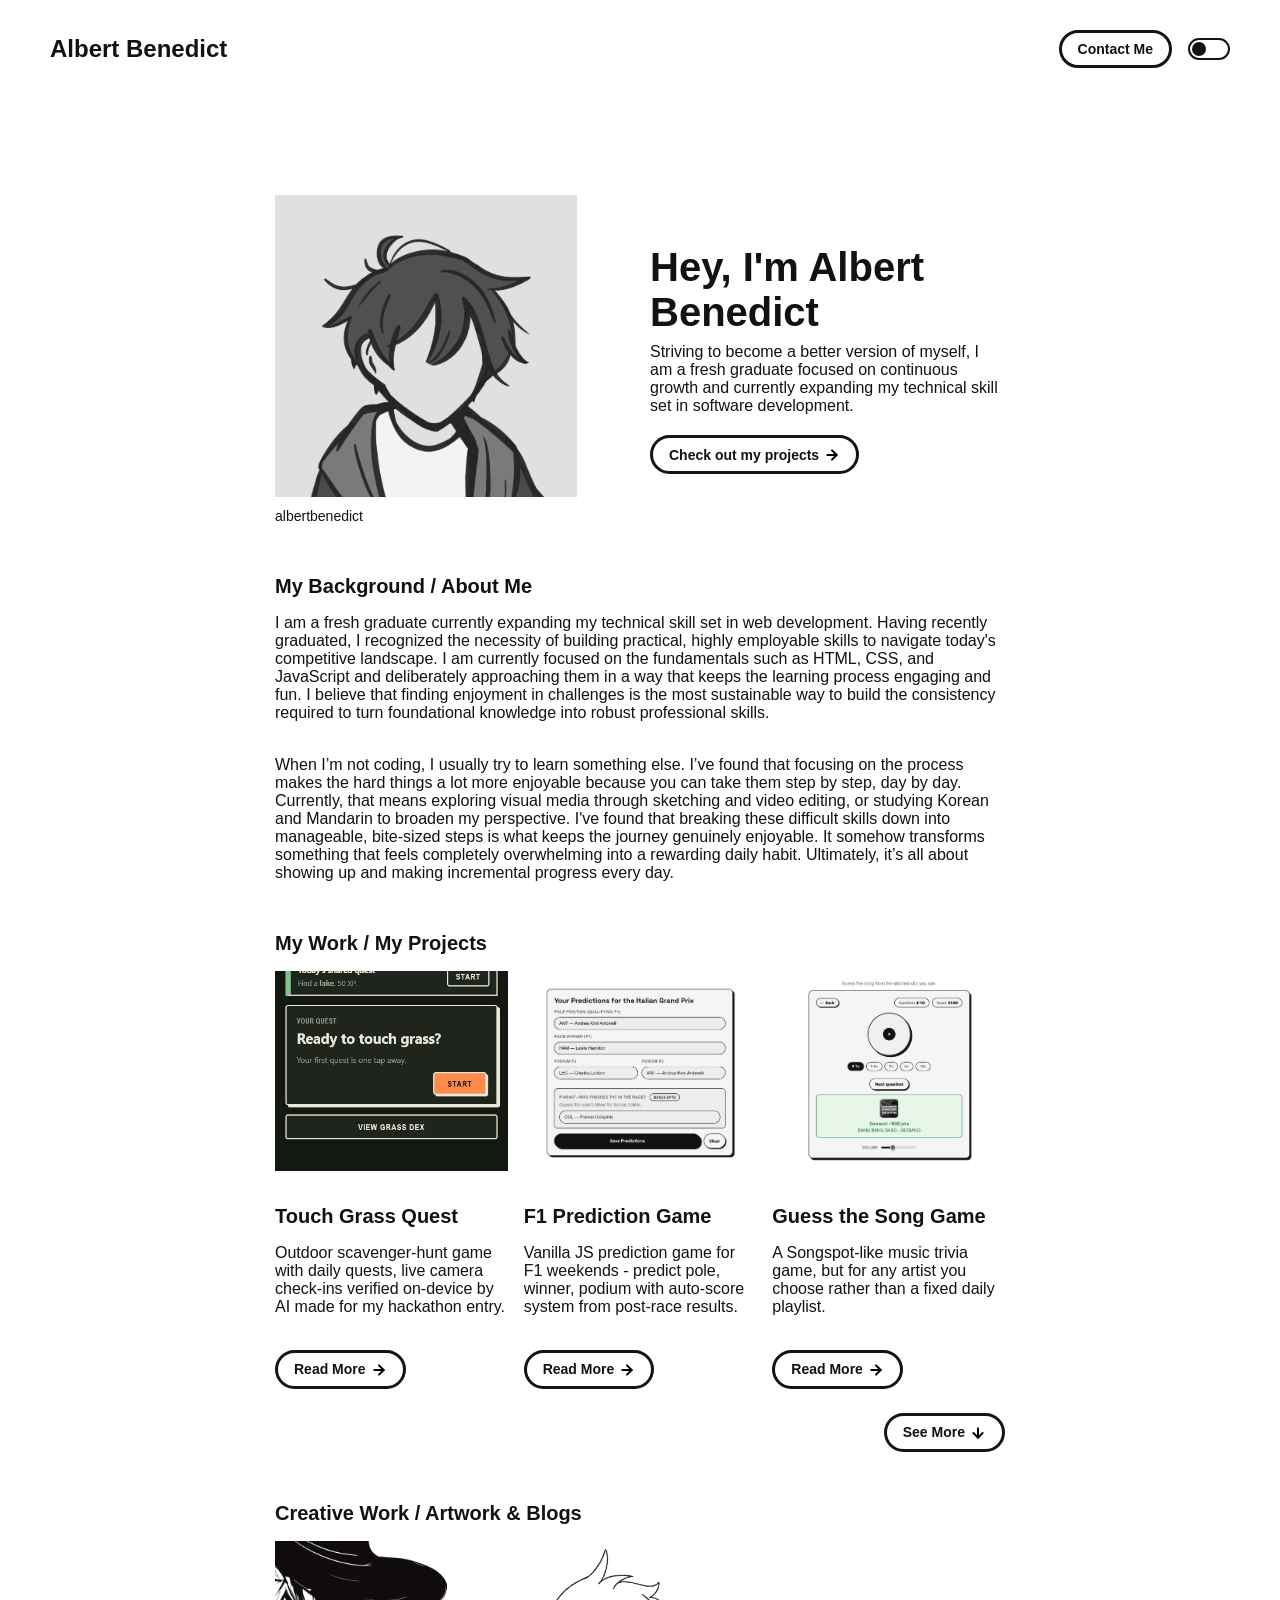
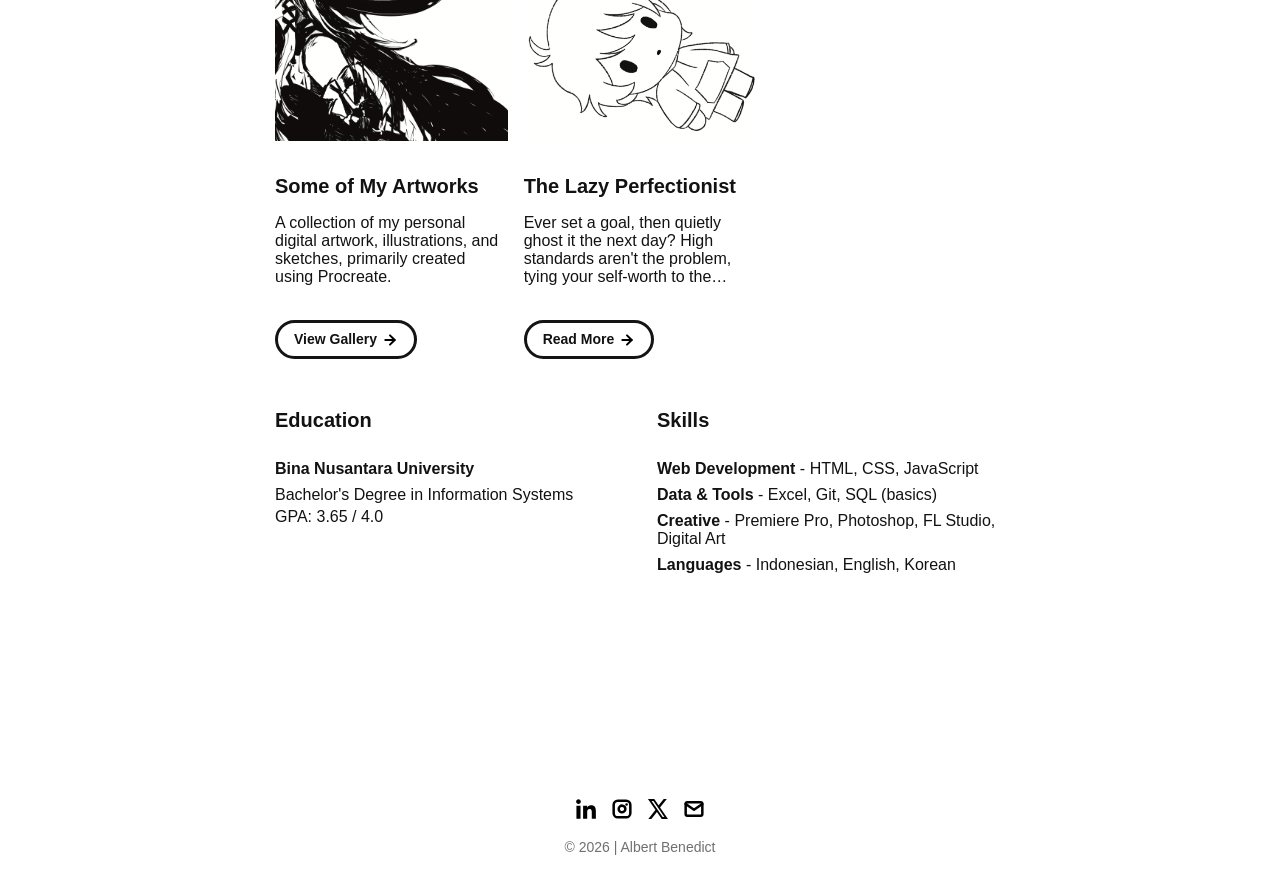
<file: index.html>
<!DOCTYPE html>
<html lang="en">

<head>
  <meta charset="utf-8">
  <script>
    (function () {
      var savedTheme = localStorage.getItem('theme');
      var prefersDark = window.matchMedia('(prefers-color-scheme: dark)').matches;
      document.documentElement.setAttribute('data-theme', savedTheme || (prefersDark ? 'dark' : 'light'));
    })();
  </script>

  <link rel="icon" href="./assets/images/favicon.png" />
  <title>Home | Albert Benedict</title>
  <meta name="description" content="Albert's Portfolio.">
  <meta name="viewport" content="width=device-width, initial-scale=1" />

  <link rel="stylesheet" href="./css/layout.css">
  <link rel="stylesheet" href="./css/typography.css">
  <link rel="stylesheet" href="./css/utilities.css">

  <script defer src="./js/script.js"></script>
</head>

<body>
  <div class="navbar">
    <a class="nav-title-link" href="./index.html">
      <span class="nav-title">Albert Benedict</span>
    </a>
    <div class="nav-right">
      <a class="button" href="mailto:albert.b.rustandi@icloud.com">
        <span class="button-text">Contact Me</span>
      </a>
      <label class="theme-toggle" for="theme-switch" title="Toggle dark mode">
        <input type="checkbox" id="theme-switch">
        <span class="toggle-track">
          <span class="toggle-thumb"></span>
        </span>
      </label>
    </div>
  </div>

  <div id="main-content">

    <div id="portfolio-header">
      <div id="portfolio-header-image-container">
        <img src="./assets/images/1455.png" class="portfolio-header-image">
        <a class="no-underline" target="_blank" href="https://github.com/albertbenedict">
          <span class="image-caption">albertbenedict</span>
        </a>
      </div>

      <div id="portfolio-header-text-container">
        <div class="header-text">
          <span class="main-title">Hey, I'm Albert Benedict</span>
          <div class="body-text">Striving to become a better version of myself, I am a fresh graduate focused on
            continuous growth and currently expanding my technical skill set in software development.</div>
        </div>
        <a class="button" id="my-work-link">
          <span class="button-text">Check out my projects</span>
          <image src="./assets/icons/arrow-right.svg" class="right-arrow-icon" />
        </a>
      </div>
    </div>

    <div id="about-section">
      <span class="subheader-text">My Background / About Me</span>
      <div class="about-section-content">
        <div class="body-text">I am a fresh graduate currently expanding my technical skill set in web development.
          Having recently graduated, I recognized the necessity of building practical, highly
          employable skills to navigate today's competitive landscape. I am currently focused on the fundamentals such
          as HTML, CSS, and JavaScript and deliberately approaching them in a way that keeps the learning process
          engaging and fun. I believe that finding enjoyment in challenges is the most sustainable way to build the
          consistency required to turn foundational knowledge into robust professional skills.</div>
        <div class="body-text">When I’m not coding, I usually try to learn something else. I’ve found that focusing on
          the process makes the hard things a lot more enjoyable because you can take them step by step, day by day.
          Currently, that means exploring visual media through sketching and video editing, or studying Korean and
          Mandarin to broaden my perspective. I've found that breaking these difficult skills down into manageable,
          bite-sized steps is what keeps the journey genuinely enjoyable. It somehow transforms something that feels
          completely overwhelming into a rewarding daily habit. Ultimately, it’s all about showing up and making
          incremental progress every day.</div>
      </div>
    </div>

    <div id="my-work-section">
      <span class="subheader-text">My Work / My Projects</span>

      <div class="projects-container">
        <div class="project-card">
          <div class="project-image-wrapper">
            <img src="./assets/images/touch-grass/welcome.png" class="project-image light-image"
              alt="Touch Grass Quest light">
            <img src="./assets/images/touch-grass/welcome.png" class="project-image dark-image"
              alt="Touch Grass Quest dark">
          </div>
          <div class="project-card-text-container">
            <div class="subheader-text project-title">Touch Grass Quest</div>
            <div class="body-text project-card-text">Outdoor scavenger-hunt game with daily quests, live camera check-ins
              verified on-device by AI made for my hackathon entry.</div>
          </div>
          <a class="button" href="./project-pages/touch-grass/">
            <span class="button-text">Read More</span>
            <image src="./assets/icons/arrow-right.svg" class="right-arrow-icon" />
          </a>
        </div>
        <div class="project-card">
          <div class="project-image-wrapper">
            <img src="./assets/images/f1-predict/predict-light.png" class="project-image light-image"
              alt="F1 Predictor light">
            <img src="./assets/images/f1-predict/predict-dark.png" class="project-image dark-image"
              alt="F1 Predictor dark">
          </div>
          <div class="project-card-text-container">
            <div class="subheader-text project-title">F1 Prediction Game</div>
            <div class="body-text project-card-text">Vanilla JS prediction game for F1 weekends - predict pole, winner,
              podium with auto-score system from post-race results.</div>
          </div>
          <a class="button" href="./project-pages/f1-prediction/">
            <span class="button-text">Read More</span>
            <image src="./assets/icons/arrow-right.svg" class="right-arrow-icon" />
          </a>
        </div>
        <div class="project-card">
          <div class="project-image-wrapper">
            <img src="./assets/images/guess-song-game/light-thumb.png" class="project-image light-image"
              alt="Guess the Song light">
            <img src="./assets/images/guess-song-game/dark-thumb.png" class="project-image dark-image"
              alt="Guess the Song dark">
          </div>
          <div class="project-card-text-container">
            <div class="subheader-text project-title">Guess the Song Game</div>
            <div class="body-text project-card-text">A Songspot-like music trivia game, but for any artist you choose
              rather than a fixed daily playlist.</div>
          </div>
          <a class="button" href="./project-pages/guess-song/">
            <span class="button-text">Read More</span>
            <image src="./assets/icons/arrow-right.svg" class="right-arrow-icon" />
          </a>
        </div>
        <div class="project-card extra-project">
          <div class="project-image-wrapper">
            <img src="./assets/images/daily-tracker/daily-light.png" class="project-image light-image"
              alt="Daily Tracker light">
            <img src="./assets/images/daily-tracker/daily-dark.png" class="project-image dark-image"
              alt="Daily Tracker dark">
          </div>
          <div class="project-card-text-container">
            <div class="subheader-text project-title">Daily Todos + Habits Tracker</div>
            <div class="body-text project-card-text">Minimal vanilla JS app to manage daily todos and track habit
              streaks. Tabs, filters, and localStorage persistence.</div>
          </div>
          <a class="button" href="./project-pages/daily-tracker/">
            <span class="button-text">Read More</span>
            <image src="./assets/icons/arrow-right.svg" class="right-arrow-icon" />
          </a>
        </div>
      </div>
      <a class="button" id="see-more-projects" role="button" tabindex="0" aria-expanded="false">
        <span class="button-text">See More</span>
        <image src="./assets/icons/arrow-right.svg" class="right-arrow-icon" />
      </a>
    </div>

    <div id="creative-work-section">
      <span class="subheader-text">Creative Work / Artwork & Blogs</span>
      <div class="projects-container">
        <div class="project-card">
          <div class="project-image-wrapper">
            <img src="./assets/images/artworks/herta.png" class="project-image light-image" alt="Artworks light">
            <img src="./assets/images/artworks/makoto.png" class="project-image dark-image" alt="Artworks dark">
          </div>
          <div class="project-card-text-container">
            <div class="subheader-text project-title">Some of My Artworks</div>
            <div class="body-text project-card-text">A collection of my personal digital artwork, illustrations, and
              sketches, primarily created using Procreate.</div>
          </div>
          <a class="button" href="./project-pages/artwork/">
            <span class="button-text">View Gallery</span>
            <image src="./assets/icons/arrow-right.svg" class="right-arrow-icon" />
          </a>
        </div>
        <div class="project-card">
          <div class="project-image-wrapper">
            <img src="./assets/images/eepy.png" class="project-image light-image" alt="Blog light">
            <img src="./assets/images/eepy.png" class="project-image dark-image" alt="Blog dark">
          </div>
          <div class="project-card-text-container">
            <div class="subheader-text project-title">The Lazy Perfectionist</div>
            <div class="body-text project-card-text">Ever set a goal, then quietly ghost it the next day? High standards
              aren't the problem, tying your self-worth to the outcome is.</div>
          </div>
          <a class="button" href="./project-pages/blog/">
            <span class="button-text">Read More</span>
            <image src="./assets/icons/arrow-right.svg" class="right-arrow-icon" />
          </a>
        </div>
      </div>
    </div>

    <div id="education-skills-section">
      <div class="info-section">
        <span class="subheader-text">Education</span>
        <div class="info-section-content">
          <div class="body-text"><span class="info-label university-name">Bina Nusantara University</span>
          </div>
          <div class="education-details">
            <div class="body-text">Bachelor's Degree in Information Systems</div>
            <div class="body-text">GPA: 3.65 / 4.0</div>
          </div>
        </div>
      </div>
      <div class="info-section">
        <span class="subheader-text">Skills</span>
        <div class="info-section-content">
          <div class="body-text"><span class="info-label">Web Development</span> - HTML, CSS, JavaScript</div>
          <div class="body-text"><span class="info-label">Data & Tools</span> - Excel, Git, SQL (basics)</div>
          <div class="body-text"><span class="info-label">Creative</span> - Premiere Pro, Photoshop, FL Studio, Digital
            Art</div>
          <div class="body-text"><span class="info-label">Languages</span> - Indonesian, English, Korean</div>
        </div>
      </div>
    </div>
  </div>

  <div id="footer">
    <div class="footer-icons">
      <a class="icon-link" target="_blank" href="https://www.linkedin.com/in/albert-benedict-rustandi/">
        <image src="./assets/icons/linkedin.svg" class="footer-icon" />
      </a>
      <a class="icon-link" target="_blank" href="https://www.instagram.com/albertbenedicttt/">
        <image src="./assets/icons/instagram.svg" class="footer-icon" />
      </a>
      <a class="icon-link" target="_blank" href="https://x.com/albertbenedict_">
        <image src="./assets/icons/x.svg" class="footer-icon" />
      </a>
      <a class="icon-link" href="mailto:albert.b.rustandi@icloud.com">
        <image src="./assets/icons/mail.svg" class="footer-icon" />
      </a>
    </div>
    <div class="footer-copyright">© 2026 | Albert Benedict</div>
  </div>

</body>

</html>
</file>
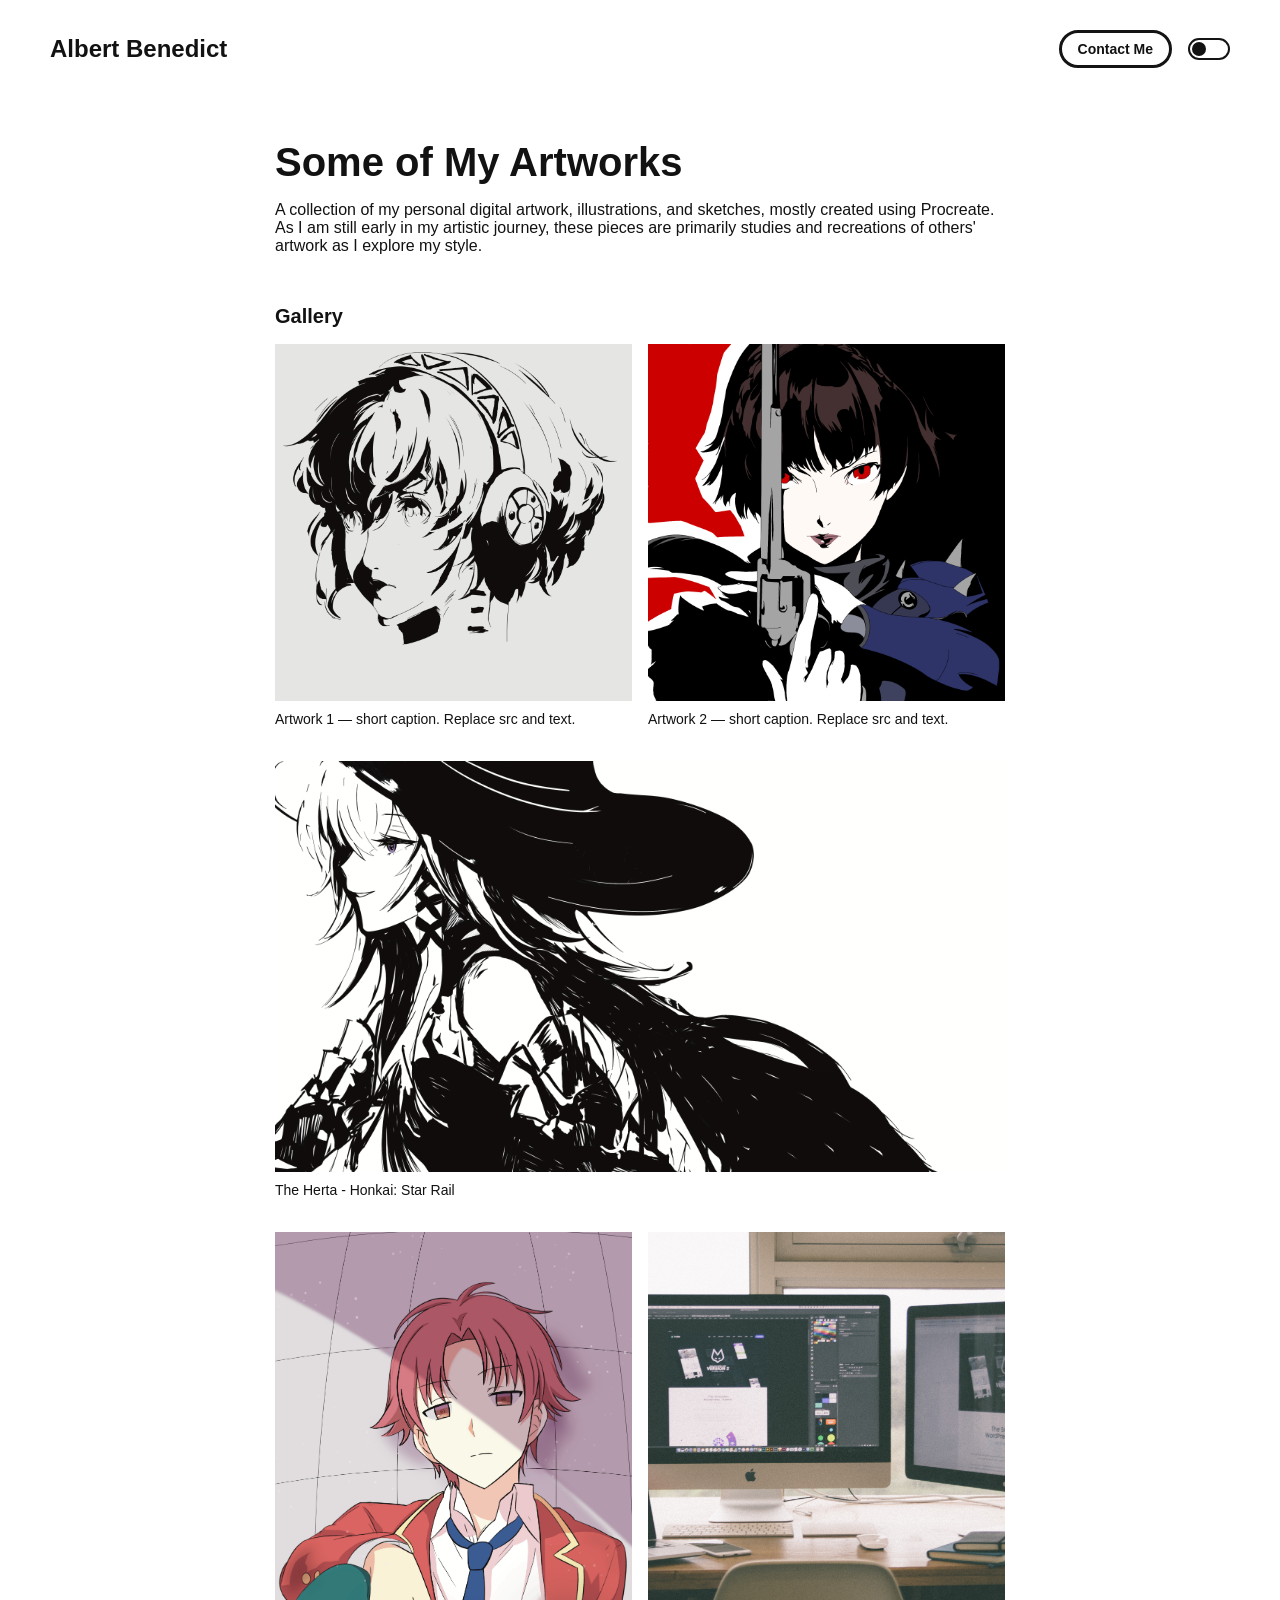
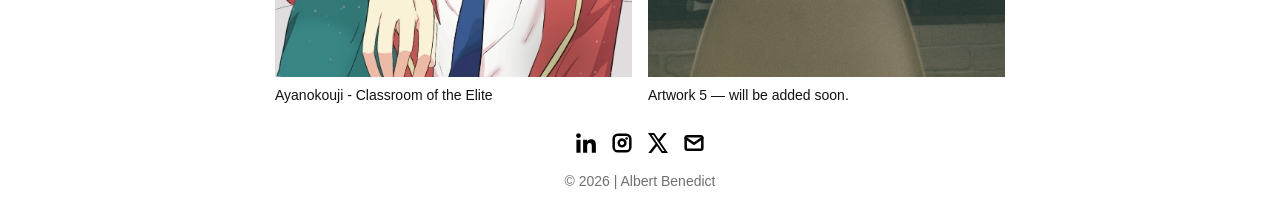
<file: project-pages/artwork/index.html>
<!DOCTYPE html>
<html lang="en">

<head>
    <meta charset="utf-8">
    <script>
        (function () {
            var savedTheme = localStorage.getItem('theme');
            var prefersDark = window.matchMedia('(prefers-color-scheme: dark)').matches;
            document.documentElement.setAttribute('data-theme', savedTheme || (prefersDark ? 'dark' : 'light'));
        })();
    </script>
    <link rel="icon" href="../../assets/images/favicon.png" />
    <title>Artwork | Albert Benedict</title>
    <meta name="description" content="A collection of personal digital artwork, illustrations, and sketches.">
    <meta name="viewport" content="width=device-width, initial-scale=1" />
    <link rel="stylesheet" href="../../css/layout.css">
    <link rel="stylesheet" href="../../css/typography.css">
    <link rel="stylesheet" href="../../css/utilities.css">
    <script defer src="../../js/script.js"></script>
</head>

<body>
    <div class="navbar">
        <a class="nav-title-link" href="../../index.html"><span class="nav-title">Albert Benedict</span></a>
        <div class="nav-right">
            <a class="button" href="mailto:albert.b.rustandi@icloud.com"><span class="button-text">Contact Me</span></a>
            <label class="theme-toggle" for="theme-switch" title="Toggle dark mode">
                <input type="checkbox" id="theme-switch"><span class="toggle-track"><span
                        class="toggle-thumb"></span></span>
            </label>
        </div>
    </div>

    <div id="main-content">
        <div id="project-header">
            <div class="main-title">Some of My Artworks</div>
            <div class="body-text">A collection of my personal digital artwork, illustrations, and sketches, mostly
                created using Procreate. As I am still early in my artistic journey, these pieces are primarily studies
                and recreations of others' artwork as I explore my style.</div>
        </div>

        <div id="project-gallery">
            <div class="subheader-text">Gallery</div>
            <div class="project-gallery-content">
                <div class="gallery-image-container half-width">
                    <img src="../../assets/images/artworks/aegis.png" class="gallery-image" alt="Artwork 1">
                    <span class="image-caption">Artwork 1 — short caption. Replace src and text.</span>
                </div>
                <div class="gallery-image-container half-width">
                    <img src="../../assets/images/artworks/makoto.png" class="gallery-image" alt="Artwork 2">
                    <span class="image-caption">Artwork 2 — short caption. Replace src and text.</span>
                </div>
                <div class="gallery-image-container">
                    <img src="../../assets/images/artworks/herta.png" class="gallery-image" alt="Artwork 3">
                    <span class="image-caption">The Herta - Honkai: Star Rail</span>
                </div>
                <div class="gallery-image-container half-width">
                    <img src="../../assets/images/artworks/ayanokouji.png" class="gallery-image" alt="Artwork 4">
                    <span class="image-caption">Ayanokouji - Classroom of the Elite</span>
                </div>
                <div class="gallery-image-container half-width">
                    <img src="../../assets/images/desktop.jpeg" class="gallery-image" alt="Artwork 5">
                    <span class="image-caption">Artwork 5 — will be added soon.</span>
                </div>
            </div>
        </div>
    </div>

    <div id="footer">
        <div class="footer-icons">
            <a class="icon-link" target="_blank" href="https://www.linkedin.com/in/albert-benedict-rustandi/"><img
                    src="../../assets/icons/linkedin.svg" class="footer-icon" /></a>
            <a class="icon-link" target="_blank" href="https://www.instagram.com/albertbenedicttt/"><img
                    src="../../assets/icons/instagram.svg" class="footer-icon" /></a>
            <a class="icon-link" target="_blank" href="https://x.com/albertbenedict_"><img src="../../assets/icons/x.svg"
                    class="footer-icon" /></a>
            <a class="icon-link" href="mailto:albert.b.rustandi@icloud.com"><img src="../../assets/icons/mail.svg"
                    class="footer-icon" /></a>
        </div>
        <div class="footer-copyright">© 2026 | Albert Benedict</div>
    </div>
</body>

</html>
</file>
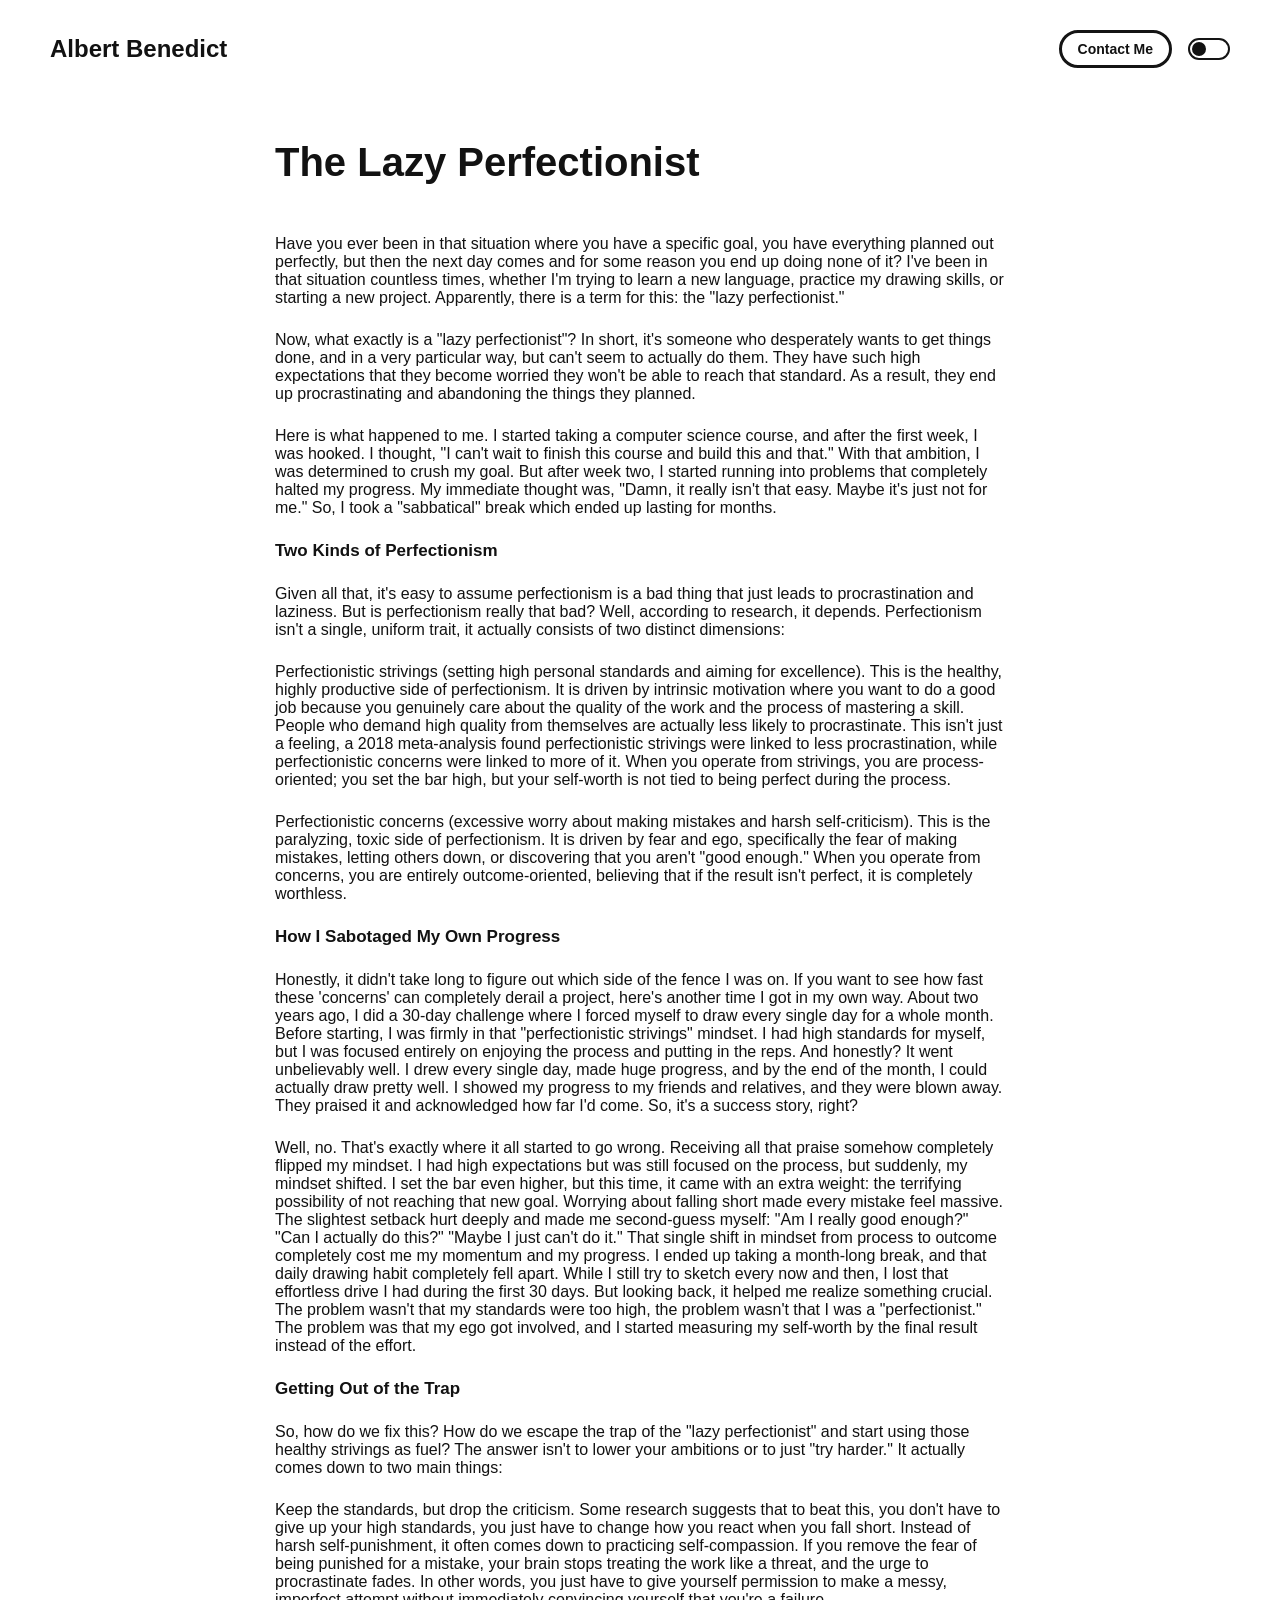
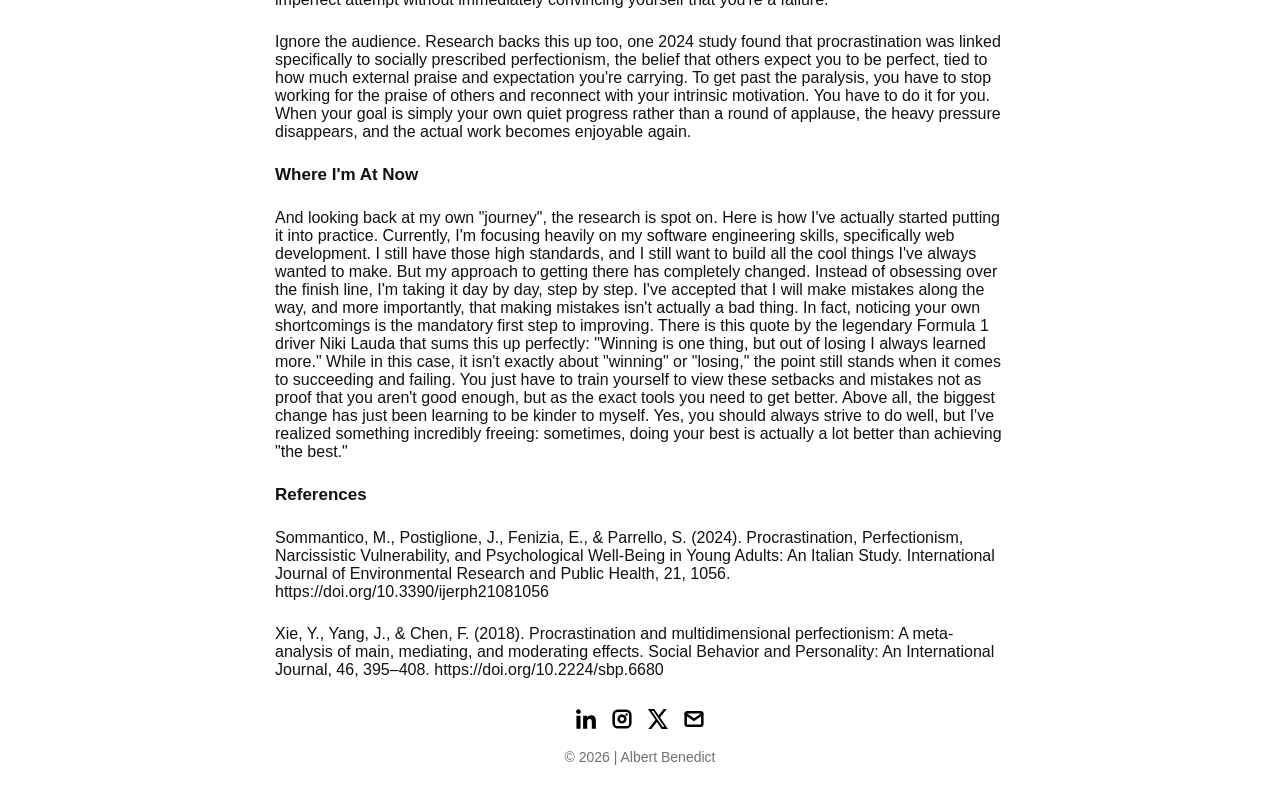
<file: project-pages/blog/index.html>
<!DOCTYPE html>
<html lang="en">

<head>
    <meta charset="utf-8">
    <script>
        (function () {
            var savedTheme = localStorage.getItem('theme');
            var prefersDark = window.matchMedia('(prefers-color-scheme: dark)').matches;
            document.documentElement.setAttribute('data-theme', savedTheme || (prefersDark ? 'dark' : 'light'));
        })();
    </script>
    <link rel="icon" href="../../assets/images/favicon.png" />
    <title>The Lazy Perfectionist | Albert Benedict</title>
    <meta name="description"
        content="On wanting things a very particular way — and how high standards become procrastination when self-worth gets tied to the outcome. A reflection on strivings vs concerns, and learning to keep the bar high while dropping the self-criticism.">
    <meta name="viewport" content="width=device-width, initial-scale=1" />
    <link rel="stylesheet" href="../../css/layout.css">
    <link rel="stylesheet" href="../../css/typography.css">
    <link rel="stylesheet" href="../../css/utilities.css">
    <script defer src="../../js/script.js"></script>
</head>

<body>
    <div class="navbar">
        <a class="nav-title-link" href="../../index.html"><span class="nav-title">Albert Benedict</span></a>
        <div class="nav-right">
            <a class="button" href="mailto:albert.b.rustandi@icloud.com"><span class="button-text">Contact Me</span></a>
            <label class="theme-toggle" for="theme-switch" title="Toggle dark mode">
                <input type="checkbox" id="theme-switch"><span class="toggle-track"><span
                        class="toggle-thumb"></span></span>
            </label>
        </div>
    </div>

    <div id="main-content">
        <div id="project-header">
            <div class="main-title">The Lazy Perfectionist</div>
        </div>
        <div id="project-details">
            <div class="project-details-content blog-content">
                <div class="body-text">Have you ever been in that situation where you have a specific goal, you have
                    everything planned out perfectly, but then the next day comes and for some reason you end up doing
                    none of it? I've been in that situation countless times, whether I'm trying to learn a new language,
                    practice my drawing skills, or starting a new project. Apparently, there is a term for this: the
                    "lazy perfectionist."</div>

                <div class="body-text">Now, what exactly is a "lazy perfectionist"? In short, it's someone who
                    desperately wants to get things done, and in a very particular way, but can't seem to actually do
                    them. They have such high expectations that they become worried they won't be able to reach that
                    standard. As a result, they end up procrastinating and abandoning the things they planned.</div>

                <div class="body-text">Here is what happened to me. I started taking a computer science course, and
                    after the first week, I was hooked. I thought, "I can't wait to finish this course and build this
                    and that." With that ambition, I was determined to crush my goal. But after week two, I started
                    running into problems that completely halted my progress. My immediate thought was, "Damn, it really
                    isn't that easy. Maybe it's just not for me." So, I took a "sabbatical" break which ended up lasting
                    for months.</div>

                <div class="body-text" style="font-size: 17px; font-weight: 700;">Two Kinds of Perfectionism</div>

                <div class="body-text">Given all that, it's easy to assume perfectionism is a bad thing that just leads
                    to procrastination and laziness. But is perfectionism really that bad? Well, according to research,
                    it depends. Perfectionism isn't a single, uniform trait, it actually consists of two distinct
                    dimensions:</div>

                <div class="body-text">Perfectionistic strivings (setting high personal standards and aiming for
                    excellence). This is the healthy, highly productive side of perfectionism. It is driven by intrinsic
                    motivation where you want to do a good job because you genuinely care about the quality of the work
                    and the process of mastering a skill. People who demand high quality from themselves are actually
                    less likely to procrastinate. This isn't just a feeling, a 2018 meta-analysis found perfectionistic
                    strivings were linked to less procrastination, while perfectionistic concerns were linked to more of
                    it. When you operate from strivings, you are process-oriented; you set the bar high, but your
                    self-worth is not tied to being perfect during the process.</div>

                <div class="body-text">Perfectionistic concerns (excessive worry about making mistakes and harsh
                    self-criticism). This is the paralyzing, toxic side of perfectionism. It is driven by fear and ego,
                    specifically the fear of making mistakes, letting others down, or discovering that you aren't "good
                    enough." When you operate from concerns, you are entirely outcome-oriented, believing that if the
                    result isn't perfect, it is completely worthless.</div>

                <div class="body-text" style="font-size: 17px; font-weight: 700;">How I Sabotaged My Own Progress</div>

                <div class="body-text">Honestly, it didn't take long to figure out which side of the fence I was on. If
                    you want to see how fast these 'concerns' can completely derail a project, here's another time I got
                    in my own way. About two years ago, I did a 30-day challenge where I forced myself to draw every
                    single day for a whole month. Before starting, I was firmly in that "perfectionistic strivings"
                    mindset. I had high standards for myself, but I was focused entirely on enjoying the process and
                    putting in the reps. And honestly? It went unbelievably well. I drew every single day, made huge
                    progress, and by the end of the month, I could actually draw pretty well. I showed my progress to my
                    friends and relatives, and they were blown away. They praised it and acknowledged how far I'd come.
                    So, it's a success story, right?</div>

                <div class="body-text">Well, no. That's exactly where it all started to go wrong. Receiving all that
                    praise somehow completely flipped my mindset. I had high expectations but was still focused on the
                    process, but suddenly, my mindset shifted. I set the bar even higher, but this time, it came with an
                    extra weight: the terrifying possibility of not reaching that new goal. Worrying about falling short
                    made every mistake feel massive. The slightest setback hurt deeply and made me second-guess myself:
                    "Am I really good enough?" "Can I actually do this?" "Maybe I just can't do it." That single shift
                    in mindset from process to outcome completely cost me my momentum and my progress. I ended up taking
                    a month-long break, and that daily drawing habit completely fell apart. While I still try to sketch
                    every now and then, I lost that effortless drive I had during the first 30 days. But looking back,
                    it helped me realize something crucial. The problem wasn't that my standards were too high, the
                    problem wasn't that I was a "perfectionist." The problem was that my ego got involved, and I started
                    measuring my self-worth by the final result instead of the effort.</div>

                <div class="body-text" style="font-size: 17px; font-weight: 700;">Getting Out of the Trap</div>

                <div class="body-text">So, how do we fix this? How do we escape the trap of the "lazy perfectionist" and
                    start using those healthy strivings as fuel? The answer isn't to lower your ambitions or to just
                    "try harder." It actually comes down to two main things:</div>

                <div class="body-text">Keep the standards, but drop the criticism. Some research suggests that to beat
                    this, you don't have to give up your high standards, you just have to change how you react when you
                    fall short. Instead of harsh self-punishment, it often comes down to practicing self-compassion. If
                    you remove the fear of being punished for a mistake, your brain stops treating the work like a
                    threat, and the urge to procrastinate fades. In other words, you just have to give yourself
                    permission to make a messy, imperfect attempt without immediately convincing yourself that you're a
                    failure.</div>

                <div class="body-text">Ignore the audience. Research backs this up too, one 2024 study found that
                    procrastination was linked specifically to socially prescribed perfectionism, the belief that others
                    expect you to be perfect, tied to how much external praise and expectation you're carrying. To get
                    past the paralysis, you have to stop working for the praise of
                    others and reconnect with your intrinsic motivation. You have to do it for you. When your goal is
                    simply your own quiet progress rather than a round of applause, the heavy pressure disappears, and
                    the actual work becomes enjoyable again.</div>

                <div class="body-text" style="font-size: 17px; font-weight: 700;">Where I'm At Now</div>

                <div class="body-text">And looking back at my own "journey", the research is spot on. Here is how I've
                    actually started putting it into practice. Currently, I'm focusing heavily on my software
                    engineering skills, specifically web development. I still have those high standards, and I still
                    want to build all the cool things I've always wanted to make. But my approach to getting there has
                    completely changed. Instead of obsessing over the finish line, I'm taking it day by day, step by
                    step. I've accepted that I will make mistakes along the way, and more importantly, that making
                    mistakes isn't actually a bad thing. In fact, noticing your own shortcomings is the mandatory first
                    step to improving. There is this quote by the legendary Formula 1 driver Niki Lauda that sums this
                    up perfectly: "Winning is one thing, but out of losing I always learned more." While in this case,
                    it isn't exactly about "winning" or "losing," the point still stands when it comes to succeeding and
                    failing. You just have to train yourself to view these setbacks and mistakes not as proof that you
                    aren't good enough, but as the exact tools you need to get better. Above all, the biggest change has
                    just been learning to be kinder to myself. Yes, you should always strive to do well, but I've
                    realized something incredibly freeing: sometimes, doing your best is actually a lot better than
                    achieving "the best."</div>

                <div class="body-text" style="font-size: 17px; font-weight: 700;">References</div>

                <div class="body-text">Sommantico, M., Postiglione, J., Fenizia, E., &amp; Parrello, S. (2024).
                    Procrastination, Perfectionism, Narcissistic Vulnerability, and Psychological Well-Being in Young
                    Adults: An Italian Study. International Journal of Environmental Research and Public Health, 21,
                    1056. https://doi.org/10.3390/ijerph21081056</div>

                <div class="body-text">Xie, Y., Yang, J., &amp; Chen, F. (2018). Procrastination and multidimensional
                    perfectionism: A meta-analysis of main, mediating, and moderating effects. Social Behavior and
                    Personality: An International Journal, 46, 395–408. https://doi.org/10.2224/sbp.6680</div>
            </div>
        </div>
    </div>

    <div id="footer">
        <div class="footer-icons">
            <a class="icon-link" target="_blank" href="https://www.linkedin.com/in/albert-benedict-rustandi/"><img
                    src="../../assets/icons/linkedin.svg" class="footer-icon" /></a>
            <a class="icon-link" target="_blank" href="https://www.instagram.com/albertbenedicttt/"><img
                    src="../../assets/icons/instagram.svg" class="footer-icon" /></a>
            <a class="icon-link" target="_blank" href="https://x.com/albertbenedict_"><img src="../../assets/icons/x.svg"
                    class="footer-icon" /></a>
            <a class="icon-link" href="mailto:albert.b.rustandi@icloud.com"><img src="../../assets/icons/mail.svg"
                    class="footer-icon" /></a>
        </div>
        <div class="footer-copyright">© 2026 | Albert Benedict</div>
    </div>
</body>

</html>
</file>
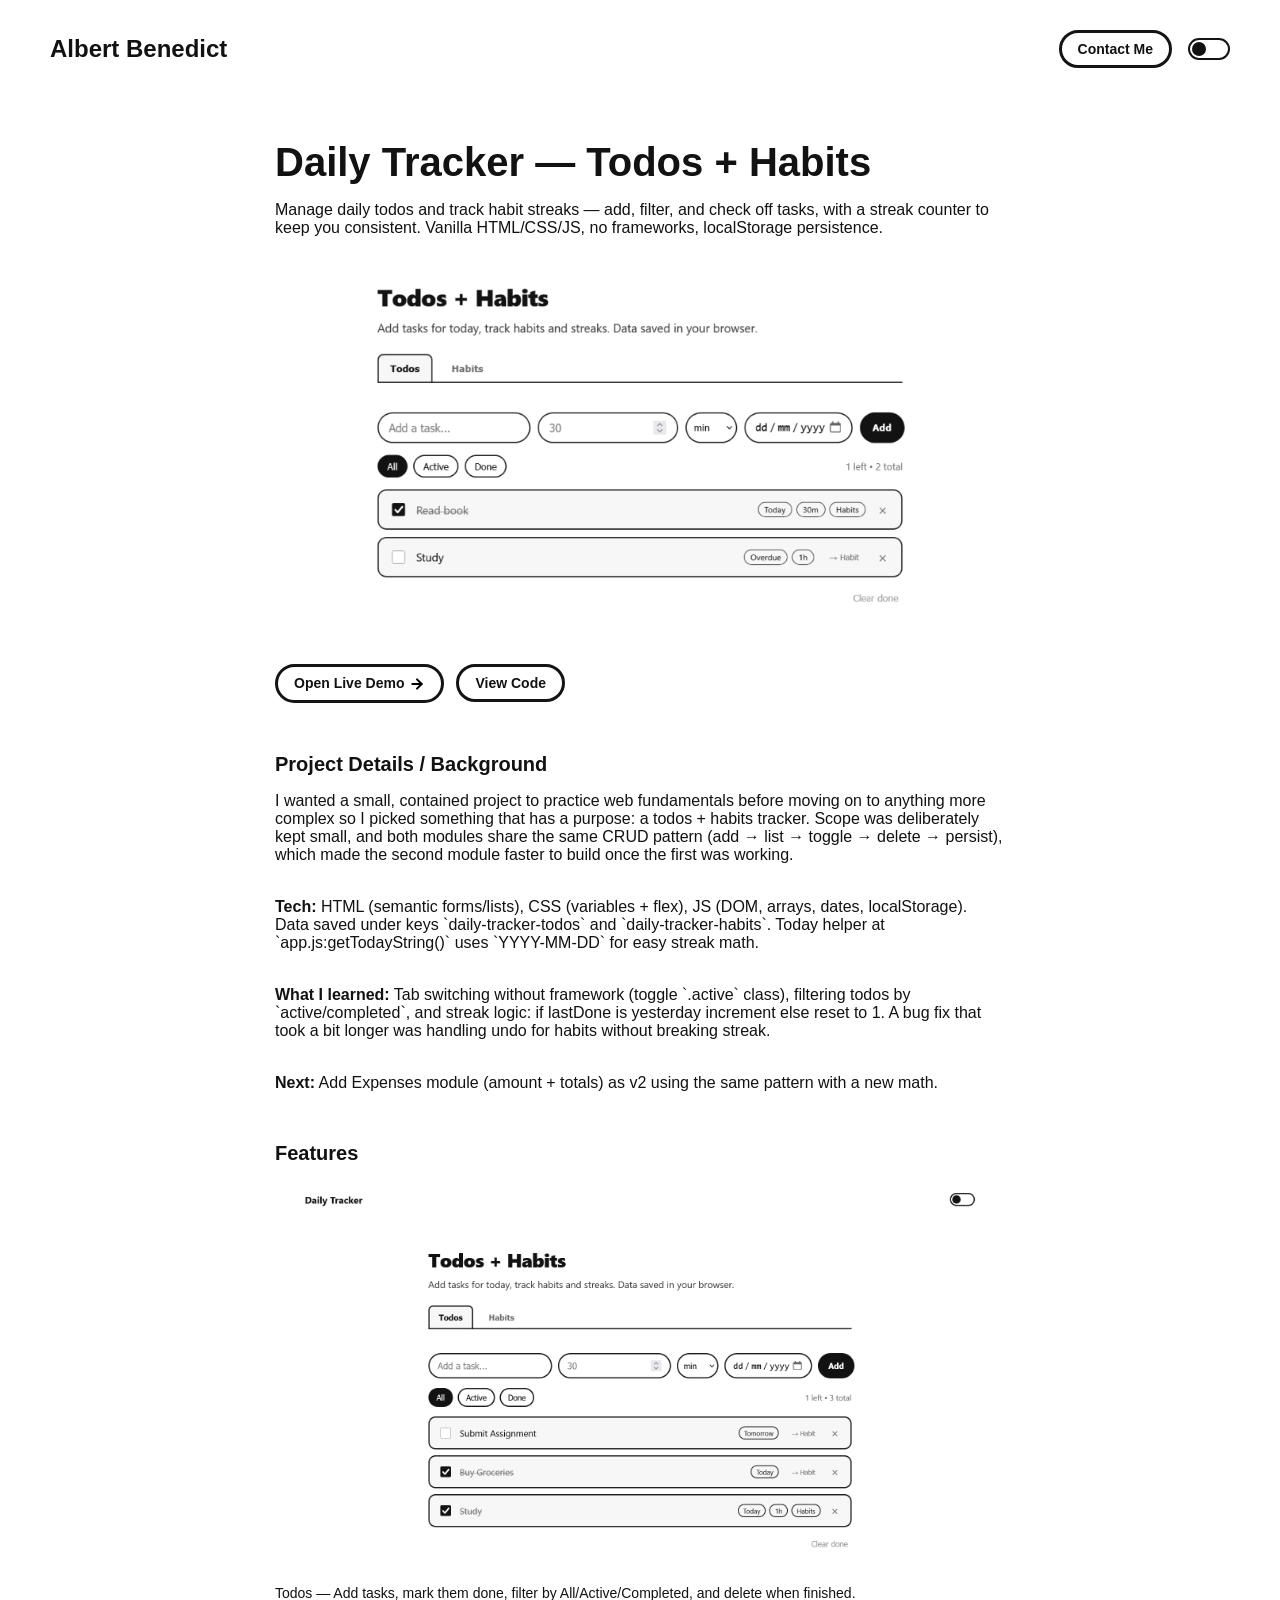
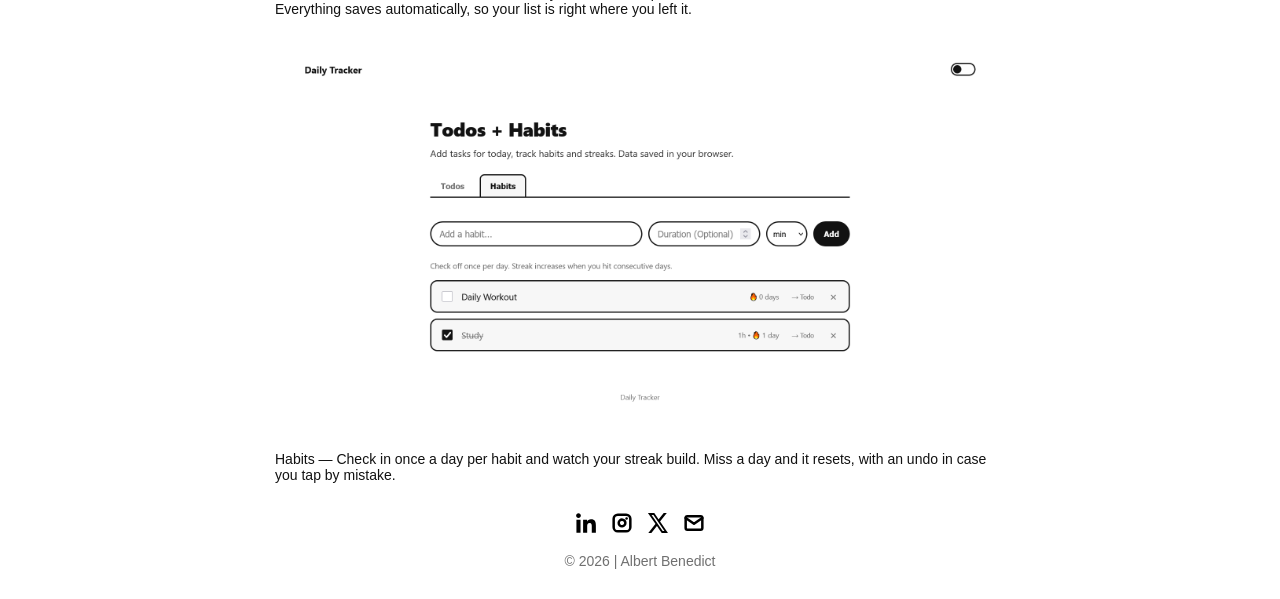
<file: project-pages/daily-tracker/index.html>
<!DOCTYPE html>
<html lang="en">

<head>
  <meta charset="utf-8">
  <script>
    (function () {
      var savedTheme = localStorage.getItem('theme');
      var prefersDark = window.matchMedia('(prefers-color-scheme: dark)').matches;
      document.documentElement.setAttribute('data-theme', savedTheme || (prefersDark ? 'dark' : 'light'));
    })();
  </script>
  <link rel="icon" href="../../assets/images/favicon.png" />
  <title>Daily Tracker | Albert Benedict</title>
  <meta name="description" content="Todos + Habits tracker built with vanilla HTML/CSS/JS.">
  <meta name="viewport" content="width=device-width, initial-scale=1" />
  <link rel="stylesheet" href="../../css/layout.css">
  <link rel="stylesheet" href="../../css/typography.css">
  <link rel="stylesheet" href="../../css/utilities.css">
  <script defer src="../../js/script.js"></script>
</head>

<body>
  <div class="navbar">
    <a class="nav-title-link" href="../../index.html"><span class="nav-title">Albert Benedict</span></a>
    <div class="nav-right">
      <a class="button" href="mailto:albert.b.rustandi@icloud.com"><span class="button-text">Contact Me</span></a>
      <label class="theme-toggle" for="theme-switch" title="Toggle dark mode">
        <input type="checkbox" id="theme-switch"><span class="toggle-track"><span class="toggle-thumb"></span></span>
      </label>
    </div>
  </div>

  <div id="main-content">
    <div id="project-header">
      <div class="main-title">Daily Tracker — Todos + Habits</div>
      <div class="body-text">Manage daily todos and track habit streaks — add, filter, and check off tasks, with a
        streak counter to keep you consistent. Vanilla HTML/CSS/JS, no frameworks, localStorage persistence.</div>
      <div class="project-header-image-wrapper">
        <img class="project-header-image light-image" src="../../assets/images/daily-tracker/daily-light.png"
          alt="Daily Tracker light">
        <img class="project-header-image dark-image" src="../../assets/images/daily-tracker/daily-dark.png"
          alt="Daily Tracker dark">
      </div>
      <div class="project-links"><a class="button" href="https://albertbenedict.github.io/daily-tracker/"
          target="_blank"><span class="button-text">Open Live Demo</span><img src="../../assets/icons/arrow-right.svg"
            class="right-arrow-icon"></a> <a class="button" href="https://github.com/albertbenedict/daily-tracker"
          target="_blank"><span class="button-text">View Code</span></a></div>
    </div>

    <div id="project-details">
      <div class="subheader-text">Project Details / Background</div>
      <div class="project-details-content">
        <div class="body-text">I wanted a small, contained project to practice web fundamentals before moving on to
          anything more complex so I picked something that has a purpose: a todos + habits tracker. Scope was
          deliberately
          kept small, and both modules share the same CRUD pattern (add → list → toggle → delete → persist), which made
          the second module faster to build once the first was working.</div>
        <div class="body-text"><strong>Tech:</strong> HTML (semantic forms/lists), CSS (variables + flex), JS (DOM,
          arrays, dates, localStorage). Data saved under keys `daily-tracker-todos` and `daily-tracker-habits`. Today
          helper at `app.js:getTodayString()` uses `YYYY-MM-DD` for easy streak math.
        </div>
        <div class="body-text"><strong>What I learned:</strong> Tab switching without framework (toggle `.active`
          class), filtering todos by `active/completed`, and streak logic: if lastDone is yesterday increment else reset
          to 1. A bug fix that took a bit longer was handling undo for habits without breaking streak.</div>
        <div class="body-text"><strong>Next:</strong> Add Expenses module (amount + totals) as v2 using the same pattern
          with a new math.</div>
      </div>
    </div>

    <div id="project-gallery">
      <div class="subheader-text">Features</div>
      <div class="project-gallery-content">
        <div class="gallery-image-container">
          <div class="gallery-image-wrapper">
            <img src="../../assets/images/daily-tracker/todo-light.png" class="gallery-image light-image"
              alt="Todos light">
            <img src="../../assets/images/daily-tracker/todo-dark.png" class="gallery-image dark-image" alt="Todos dark">
          </div>
          <span class="image-caption">Todos — Add tasks, mark them done, filter by All/Active/Completed, and delete when
            finished.<br> Everything saves automatically, so your list is right where you left it.</span>
        </div>
        <div class="gallery-image-container">
          <div class="gallery-image-wrapper">
            <img src="../../assets/images/daily-tracker/habits-light.png" class="gallery-image light-image"
              alt="Habits light">
            <img src="../../assets/images/daily-tracker/habits-dark.png" class="gallery-image dark-image"
              alt="Habits dark">
          </div>
          <span class="image-caption">Habits — Check in once a day per habit and watch your streak build. Miss a day and
            it resets, with an undo in case you tap by mistake.</span>
        </div>
      </div>
    </div>
  </div>

  <div id="footer">
    <div class="footer-icons">
      <a class="icon-link" target="_blank" href="https://www.linkedin.com/in/albert-benedict-rustandi/"><img
          src="../../assets/icons/linkedin.svg" class="footer-icon" /></a>
      <a class="icon-link" target="_blank" href="https://www.instagram.com/albertbenedicttt/"><img
          src="../../assets/icons/instagram.svg" class="footer-icon" /></a>
      <a class="icon-link" target="_blank" href="https://x.com/albertbenedict_"><img src="../../assets/icons/x.svg"
          class="footer-icon" /></a>
      <a class="icon-link" href="mailto:albert.b.rustandi@icloud.com"><img src="../../assets/icons/mail.svg"
          class="footer-icon" /></a>
    </div>
    <div class="footer-copyright">© 2026 | Albert Benedict</div>
  </div>
</body>

</html>
</file>
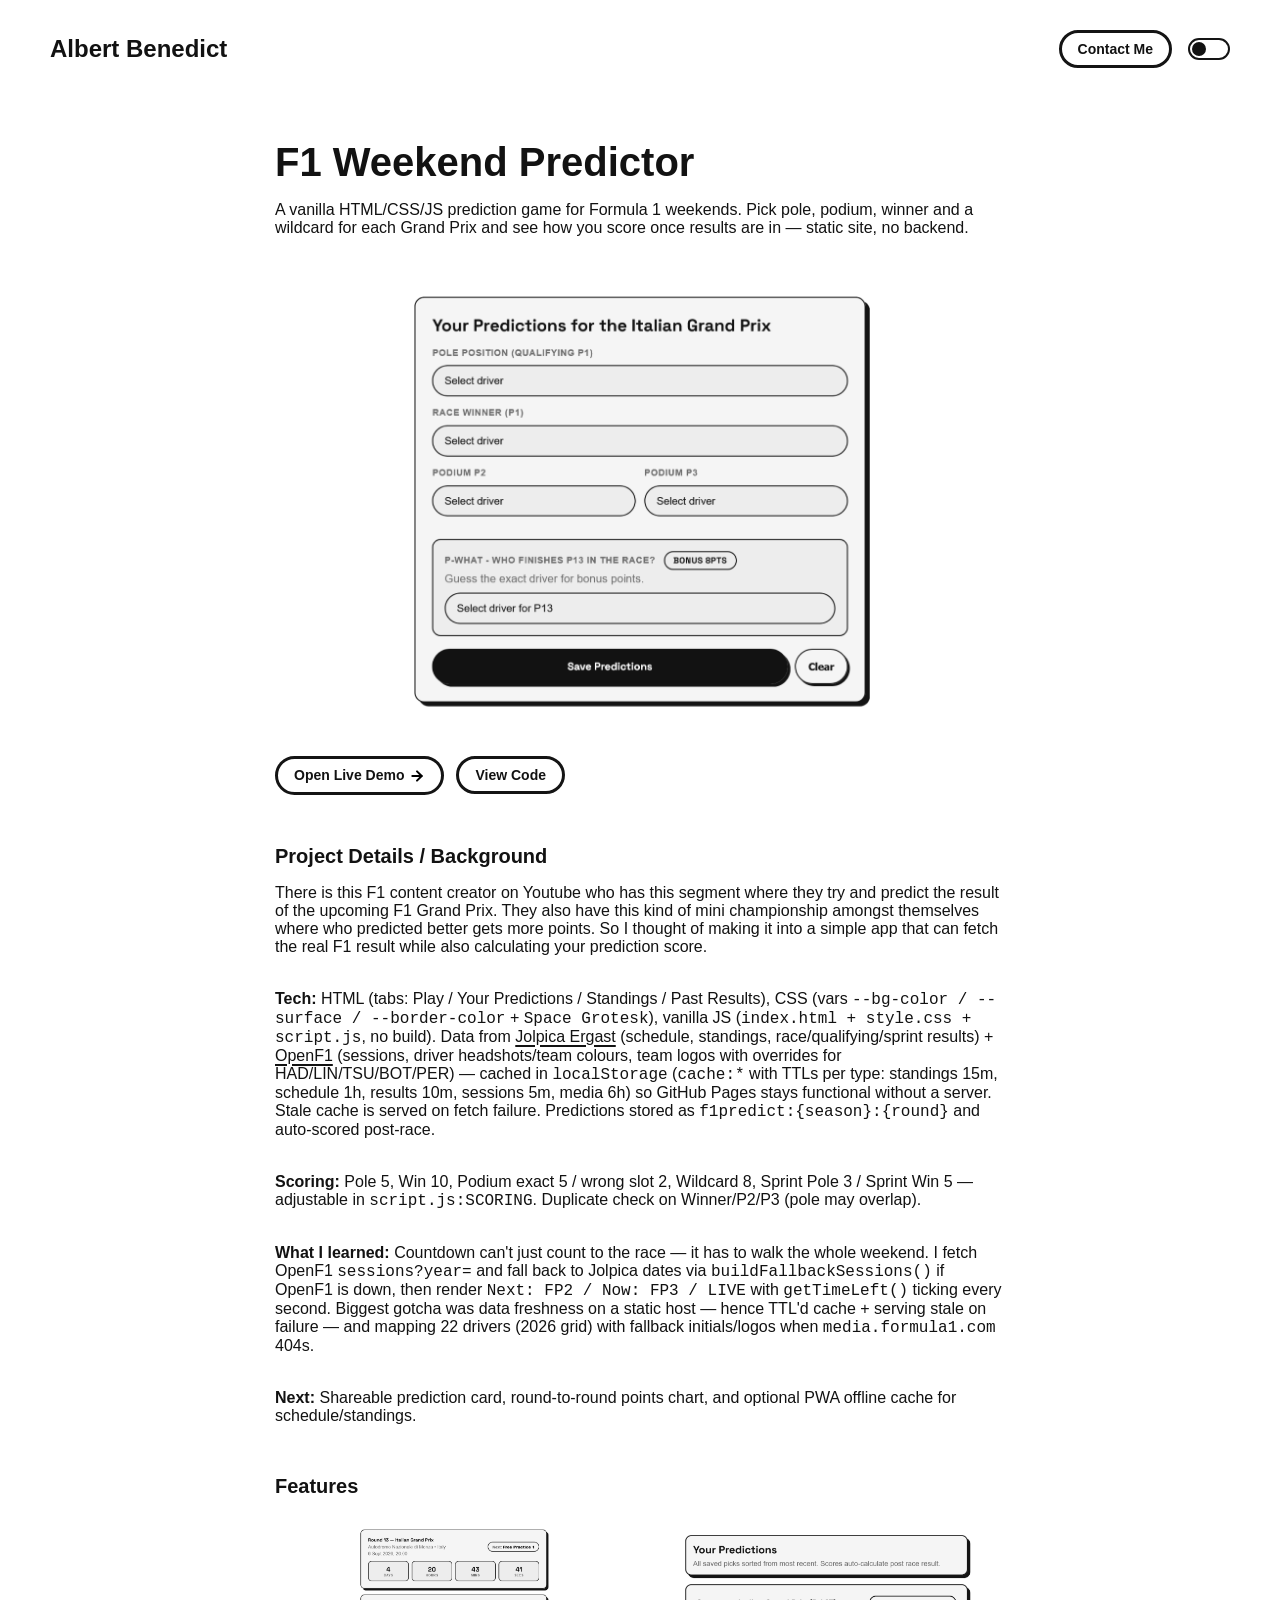
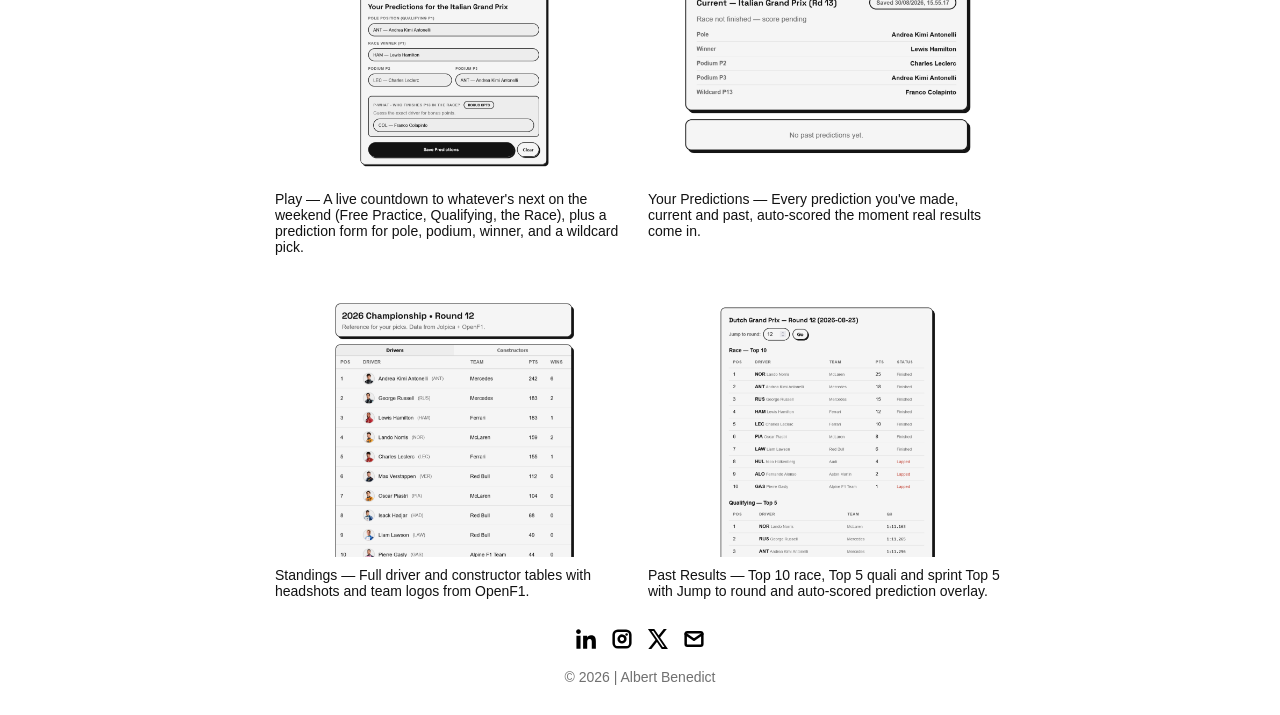
<file: project-pages/f1-prediction/index.html>
<!DOCTYPE html>
<html lang="en">

<head>
    <meta charset="utf-8">
    <script>
        (function () {
            var savedTheme = localStorage.getItem('theme');
            var prefersDark = window.matchMedia('(prefers-color-scheme: dark)').matches;
            document.documentElement.setAttribute('data-theme', savedTheme || (prefersDark ? 'dark' : 'light'));
        })();
    </script>
    <link rel="icon" href="../../assets/images/favicon.png" />
    <title>F1 Weekend Predictor | Albert Benedict</title>
    <meta name="description"
        content="Pick pole, winner, podium, sprint and wildcard for each F1 weekend and auto-score vs live results. Vanilla HTML/CSS/JS, Jolpica + OpenF1, cached via localStorage.">
    <meta name="viewport" content="width=device-width, initial-scale=1" />
    <link rel="stylesheet" href="../../css/layout.css">
    <link rel="stylesheet" href="../../css/typography.css">
    <link rel="stylesheet" href="../../css/utilities.css">
    <script defer src="../../js/script.js"></script>
</head>

<body>
    <div class="navbar">
        <a class="nav-title-link" href="../../index.html"><span class="nav-title">Albert Benedict</span></a>
        <div class="nav-right">
            <a class="button" href="mailto:albert.b.rustandi@icloud.com"><span class="button-text">Contact Me</span></a>
            <label class="theme-toggle" for="theme-switch" title="Toggle dark mode">
                <input type="checkbox" id="theme-switch"><span class="toggle-track"><span
                        class="toggle-thumb"></span></span>
            </label>
        </div>
    </div>

    <div id="main-content">
        <div id="project-header">
            <div class="main-title">F1 Weekend Predictor</div>
            <div class="body-text">A vanilla HTML/CSS/JS prediction game for Formula 1 weekends. Pick pole, podium,
                winner and a wildcard for each Grand Prix and see how you score once results are in — static site, no
                backend.</div>
            <div class="project-header-image-wrapper">
                <img class="project-header-image light-image" src="../../assets/images/f1-predict/predict-blank-light.png"
                    alt="F1 Predictor light">
                <img class="project-header-image dark-image" src="../../assets/images/f1-predict/predict-blank-dark.png"
                    alt="F1 Predictor dark">
            </div>
            <div class="project-links"><a class="button" href="https://albertbenedict.github.io/f1-prediction/"
                    target="_blank"><span class="button-text">Open Live
                        Demo</span><img src="../../assets/icons/arrow-right.svg" class="right-arrow-icon"></a> <a
                    class="button" href="https://github.com/albertbenedict/f1-prediction" target="_blank"><span
                        class="button-text">View
                        Code</span></a></div>
        </div>

        <div id="project-details">
            <div class="subheader-text">Project Details / Background</div>
            <div class="project-details-content">
                <div class="body-text">There is this F1 content creator on Youtube who has this segment where they try
                    and predict the result of the upcoming F1 Grand Prix. They also have this kind of mini championship
                    amongst themselves where who predicted better gets more points. So I thought of making it into a
                    simple app that can fetch the real F1 result while also calculating your prediction score.</div>
                <div class="body-text"><strong>Tech:</strong> HTML (tabs: Play / Your Predictions / Standings / Past
                    Results), CSS (vars <code>--bg-color / --surface / --border-color</code> +
                    <code>Space Grotesk</code>), vanilla JS (<code>index.html + style.css + script.js</code>, no build).
                    Data from <a href="https://github.com/jolpica/jolpica-f1">Jolpica Ergast</a> (schedule, standings,
                    race/qualifying/sprint results) + <a href="https://openf1.org/">OpenF1</a> (sessions, driver
                    headshots/team colours, team logos with overrides for HAD/LIN/TSU/BOT/PER) — cached in
                    <code>localStorage</code> (<code>cache:*</code> with TTLs per type: standings 15m, schedule 1h,
                    results 10m, sessions 5m, media 6h) so GitHub Pages stays functional without a server. Stale cache
                    is served on fetch failure. Predictions stored as <code>f1predict:{season}:{round}</code> and
                    auto-scored post-race.
                </div>
                <div class="body-text"><strong>Scoring:</strong> Pole 5, Win 10, Podium exact 5 / wrong slot 2, Wildcard
                    8, Sprint Pole 3 / Sprint Win 5 — adjustable in <code>script.js:SCORING</code>. Duplicate check on
                    Winner/P2/P3 (pole may overlap).</div>
                <div class="body-text"><strong>What I learned:</strong> Countdown can't just count to the race — it has
                    to walk the whole weekend. I fetch OpenF1 <code>sessions?year=</code> and fall back to Jolpica dates
                    via <code>buildFallbackSessions()</code> if OpenF1 is down, then render
                    <code>Next: FP2 / Now: FP3 / LIVE</code> with <code>getTimeLeft()</code> ticking every second.
                    Biggest gotcha was data freshness on a static host — hence TTL'd cache + serving stale on failure —
                    and mapping 22 drivers (2026 grid) with fallback initials/logos when <code>media.formula1.com</code>
                    404s.
                </div>
                <div class="body-text"><strong>Next:</strong> Shareable prediction card, round-to-round points chart,
                    and optional PWA offline cache for schedule/standings.</div>
            </div>
        </div>

        <div id="project-gallery">
            <div class="subheader-text">Features</div>
            <div class="project-gallery-content">
                <div class="gallery-image-container half-width">
                    <div class="gallery-image-wrapper">
                        <img src="../../assets/images/f1-predict/full-predict-light.png" class="gallery-image light-image"
                            alt="Play tab light">
                        <img src="../../assets/images/f1-predict/full-predict-dark.png" class="gallery-image dark-image"
                            alt="Play tab dark">
                    </div>
                    <span class="image-caption">Play — A live countdown to whatever's next on the weekend (Free
                        Practice, Qualifying, the Race), plus a prediction form for pole, podium, winner, and a wildcard
                        pick.</span>
                </div>
                <div class="gallery-image-container half-width">
                    <div class="gallery-image-wrapper">
                        <img src="../../assets/images/f1-predict/prediction-light.png" class="gallery-image light-image"
                            alt="Predictions tab light">
                        <img src="../../assets/images/f1-predict/prediction-dark.png" class="gallery-image dark-image"
                            alt="Predictions tab dark">
                    </div>
                    <span class="image-caption">Your Predictions — Every prediction you've made, current and past,
                        auto-scored the moment real results come in.</span>
                </div>
                <div class="gallery-image-container half-width">
                    <div class="gallery-image-wrapper">
                        <img src="../../assets/images/f1-predict/standings-light.png" class="gallery-image light-image"
                            alt="Standings light">
                        <img src="../../assets/images/f1-predict/standings-dark.png" class="gallery-image dark-image"
                            alt="Standings dark">
                    </div>
                    <span class="image-caption">Standings — Full driver and constructor tables with headshots and team
                        logos from OpenF1.</span>
                </div>
                <div class="gallery-image-container half-width">
                    <div class="gallery-image-wrapper">
                        <img src="../../assets/images/f1-predict/results-light.png" class="gallery-image light-image"
                            alt="Results light">
                        <img src="../../assets/images/f1-predict/results-dark.png" class="gallery-image dark-image"
                            alt="Results dark">
                    </div>
                    <span class="image-caption">Past Results — Top 10 race, Top 5 quali and sprint Top 5 with Jump to
                        round and auto-scored prediction overlay.</span>
                </div>
            </div>
        </div>
    </div>

    <div id="footer">
        <div class="footer-icons">
            <a class="icon-link" target="_blank" href="https://www.linkedin.com/in/albert-benedict-rustandi/"><img
                    src="../../assets/icons/linkedin.svg" class="footer-icon" /></a>
            <a class="icon-link" target="_blank" href="https://www.instagram.com/albertbenedicttt/"><img
                    src="../../assets/icons/instagram.svg" class="footer-icon" /></a>
            <a class="icon-link" target="_blank" href="https://x.com/albertbenedict_"><img src="../../assets/icons/x.svg"
                    class="footer-icon" /></a>
            <a class="icon-link" href="mailto:albert.b.rustandi@icloud.com"><img src="../../assets/icons/mail.svg"
                    class="footer-icon" /></a>
        </div>
        <div class="footer-copyright">© 2026 | Albert Benedict</div>
    </div>
</body>

</html>
</file>
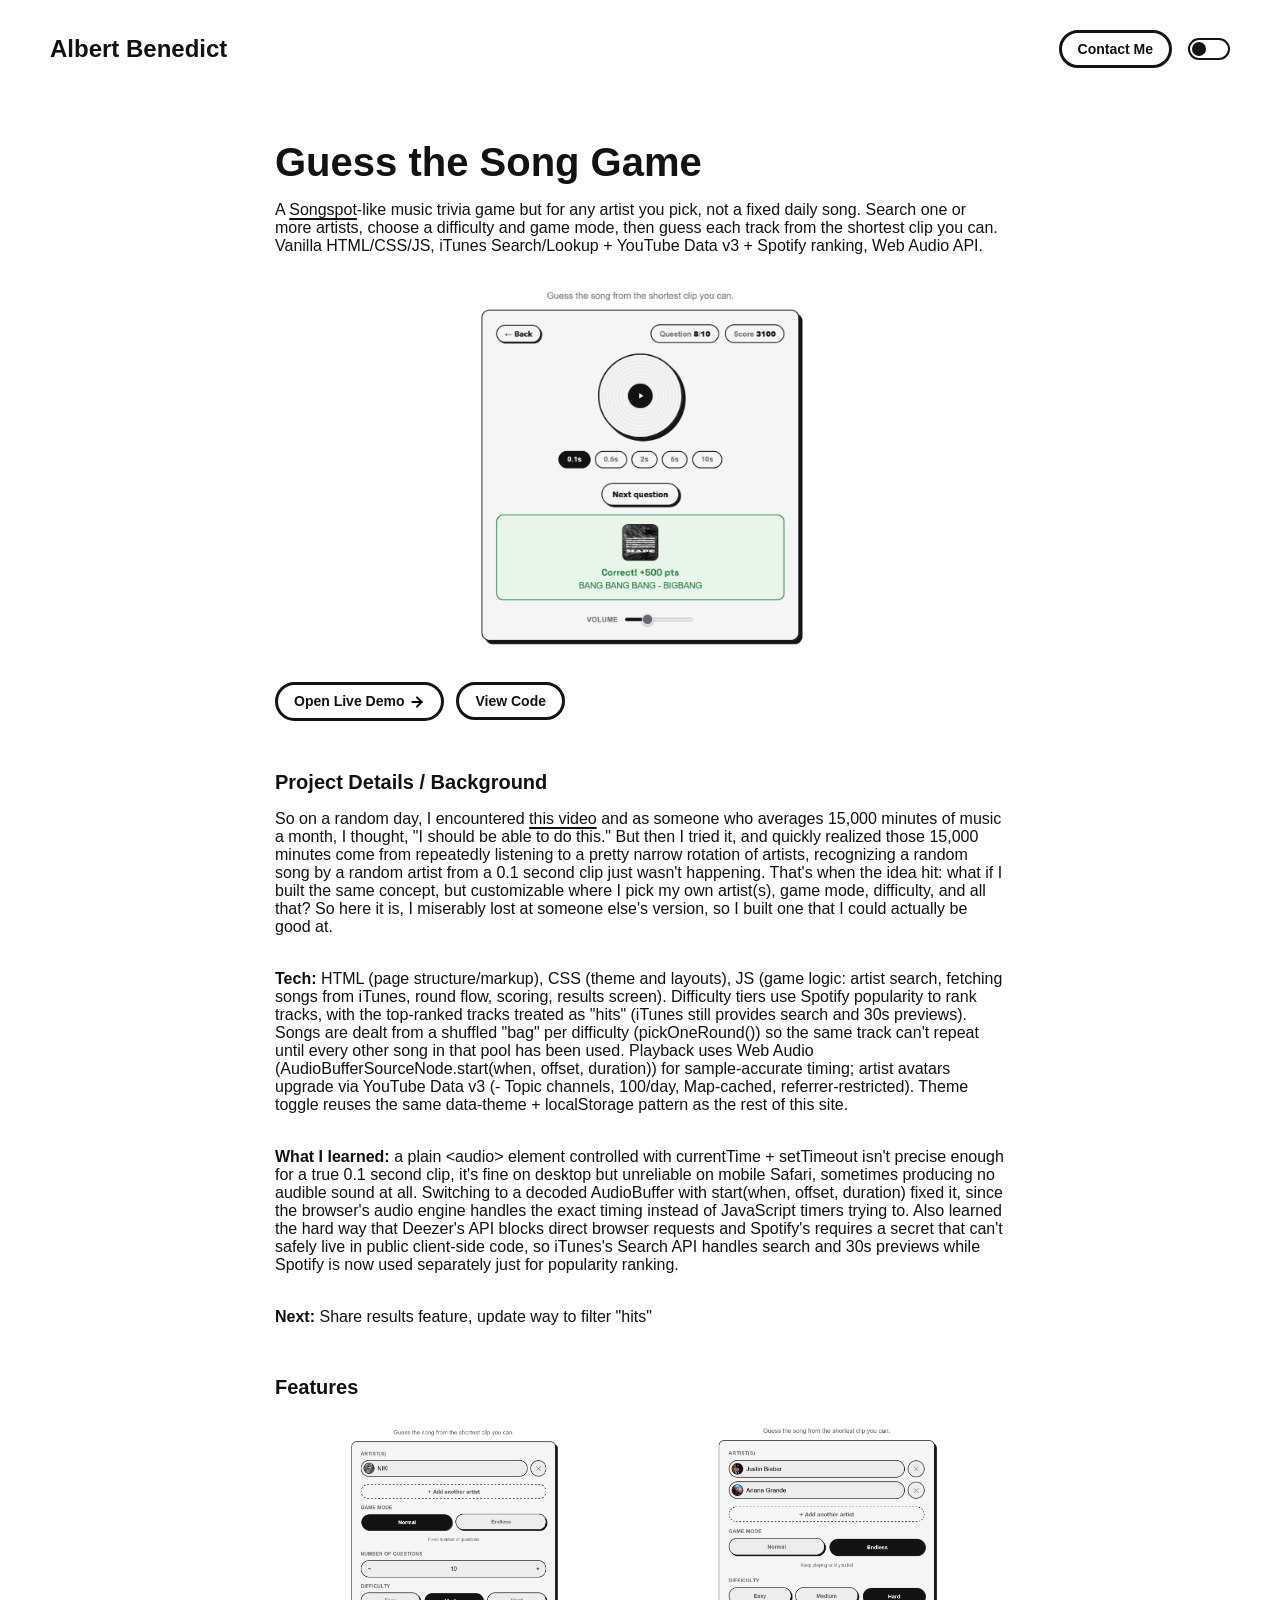
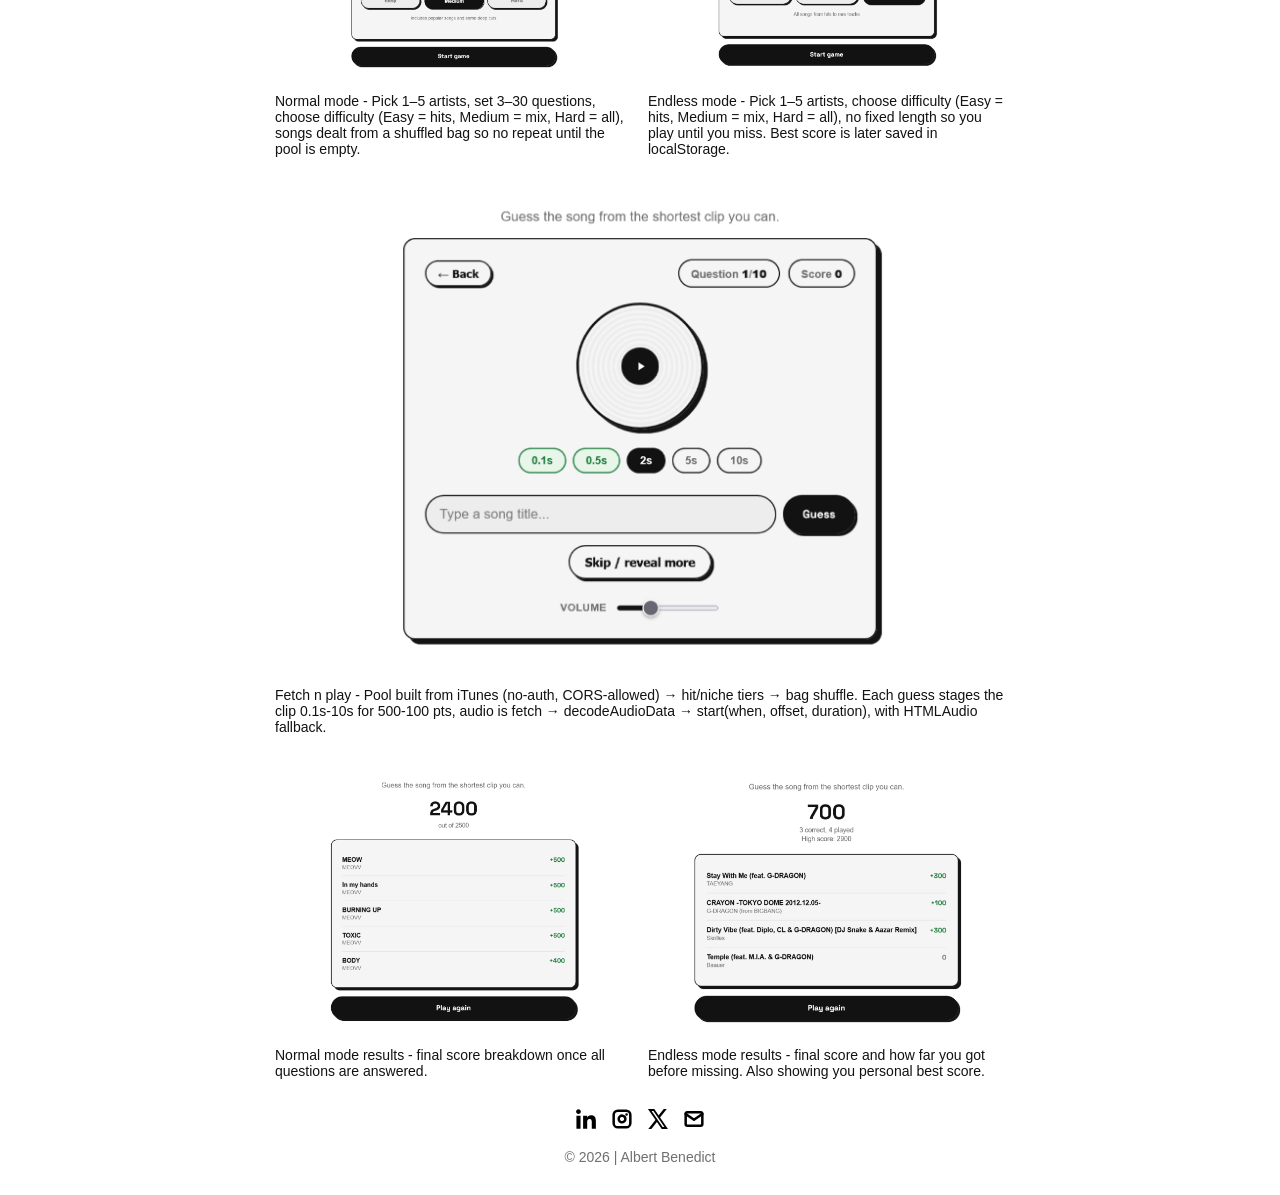
<file: project-pages/guess-song/index.html>
<!DOCTYPE html>
<html lang="en">

<head>
    <meta charset="utf-8">
    <script>
        (function () {
            var savedTheme = localStorage.getItem('theme');
            var prefersDark = window.matchMedia('(prefers-color-scheme: dark)').matches;
            document.documentElement.setAttribute('data-theme', savedTheme || (prefersDark ? 'dark' : 'light'));
        })();
    </script>
    <link rel="icon" href="../../assets/images/favicon.png" />
    <title>Guess the Song | Albert Benedict</title>
    <meta name="description"
        content="Pick artist(s) and guess each track from the shortest clip you can (0.1s → 10s). Vanilla HTML/CSS/JS, iTunes Search + YouTube Data v3 + Spotify ranking, Web Audio for sample-accurate playback.">
    <meta name="viewport" content="width=device-width, initial-scale=1" />
    <link rel="stylesheet" href="../../css/layout.css">
    <link rel="stylesheet" href="../../css/typography.css">
    <link rel="stylesheet" href="../../css/utilities.css">
    <script defer src="../../js/script.js"></script>
</head>

<body>
    <div class="navbar">
        <a class="nav-title-link" href="../../index.html"><span class="nav-title">Albert Benedict</span></a>
        <div class="nav-right">
            <a class="button" href="mailto:albert.b.rustandi@icloud.com"><span class="button-text">Contact Me</span></a>
            <label class="theme-toggle" for="theme-switch" title="Toggle dark mode">
                <input type="checkbox" id="theme-switch"><span class="toggle-track"><span
                        class="toggle-thumb"></span></span>
            </label>
        </div>
    </div>

    <div id="main-content">
        <div id="project-header">
            <div class="main-title">Guess the Song Game</div>
            <div class="body-text">A <a href="https://songspot.net/">Songspot</a>-like music trivia game but for any
                artist you pick, not a fixed daily song. Search one or more artists, choose a difficulty and game mode,
                then guess each track from the shortest clip you can. Vanilla HTML/CSS/JS, iTunes Search/Lookup +
                YouTube Data v3 + Spotify ranking, Web Audio API.</div>
            <div class="project-header-image-wrapper">
                <img class="project-header-image light-image" src="../../assets/images/guess-song-game/light-thumb.png"
                    alt="Guess the Song light">
                <img class="project-header-image dark-image" src="../../assets/images/guess-song-game/dark-thumb.png"
                    alt="Guess the Song dark">
            </div>
            <div class="project-links"><a class="button" href="https://albertbenedict.github.io/guess-the-song/"
                    target="_blank"><span class="button-text">Open Live
                        Demo</span><img src="../../assets/icons/arrow-right.svg" class="right-arrow-icon"></a> <a
                    class="button" href="https://github.com/albertbenedict/guess-the-song" target="_blank"><span
                        class="button-text">View
                        Code</span></a></div>
        </div>

        <div id="project-details">
            <div class="subheader-text">Project Details / Background</div>
            <div class="project-details-content">
                <div class="body-text">So on a random day, I encountered <a
                        href="https://www.youtube.com/watch?v=_FoiXZs4uyU">this
                        video</a> and as someone who averages 15,000 minutes of music a month, I
                    thought, "I should be able to do this." But then I tried it, and quickly realized those 15,000
                    minutes come from repeatedly listening to a pretty narrow rotation of artists, recognizing a random
                    song by a random artist from a 0.1 second clip just wasn't happening. That's when the idea hit:
                    what if I built the same concept, but customizable where I pick my own artist(s), game mode,
                    difficulty, and all that? So here it is, I miserably lost at someone else's version, so I built one
                    that I could actually be good at.</div>
                <div class="body-text"><strong>Tech:</strong> HTML (page structure/markup), CSS (theme and layouts), JS
                    (game logic: artist search, fetching songs from iTunes, round flow, scoring, results screen).
                    Difficulty tiers use Spotify popularity to rank tracks, with the top-ranked tracks treated as
                    "hits" (iTunes still provides search and 30s previews). Songs are dealt from a shuffled
                    "bag" per difficulty (pickOneRound()) so the same track can't repeat until every other song in that
                    pool has been used. Playback uses Web Audio (AudioBufferSourceNode.start(when, offset, duration))
                    for sample-accurate timing; artist avatars upgrade via YouTube Data v3 (- Topic channels, 100/day,
                    Map-cached, referrer-restricted). Theme toggle reuses the same data-theme + localStorage
                    pattern as the rest of this site.</div>
                <div class="body-text"><strong>What I learned:</strong> a plain &lt;audio&gt; element controlled with
                    currentTime + setTimeout isn't precise enough for a true 0.1 second clip, it's fine on desktop
                    but unreliable on mobile Safari, sometimes producing no audible sound at all. Switching to a decoded
                    AudioBuffer with start(when, offset, duration) fixed it, since the browser's audio engine
                    handles the exact timing instead of JavaScript timers trying to. Also learned the hard way that
                    Deezer's API blocks direct browser requests and Spotify's requires a secret that can't
                    safely live in public client-side code, so iTunes's Search API handles search and 30s previews
                    while Spotify is now used separately just for popularity ranking.</div>
                <div class="body-text"><strong>Next:</strong> Share results feature, update way to filter "hits"</div>
            </div>
        </div>

        <div id="project-gallery">
            <div class="subheader-text">Features</div>
            <div class="project-gallery-content">
                <div class="gallery-image-container half-width">
                    <div class="gallery-image-wrapper">
                        <img src="../../assets/images/guess-song-game/normal-light.png" class="gallery-image light-image"
                            alt="Normal mode light">
                        <img src="../../assets/images/guess-song-game/normal-dark.png" class="gallery-image dark-image"
                            alt="Normal mode dark">
                    </div>
                    <span class="image-caption">Normal mode - Pick 1–5 artists, set 3–30 questions, choose difficulty
                        (Easy = hits, Medium = mix, Hard = all), songs dealt from a shuffled bag so no repeat until the
                        pool is empty.</span>
                </div>
                <div class="gallery-image-container half-width">
                    <div class="gallery-image-wrapper">
                        <img src="../../assets/images/guess-song-game/endless-light.png" class="gallery-image light-image"
                            alt="Endless mode light">
                        <img src="../../assets/images/guess-song-game/endless-dark.png" class="gallery-image dark-image"
                            alt="Endless mode dark">
                    </div>
                    <span class="image-caption">Endless mode - Pick 1–5 artists, choose difficulty (Easy = hits, Medium
                        = mix, Hard = all), no fixed length so you play until you miss. Best score is later saved in
                        localStorage.</span>
                </div>
                <div class="gallery-image-container">
                    <div class="gallery-image-wrapper">
                        <img src="../../assets/images/guess-song-game/play-light.png" class="gallery-image light-image"
                            alt="Responsive light">
                        <img src="../../assets/images/guess-song-game/play-dark.png" class="gallery-image dark-image"
                            alt="Responsive dark">
                    </div>
                    <span class="image-caption">Fetch n play - Pool built from iTunes (no-auth, CORS-allowed) →
                        hit/niche tiers → bag shuffle. Each guess stages the clip 0.1s-10s for 500-100 pts, audio is
                        fetch → decodeAudioData → start(when, offset, duration), with HTMLAudio fallback.</span>
                </div>
                <div class="gallery-image-container half-width">
                    <div class="gallery-image-wrapper">
                        <img src="../../assets/images/guess-song-game/normal-result-light.png"
                            class="gallery-image light-image" alt="Feature light">
                        <img src="../../assets/images/guess-song-game/normal-result-dark.png"
                            class="gallery-image dark-image" alt="Feature dark">
                    </div>
                    <span class="image-caption">Normal mode results - final score breakdown once all questions are
                        answered.</span>
                </div>
                <div class="gallery-image-container half-width">
                    <div class="gallery-image-wrapper">
                        <img src="../../assets/images/guess-song-game/endless-result-light.png"
                            class="gallery-image light-image" alt="Feature light">
                        <img src="../../assets/images/guess-song-game/endless-result-dark.png"
                            class="gallery-image dark-image" alt="Feature dark">
                    </div>
                    <span class="image-caption">Endless mode results - final score and how far you got before missing.
                        Also showing you personal best score.</span>
                </div>
            </div>
        </div>
    </div>

    <div id="footer">
        <div class="footer-icons">
            <a class="icon-link" target="_blank" href="https://www.linkedin.com/in/albert-benedict-rustandi/"><img
                    src="../../assets/icons/linkedin.svg" class="footer-icon" /></a>
            <a class="icon-link" target="_blank" href="https://www.instagram.com/albertbenedicttt/"><img
                    src="../../assets/icons/instagram.svg" class="footer-icon" /></a>
            <a class="icon-link" target="_blank" href="https://x.com/albertbenedict_"><img src="../../assets/icons/x.svg"
                    class="footer-icon" /></a>
            <a class="icon-link" href="mailto:albert.b.rustandi@icloud.com"><img src="../../assets/icons/mail.svg"
                    class="footer-icon" /></a>
        </div>
        <div class="footer-copyright">© 2026 | Albert Benedict</div>
    </div>
</body>

</html>
</file>
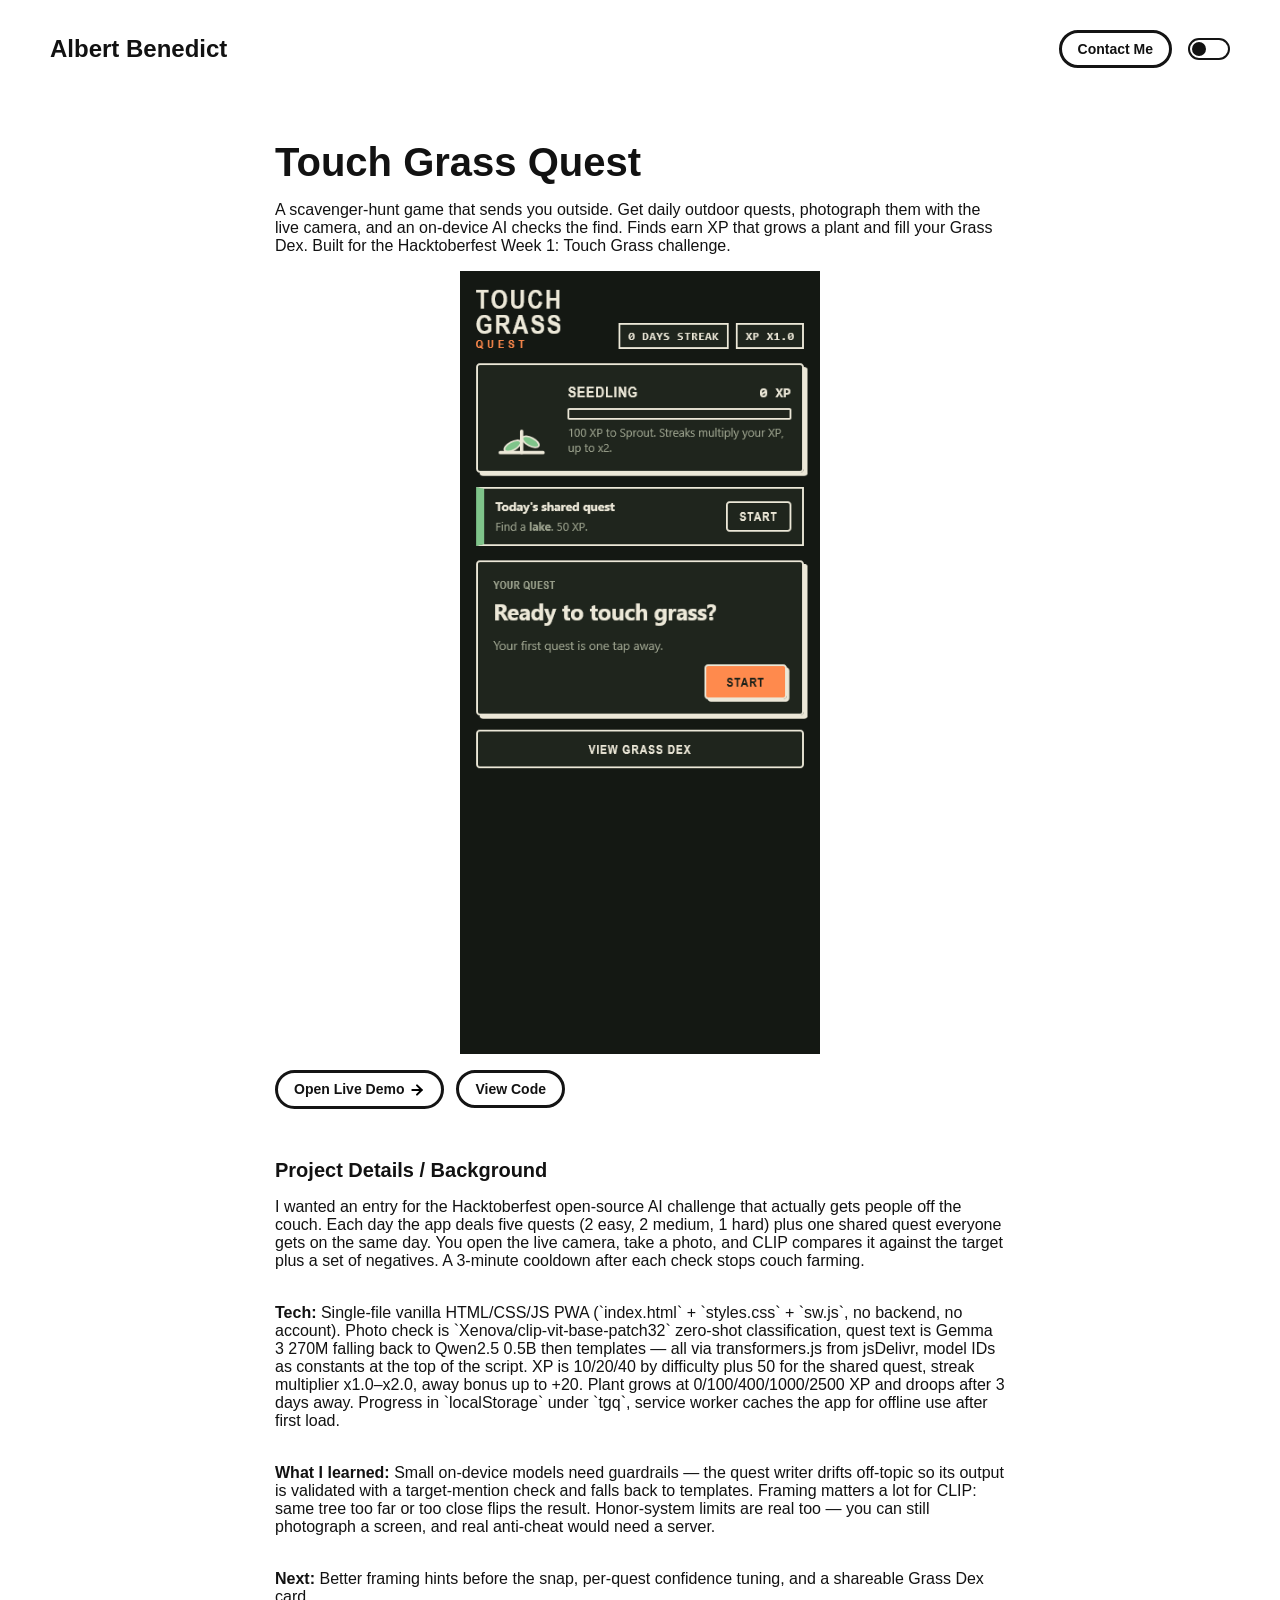
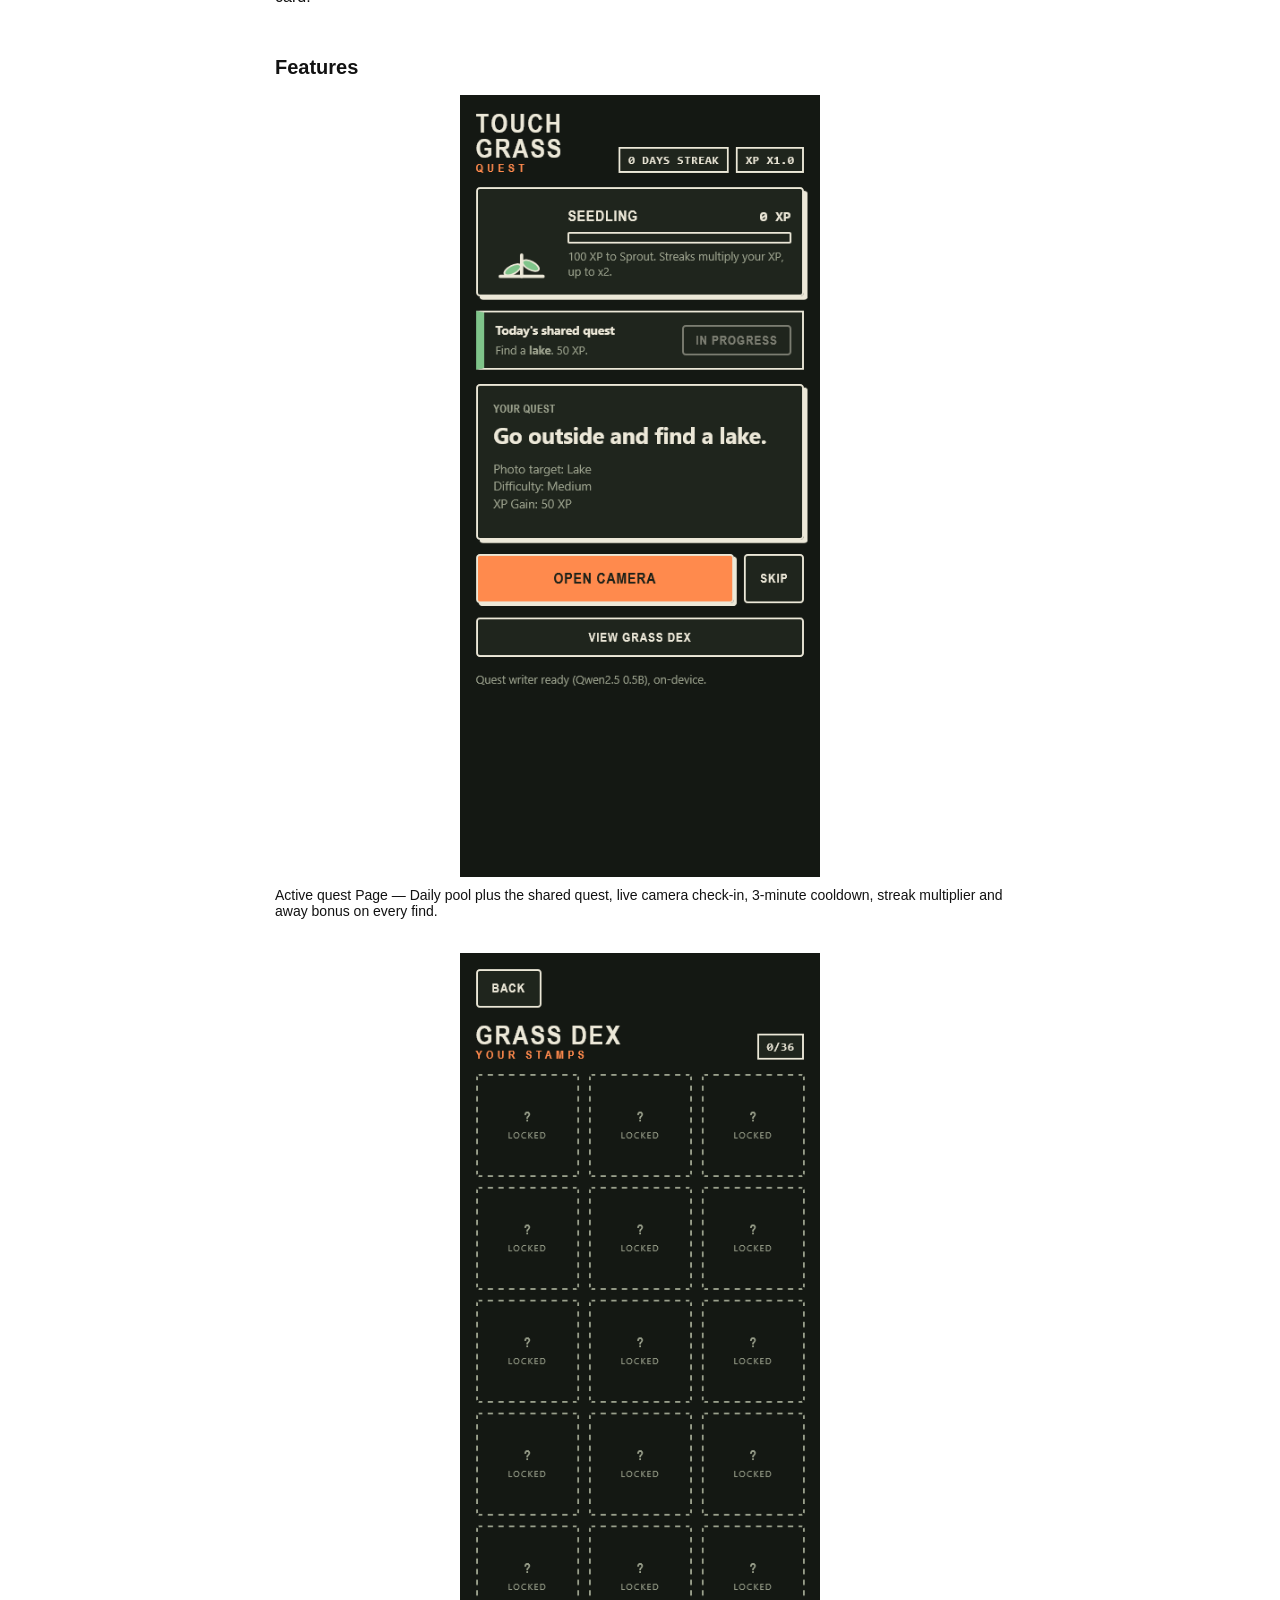
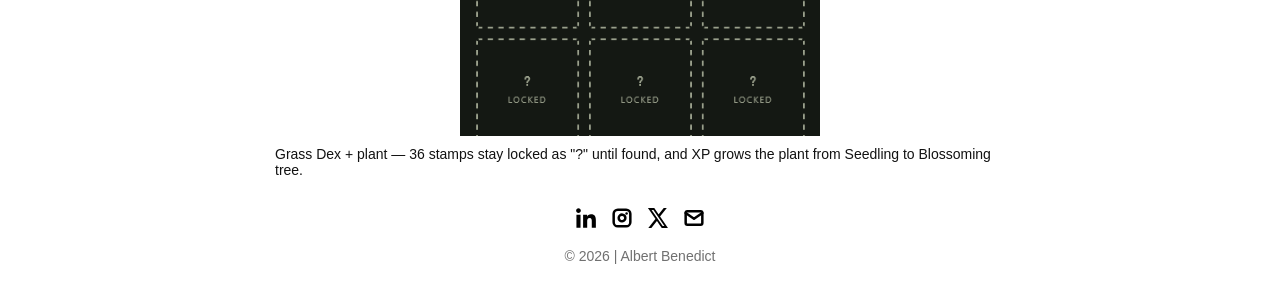
<file: project-pages/touch-grass/index.html>
<!DOCTYPE html>
<html lang="en">

<head>
  <meta charset="utf-8">
  <script>
    (function () {
      var savedTheme = localStorage.getItem('theme');
      var prefersDark = window.matchMedia('(prefers-color-scheme: dark)').matches;
      document.documentElement.setAttribute('data-theme', savedTheme || (prefersDark ? 'dark' : 'light'));
    })();
  </script>
  <link rel="icon" href="../../assets/images/favicon.png" />
  <title>Touch Grass Quest | Albert Benedict</title>
  <meta name="description"
    content="Outdoor scavenger-hunt game — daily quests, live camera check-ins verified on-device by CLIP, XP plant and Grass Dex.">
  <meta name="viewport" content="width=device-width, initial-scale=1" />
  <link rel="stylesheet" href="../../css/layout.css">
  <link rel="stylesheet" href="../../css/typography.css">
  <link rel="stylesheet" href="../../css/utilities.css">
  <script defer src="../../js/script.js"></script>
</head>

<body>
  <div class="navbar">
    <a class="nav-title-link" href="../../index.html"><span class="nav-title">Albert Benedict</span></a>
    <div class="nav-right">
      <a class="button" href="mailto:albert.b.rustandi@icloud.com"><span class="button-text">Contact Me</span></a>
      <label class="theme-toggle" for="theme-switch" title="Toggle dark mode">
        <input type="checkbox" id="theme-switch"><span class="toggle-track"><span class="toggle-thumb"></span></span>
      </label>
    </div>
  </div>

  <div id="main-content">
    <div id="project-header">
      <div class="main-title">Touch Grass Quest</div>
      <div class="body-text">A scavenger-hunt game that sends you outside. Get daily outdoor quests, photograph them
        with the live camera, and an on-device AI checks the find. Finds earn XP that grows a plant and fill your Grass
        Dex. Built for the Hacktoberfest Week 1: Touch Grass challenge.</div>
      <div class="project-header-image-wrapper phone">
        <img class="project-header-image light-image" src="../../assets/images/touch-grass/welcome.png"
          alt="Touch Grass Quest welcome light">
        <img class="project-header-image dark-image" src="../../assets/images/touch-grass/welcome.png"
          alt="Touch Grass Quest welcome dark">
      </div>
      <div class="project-links"><a class="button" href="https://albertbenedict.github.io/touch-grass/"
          target="_blank"><span class="button-text">Open Live Demo</span><img src="../../assets/icons/arrow-right.svg"
            class="right-arrow-icon"></a> <a class="button" href="https://github.com/albertbenedict/touch-grass"
          target="_blank"><span class="button-text">View Code</span></a></div>
    </div>

    <div id="project-details">
      <div class="subheader-text">Project Details / Background</div>
      <div class="project-details-content">
        <div class="body-text">I wanted an entry for the Hacktoberfest open-source AI challenge that actually gets
          people off the couch. Each day the app deals five quests (2 easy, 2 medium, 1 hard) plus one shared quest
          everyone gets on the same day. You open the live camera, take a photo, and CLIP compares it against the target
          plus a set of negatives. A 3-minute cooldown after each check stops couch farming.</div>
        <div class="body-text"><strong>Tech:</strong> Single-file vanilla HTML/CSS/JS PWA (`index.html` + `styles.css` +
          `sw.js`, no backend, no account). Photo check is `Xenova/clip-vit-base-patch32` zero-shot classification,
          quest text is Gemma 3 270M falling back to Qwen2.5 0.5B then templates — all via transformers.js from
          jsDelivr, model IDs as constants at the top of the script. XP is 10/20/40 by difficulty plus 50 for the shared
          quest, streak multiplier x1.0–x2.0, away bonus up to +20. Plant grows at 0/100/400/1000/2500 XP and droops
          after 3 days away. Progress in `localStorage` under `tgq`, service worker caches the app for offline use after
          first load.
        </div>
        <div class="body-text"><strong>What I learned:</strong> Small on-device models need guardrails — the quest
          writer drifts off-topic so its output is validated with a target-mention check and falls back to templates.
          Framing matters a lot for CLIP: same tree too far or too close flips the result. Honor-system limits are real
          too — you can still photograph a screen, and real anti-cheat would need a server.</div>
        <div class="body-text"><strong>Next:</strong> Better framing hints before the snap, per-quest confidence tuning,
          and a shareable Grass Dex card.</div>
      </div>
    </div>

    <div id="project-gallery">
      <div class="subheader-text">Features</div>
      <div class="project-gallery-content">
        <div class="gallery-image-container">
          <div class="gallery-image-wrapper phone">
            <img src="../../assets/images/touch-grass/quest.png" class="gallery-image light-image"
              alt="Active quest light">
            <img src="../../assets/images/touch-grass/quest.png" class="gallery-image dark-image"
              alt="Active quest dark">
          </div>
          <span class="image-caption">Active quest Page — Daily pool plus the shared quest, live camera check-in, 3-minute
            cooldown, streak multiplier and away bonus on every find.</span>
        </div>
        <div class="gallery-image-container">
          <div class="gallery-image-wrapper phone">
            <img src="../../assets/images/touch-grass/dex.png" class="gallery-image light-image" alt="Grass Dex light">
            <img src="../../assets/images/touch-grass/dex.png" class="gallery-image dark-image" alt="Grass Dex dark">
          </div>
          <span class="image-caption">Grass Dex + plant — 36 stamps stay locked as "?" until found, and XP grows the
            plant from Seedling to Blossoming tree.</span>
        </div>
      </div>
    </div>
  </div>

  <div id="footer">
    <div class="footer-icons">
      <a class="icon-link" target="_blank" href="https://www.linkedin.com/in/albert-benedict-rustandi/"><img
          src="../../assets/icons/linkedin.svg" class="footer-icon" /></a>
      <a class="icon-link" target="_blank" href="https://www.instagram.com/albertbenedicttt/"><img
          src="../../assets/icons/instagram.svg" class="footer-icon" /></a>
      <a class="icon-link" target="_blank" href="https://x.com/albertbenedict_"><img src="../../assets/icons/x.svg"
          class="footer-icon" /></a>
      <a class="icon-link" href="mailto:albert.b.rustandi@icloud.com"><img src="../../assets/icons/mail.svg"
          class="footer-icon" /></a>
    </div>
    <div class="footer-copyright">© 2026 | Albert Benedict</div>
  </div>
</body>

</html>
</file>
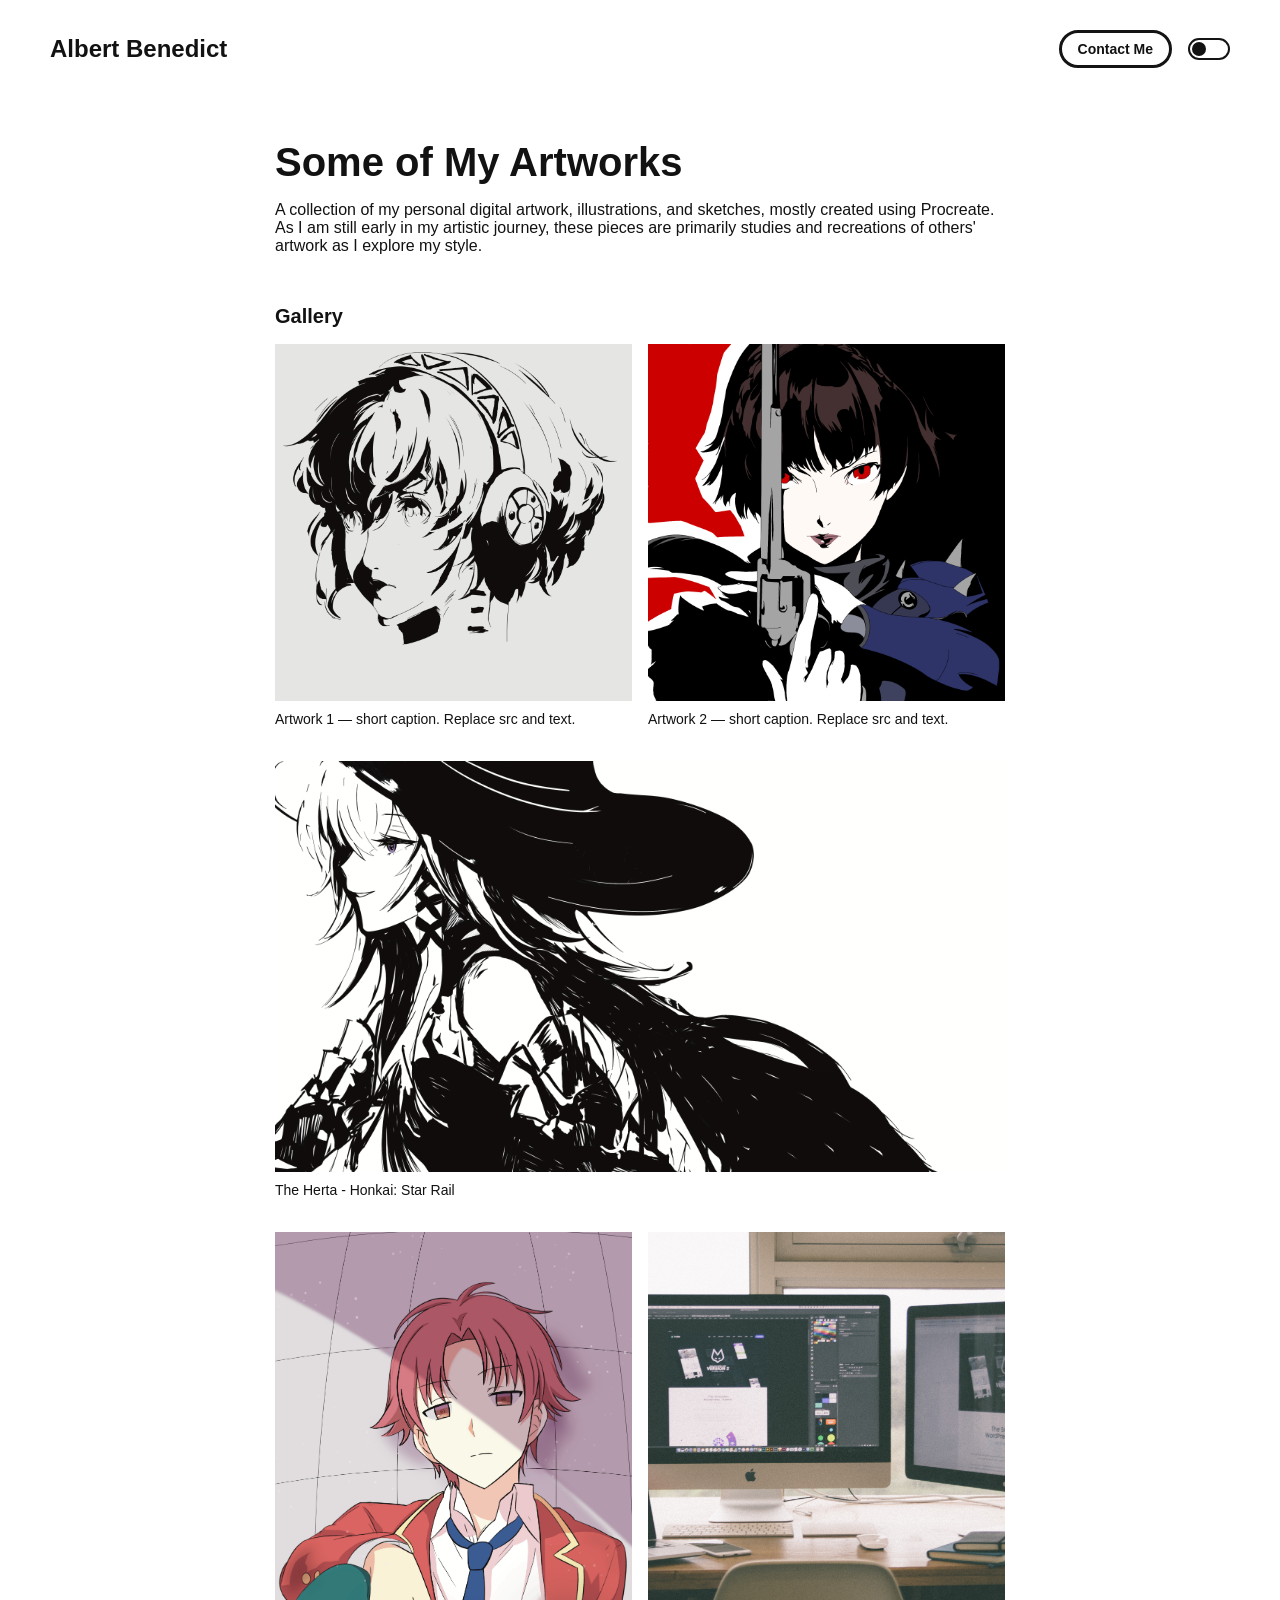
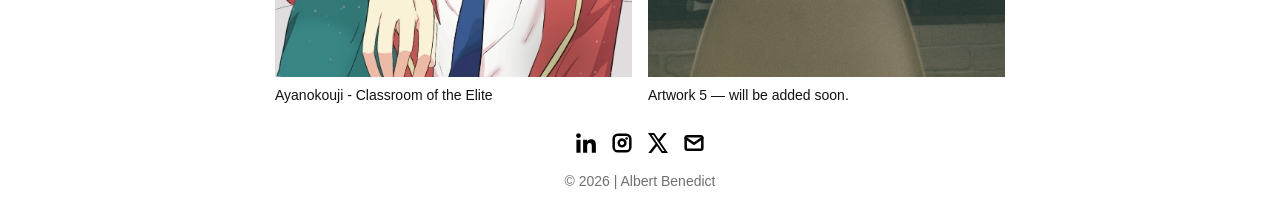
<file: project-pages/artwork.html>
<!DOCTYPE html>
<html lang="en">

<head>
    <meta charset="utf-8">
    <script>
        (function () {
            var savedTheme = localStorage.getItem('theme');
            var prefersDark = window.matchMedia('(prefers-color-scheme: dark)').matches;
            document.documentElement.setAttribute('data-theme', savedTheme || (prefersDark ? 'dark' : 'light'));
        })();
    </script>
    <link rel="icon" href="../assets/images/favicon.png" />
    <title>Artwork | Albert Benedict</title>
    <meta name="description" content="A collection of personal digital artwork, illustrations, and sketches.">
    <meta name="viewport" content="width=device-width, initial-scale=1" />
    <link rel="stylesheet" href="../css/layout.css">
    <link rel="stylesheet" href="../css/typography.css">
    <link rel="stylesheet" href="../css/utilities.css">
    <script defer src="../js/script.js"></script>
</head>

<body>
    <div class="navbar">
        <a class="nav-title-link" href="../index.html"><span class="nav-title">Albert Benedict</span></a>
        <div class="nav-right">
            <a class="button" href="mailto:albert.b.rustandi@icloud.com"><span class="button-text">Contact Me</span></a>
            <label class="theme-toggle" for="theme-switch" title="Toggle dark mode">
                <input type="checkbox" id="theme-switch"><span class="toggle-track"><span
                        class="toggle-thumb"></span></span>
            </label>
        </div>
    </div>

    <div id="main-content">
        <div id="project-header">
            <div class="main-title">Some of My Artworks</div>
            <div class="body-text">A collection of my personal digital artwork, illustrations, and sketches, mostly
                created using Procreate. As I am still early in my artistic journey, these pieces are primarily studies
                and recreations of others' artwork as I explore my style.</div>
        </div>

        <div id="project-gallery">
            <div class="subheader-text">Gallery</div>
            <div class="project-gallery-content">
                <!-- Replace src with your exports in portfolio/assets/images/. No light/dark variants needed for these — single image each. -->
                <div class="gallery-image-container half-width">
                    <img src="../assets/images/artworks/aegis.png" class="gallery-image" alt="Artwork 1">
                    <span class="image-caption">Artwork 1 — short caption. Replace src and text.</span>
                </div>
                <div class="gallery-image-container half-width">
                    <img src="../assets/images/artworks/makoto.png" class="gallery-image" alt="Artwork 2">
                    <span class="image-caption">Artwork 2 — short caption. Replace src and text.</span>
                </div>
                <div class="gallery-image-container">
                    <img src="../assets/images/artworks/herta.png" class="gallery-image" alt="Artwork 3">
                    <span class="image-caption">The Herta - Honkai: Star Rail</span>
                </div>
                <div class="gallery-image-container half-width">
                    <img src="../assets/images/artworks/ayanokouji.png" class="gallery-image" alt="Artwork 4">
                    <span class="image-caption">Ayanokouji - Classroom of the Elite</span>
                </div>
                <div class="gallery-image-container half-width">
                    <img src="../assets/images/desktop.jpeg" class="gallery-image" alt="Artwork 5">
                    <span class="image-caption">Artwork 5 — will be added soon.</span>
                </div>
            </div>
        </div>
    </div>

    <div id="footer">
        <div class="footer-icons">
            <a class="icon-link" target="_blank" href="https://www.linkedin.com/in/albert-benedict-rustandi/"><img
                    src="../assets/icons/linkedin.svg" class="footer-icon" /></a>
            <a class="icon-link" target="_blank" href="https://www.instagram.com/albertbenedicttt/"><img
                    src="../assets/icons/instagram.svg" class="footer-icon" /></a>
            <a class="icon-link" target="_blank" href="https://x.com/albertbenedict_"><img src="../assets/icons/x.svg"
                    class="footer-icon" /></a>
            <a class="icon-link" href="mailto:albert.b.rustandi@icloud.com"><img src="../assets/icons/mail.svg"
                    class="footer-icon" /></a>
        </div>
        <div class="footer-copyright">© 2026 | Albert Benedict</div>
    </div>
</body>

</html>
</file>
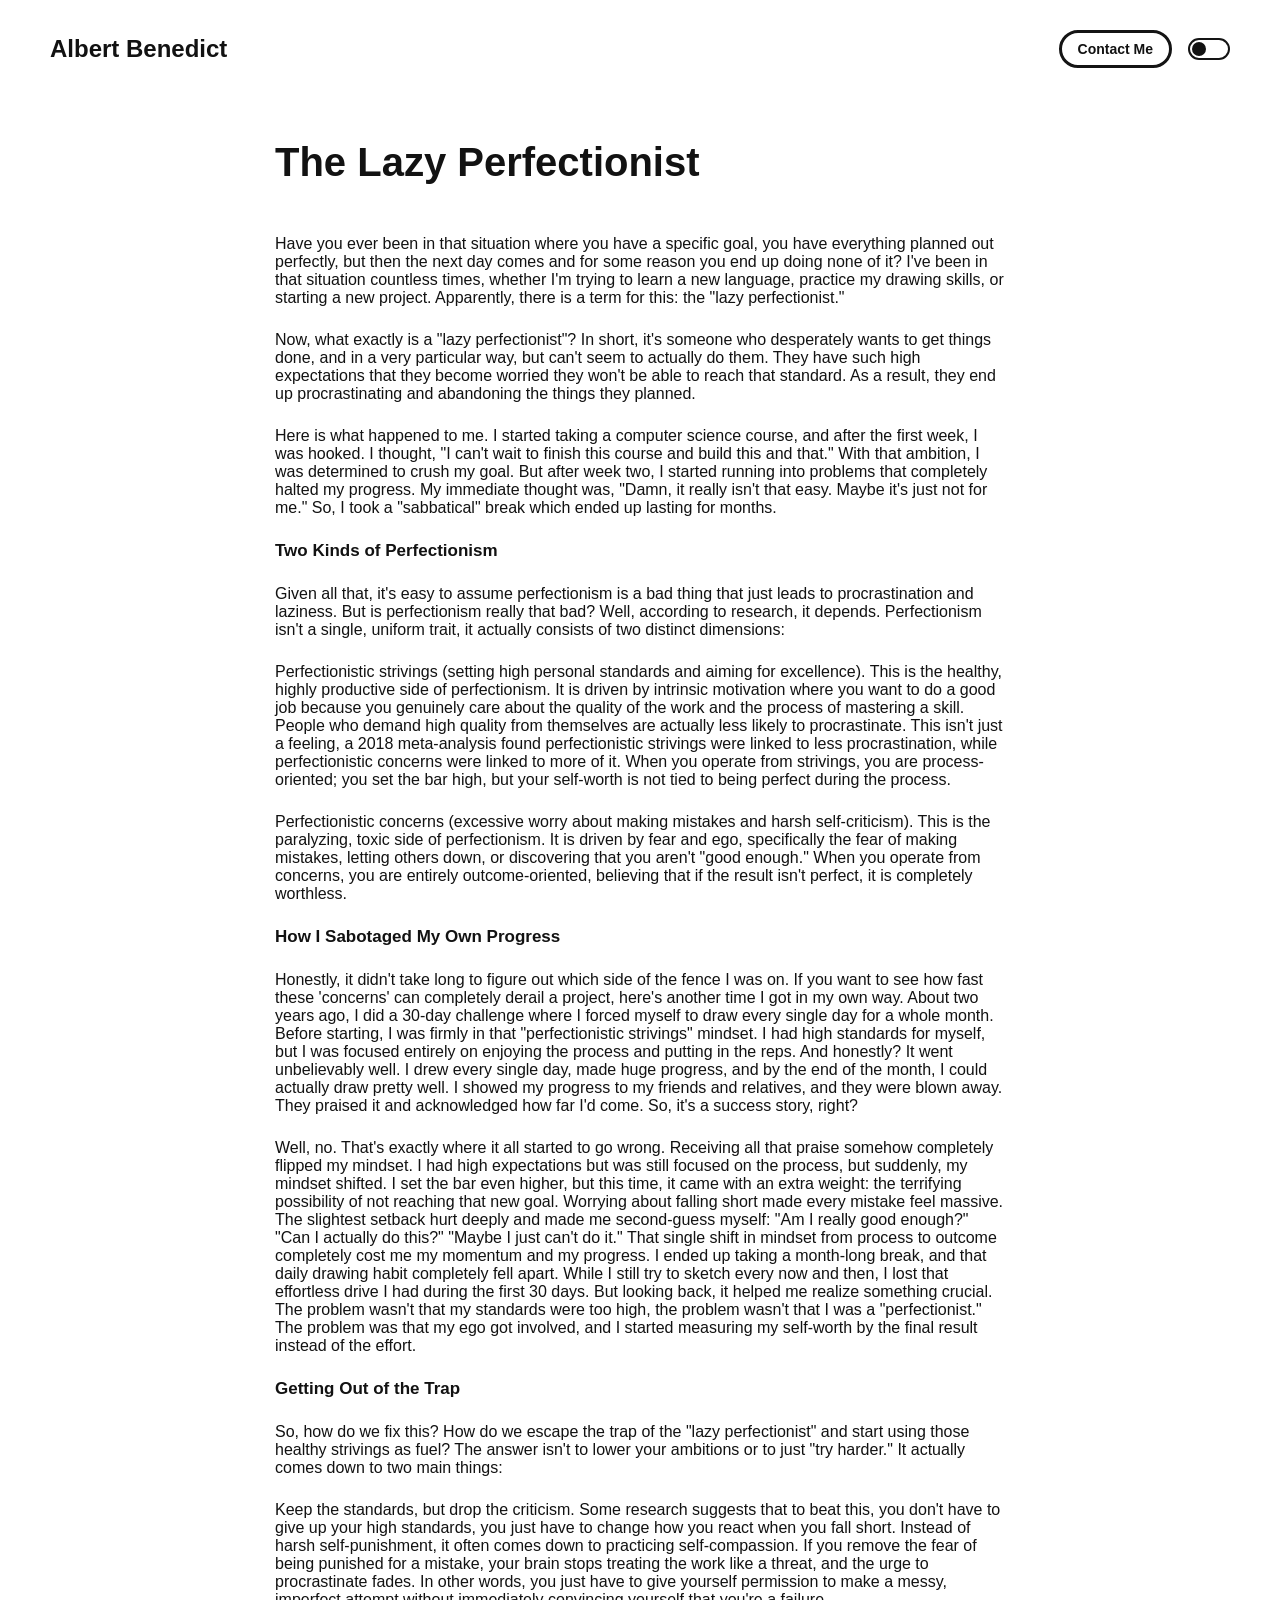
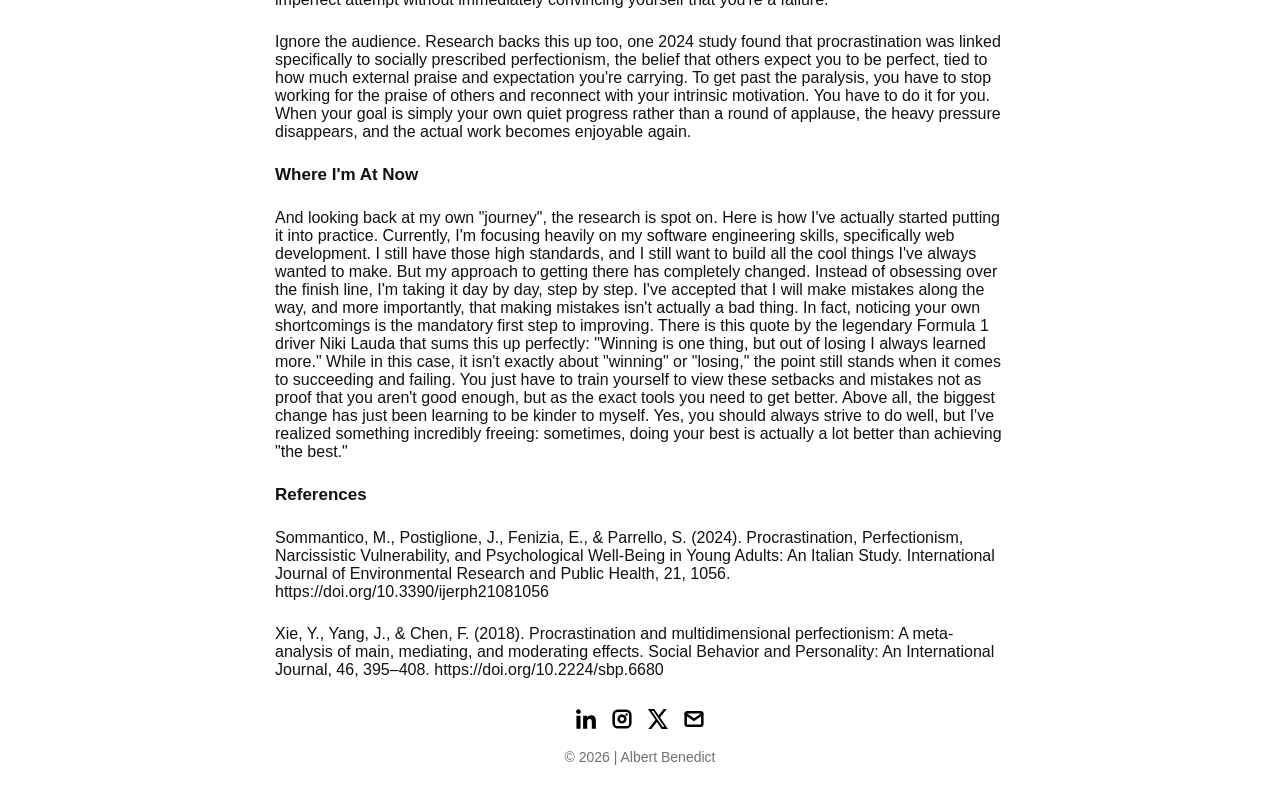
<file: project-pages/blog-1.html>
<!DOCTYPE html>
<html lang="en">

<head>
    <meta charset="utf-8">
    <script>
        (function () {
            var savedTheme = localStorage.getItem('theme');
            var prefersDark = window.matchMedia('(prefers-color-scheme: dark)').matches;
            document.documentElement.setAttribute('data-theme', savedTheme || (prefersDark ? 'dark' : 'light'));
        })();
    </script>
    <link rel="icon" href="../assets/images/favicon.png" />
    <title>The Lazy Perfectionist | Albert Benedict</title>
    <meta name="description"
        content="On wanting things a very particular way — and how high standards become procrastination when self-worth gets tied to the outcome. A reflection on strivings vs concerns, and learning to keep the bar high while dropping the self-criticism.">
    <meta name="viewport" content="width=device-width, initial-scale=1" />
    <link rel="stylesheet" href="../css/layout.css">
    <link rel="stylesheet" href="../css/typography.css">
    <link rel="stylesheet" href="../css/utilities.css">
    <script defer src="../js/script.js"></script>
</head>

<body>
    <div class="navbar">
        <a class="nav-title-link" href="../index.html"><span class="nav-title">Albert Benedict</span></a>
        <div class="nav-right">
            <a class="button" href="mailto:albert.b.rustandi@icloud.com"><span class="button-text">Contact Me</span></a>
            <label class="theme-toggle" for="theme-switch" title="Toggle dark mode">
                <input type="checkbox" id="theme-switch"><span class="toggle-track"><span
                        class="toggle-thumb"></span></span>
            </label>
        </div>
    </div>

    <div id="main-content">
        <div id="project-header">
            <div class="main-title">The Lazy Perfectionist</div>
        </div>
        <div id="project-details">
            <div class="project-details-content blog-content">
                <div class="body-text">Have you ever been in that situation where you have a specific goal, you have
                    everything planned out perfectly, but then the next day comes and for some reason you end up doing
                    none of it? I've been in that situation countless times, whether I'm trying to learn a new language,
                    practice my drawing skills, or starting a new project. Apparently, there is a term for this: the
                    "lazy perfectionist."</div>

                <div class="body-text">Now, what exactly is a "lazy perfectionist"? In short, it's someone who
                    desperately wants to get things done, and in a very particular way, but can't seem to actually do
                    them. They have such high expectations that they become worried they won't be able to reach that
                    standard. As a result, they end up procrastinating and abandoning the things they planned.</div>

                <div class="body-text">Here is what happened to me. I started taking a computer science course, and
                    after the first week, I was hooked. I thought, "I can't wait to finish this course and build this
                    and that." With that ambition, I was determined to crush my goal. But after week two, I started
                    running into problems that completely halted my progress. My immediate thought was, "Damn, it really
                    isn't that easy. Maybe it's just not for me." So, I took a "sabbatical" break which ended up lasting
                    for months.</div>

                <div class="body-text" style="font-size: 17px; font-weight: 700;">Two Kinds of Perfectionism</div>

                <div class="body-text">Given all that, it's easy to assume perfectionism is a bad thing that just leads
                    to procrastination and laziness. But is perfectionism really that bad? Well, according to research,
                    it depends. Perfectionism isn't a single, uniform trait, it actually consists of two distinct
                    dimensions:</div>

                <div class="body-text">Perfectionistic strivings (setting high personal standards and aiming for
                    excellence). This is the healthy, highly productive side of perfectionism. It is driven by intrinsic
                    motivation where you want to do a good job because you genuinely care about the quality of the work
                    and the process of mastering a skill. People who demand high quality from themselves are actually
                    less likely to procrastinate. This isn't just a feeling, a 2018 meta-analysis found perfectionistic
                    strivings were linked to less procrastination, while perfectionistic concerns were linked to more of
                    it. When you operate from strivings, you are process-oriented; you set the bar high, but your
                    self-worth is not tied to being perfect during the process.</div>

                <div class="body-text">Perfectionistic concerns (excessive worry about making mistakes and harsh
                    self-criticism). This is the paralyzing, toxic side of perfectionism. It is driven by fear and ego,
                    specifically the fear of making mistakes, letting others down, or discovering that you aren't "good
                    enough." When you operate from concerns, you are entirely outcome-oriented, believing that if the
                    result isn't perfect, it is completely worthless.</div>

                <div class="body-text" style="font-size: 17px; font-weight: 700;">How I Sabotaged My Own Progress</div>

                <div class="body-text">Honestly, it didn't take long to figure out which side of the fence I was on. If
                    you want to see how fast these 'concerns' can completely derail a project, here's another time I got
                    in my own way. About two years ago, I did a 30-day challenge where I forced myself to draw every
                    single day for a whole month. Before starting, I was firmly in that "perfectionistic strivings"
                    mindset. I had high standards for myself, but I was focused entirely on enjoying the process and
                    putting in the reps. And honestly? It went unbelievably well. I drew every single day, made huge
                    progress, and by the end of the month, I could actually draw pretty well. I showed my progress to my
                    friends and relatives, and they were blown away. They praised it and acknowledged how far I'd come.
                    So, it's a success story, right?</div>

                <div class="body-text">Well, no. That's exactly where it all started to go wrong. Receiving all that
                    praise somehow completely flipped my mindset. I had high expectations but was still focused on the
                    process, but suddenly, my mindset shifted. I set the bar even higher, but this time, it came with an
                    extra weight: the terrifying possibility of not reaching that new goal. Worrying about falling short
                    made every mistake feel massive. The slightest setback hurt deeply and made me second-guess myself:
                    "Am I really good enough?" "Can I actually do this?" "Maybe I just can't do it." That single shift
                    in mindset from process to outcome completely cost me my momentum and my progress. I ended up taking
                    a month-long break, and that daily drawing habit completely fell apart. While I still try to sketch
                    every now and then, I lost that effortless drive I had during the first 30 days. But looking back,
                    it helped me realize something crucial. The problem wasn't that my standards were too high, the
                    problem wasn't that I was a "perfectionist." The problem was that my ego got involved, and I started
                    measuring my self-worth by the final result instead of the effort.</div>

                <div class="body-text" style="font-size: 17px; font-weight: 700;">Getting Out of the Trap</div>

                <div class="body-text">So, how do we fix this? How do we escape the trap of the "lazy perfectionist" and
                    start using those healthy strivings as fuel? The answer isn't to lower your ambitions or to just
                    "try harder." It actually comes down to two main things:</div>

                <div class="body-text">Keep the standards, but drop the criticism. Some research suggests that to beat
                    this, you don't have to give up your high standards, you just have to change how you react when you
                    fall short. Instead of harsh self-punishment, it often comes down to practicing self-compassion. If
                    you remove the fear of being punished for a mistake, your brain stops treating the work like a
                    threat, and the urge to procrastinate fades. In other words, you just have to give yourself
                    permission to make a messy, imperfect attempt without immediately convincing yourself that you're a
                    failure.</div>

                <div class="body-text">Ignore the audience. Research backs this up too, one 2024 study found that
                    procrastination was linked specifically to socially prescribed perfectionism, the belief that others
                    expect you to be perfect, tied to how much external praise and expectation you're carrying. To get
                    past the paralysis, you have to stop working for the praise of
                    others and reconnect with your intrinsic motivation. You have to do it for you. When your goal is
                    simply your own quiet progress rather than a round of applause, the heavy pressure disappears, and
                    the actual work becomes enjoyable again.</div>

                <div class="body-text" style="font-size: 17px; font-weight: 700;">Where I'm At Now</div>

                <div class="body-text">And looking back at my own "journey", the research is spot on. Here is how I've
                    actually started putting it into practice. Currently, I'm focusing heavily on my software
                    engineering skills, specifically web development. I still have those high standards, and I still
                    want to build all the cool things I've always wanted to make. But my approach to getting there has
                    completely changed. Instead of obsessing over the finish line, I'm taking it day by day, step by
                    step. I've accepted that I will make mistakes along the way, and more importantly, that making
                    mistakes isn't actually a bad thing. In fact, noticing your own shortcomings is the mandatory first
                    step to improving. There is this quote by the legendary Formula 1 driver Niki Lauda that sums this
                    up perfectly: "Winning is one thing, but out of losing I always learned more." While in this case,
                    it isn't exactly about "winning" or "losing," the point still stands when it comes to succeeding and
                    failing. You just have to train yourself to view these setbacks and mistakes not as proof that you
                    aren't good enough, but as the exact tools you need to get better. Above all, the biggest change has
                    just been learning to be kinder to myself. Yes, you should always strive to do well, but I've
                    realized something incredibly freeing: sometimes, doing your best is actually a lot better than
                    achieving "the best."</div>

                <div class="body-text" style="font-size: 17px; font-weight: 700;">References</div>

                <div class="body-text">Sommantico, M., Postiglione, J., Fenizia, E., &amp; Parrello, S. (2024).
                    Procrastination, Perfectionism, Narcissistic Vulnerability, and Psychological Well-Being in Young
                    Adults: An Italian Study. International Journal of Environmental Research and Public Health, 21,
                    1056. https://doi.org/10.3390/ijerph21081056</div>

                <div class="body-text">Xie, Y., Yang, J., &amp; Chen, F. (2018). Procrastination and multidimensional
                    perfectionism: A meta-analysis of main, mediating, and moderating effects. Social Behavior and
                    Personality: An International Journal, 46, 395–408. https://doi.org/10.2224/sbp.6680</div>
            </div>
        </div>
    </div>

    <div id="footer">
        <div class="footer-icons">
            <a class="icon-link" target="_blank" href="https://www.linkedin.com/in/albert-benedict-rustandi/"><img
                    src="../assets/icons/linkedin.svg" class="footer-icon" /></a>
            <a class="icon-link" target="_blank" href="https://www.instagram.com/albertbenedicttt/"><img
                    src="../assets/icons/instagram.svg" class="footer-icon" /></a>
            <a class="icon-link" target="_blank" href="https://x.com/albertbenedict_"><img src="../assets/icons/x.svg"
                    class="footer-icon" /></a>
            <a class="icon-link" href="mailto:albert.b.rustandi@icloud.com"><img src="../assets/icons/mail.svg"
                    class="footer-icon" /></a>
        </div>
        <div class="footer-copyright">© 2026 | Albert Benedict</div>
    </div>
</body>

</html>
</file>
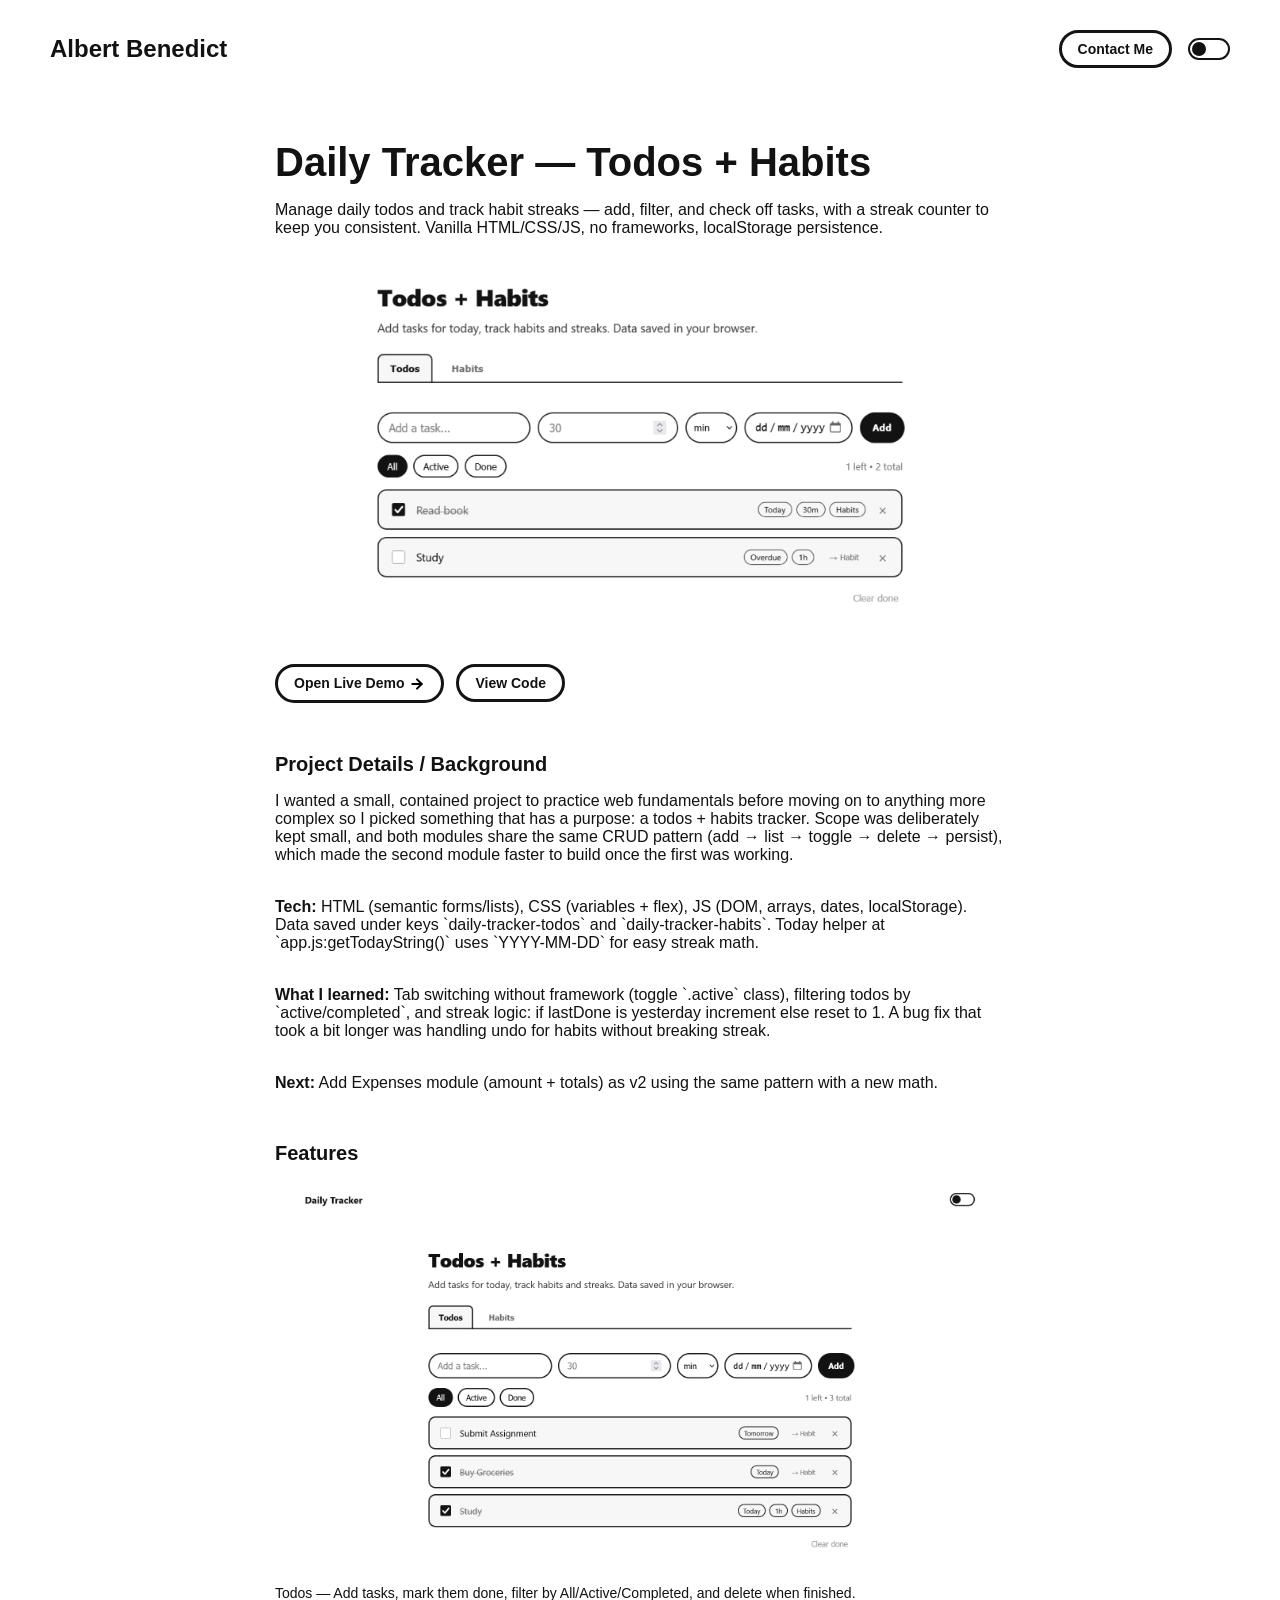
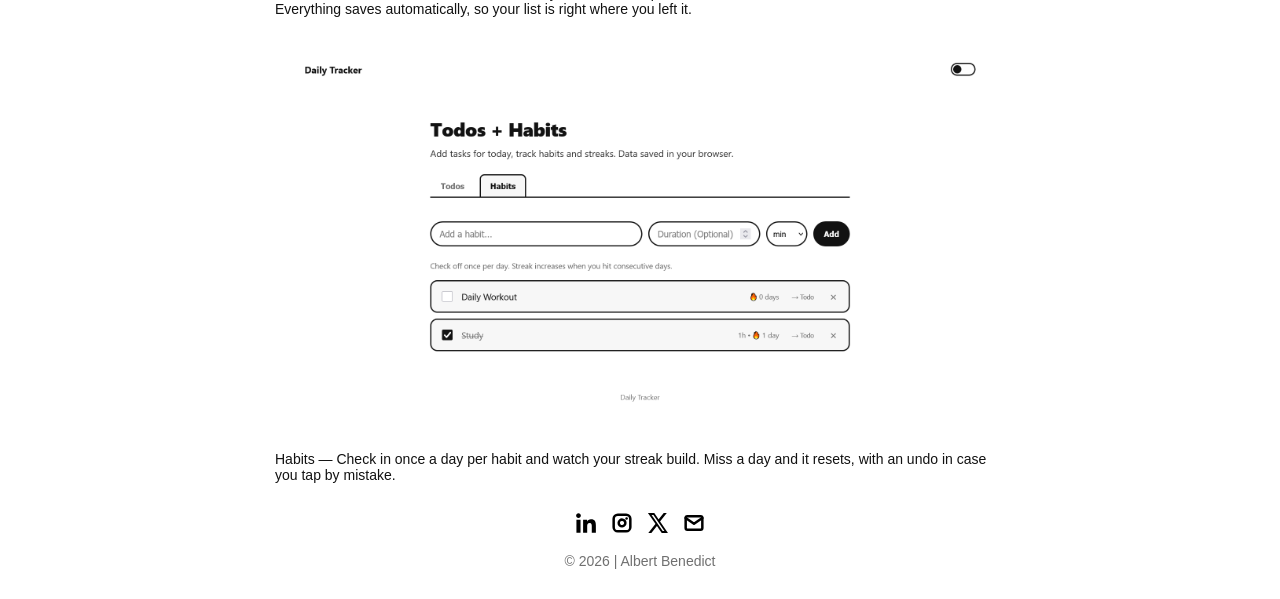
<file: project-pages/daily-tracker.html>
<!DOCTYPE html>
<html lang="en">

<head>
  <meta charset="utf-8">
  <script>
    (function () {
      var savedTheme = localStorage.getItem('theme');
      var prefersDark = window.matchMedia('(prefers-color-scheme: dark)').matches;
      document.documentElement.setAttribute('data-theme', savedTheme || (prefersDark ? 'dark' : 'light'));
    })();
  </script>
  <link rel="icon" href="../assets/images/favicon.png" />
  <title>Daily Tracker | Albert Benedict</title>
  <meta name="description" content="Todos + Habits tracker built with vanilla HTML/CSS/JS.">
  <meta name="viewport" content="width=device-width, initial-scale=1" />
  <link rel="stylesheet" href="../css/layout.css">
  <link rel="stylesheet" href="../css/typography.css">
  <link rel="stylesheet" href="../css/utilities.css">
  <script defer src="../js/script.js"></script>
</head>

<body>
  <div class="navbar">
    <a class="nav-title-link" href="../index.html"><span class="nav-title">Albert Benedict</span></a>
    <div class="nav-right">
      <a class="button" href="mailto:albert.b.rustandi@icloud.com"><span class="button-text">Contact Me</span></a>
      <label class="theme-toggle" for="theme-switch" title="Toggle dark mode">
        <input type="checkbox" id="theme-switch"><span class="toggle-track"><span class="toggle-thumb"></span></span>
      </label>
    </div>
  </div>

  <div id="main-content">
    <div id="project-header">
      <div class="main-title">Daily Tracker — Todos + Habits</div>
      <div class="body-text">Manage daily todos and track habit streaks — add, filter, and check off tasks, with a
        streak counter to keep you consistent. Vanilla HTML/CSS/JS, no frameworks, localStorage persistence.</div>
      <div class="project-header-image-wrapper">
        <img class="project-header-image light-image" src="../assets/images/daily-tracker/daily-light.png"
          alt="Daily Tracker light">
        <img class="project-header-image dark-image" src="../assets/images/daily-tracker/daily-dark.png"
          alt="Daily Tracker dark">
      </div>
      <div class="project-links"><a class="button" href="https://albertbenedict.github.io/daily-tracker/"
          target="_blank"><span class="button-text">Open Live Demo</span><img src="../assets/icons/arrow-right.svg"
            class="right-arrow-icon"></a> <a class="button" href="https://github.com/albertbenedict/daily-tracker"
          target="_blank"><span class="button-text">View Code</span></a></div>
    </div>

    <div id="project-details">
      <div class="subheader-text">Project Details / Background</div>
      <div class="project-details-content">
        <div class="body-text">I wanted a small, contained project to practice web fundamentals before moving on to
          anything more complex so I picked something that has a purpose: a todos + habits tracker. Scope was
          deliberately
          kept small, and both modules share the same CRUD pattern (add → list → toggle → delete → persist), which made
          the second module faster to build once the first was working.</div>
        <div class="body-text"><strong>Tech:</strong> HTML (semantic forms/lists), CSS (variables + flex), JS (DOM,
          arrays, dates, localStorage). Data saved under keys `daily-tracker-todos` and `daily-tracker-habits`. Today
          helper at `app.js:getTodayString()` uses `YYYY-MM-DD` for easy streak math.
        </div>
        <div class="body-text"><strong>What I learned:</strong> Tab switching without framework (toggle `.active`
          class), filtering todos by `active/completed`, and streak logic: if lastDone is yesterday increment else reset
          to 1. A bug fix that took a bit longer was handling undo for habits without breaking streak.</div>
        <div class="body-text"><strong>Next:</strong> Add Expenses module (amount + totals) as v2 using the same pattern
          with a new math.</div>
      </div>
    </div>

    <div id="project-gallery">
      <div class="subheader-text">Features</div>
      <div class="project-gallery-content">
        <div class="gallery-image-container">
          <div class="gallery-image-wrapper">
            <img src="../assets/images/daily-tracker/todo-light.png" class="gallery-image light-image"
              alt="Todos light">
            <img src="../assets/images/daily-tracker/todo-dark.png" class="gallery-image dark-image" alt="Todos dark">
          </div>
          <span class="image-caption">Todos — Add tasks, mark them done, filter by All/Active/Completed, and delete when
            finished.<br> Everything saves automatically, so your list is right where you left it.</span>
        </div>
        <div class="gallery-image-container">
          <div class="gallery-image-wrapper">
            <img src="../assets/images/daily-tracker/habits-light.png" class="gallery-image light-image"
              alt="Habits light">
            <img src="../assets/images/daily-tracker/habits-dark.png" class="gallery-image dark-image"
              alt="Habits dark">
          </div>
          <span class="image-caption">Habits — Check in once a day per habit and watch your streak build. Miss a day and
            it resets, with an undo in case you tap by mistake.</span>
        </div>
      </div>
    </div>
  </div>

  <div id="footer">
    <div class="footer-icons">
      <a class="icon-link" target="_blank" href="https://www.linkedin.com/in/albert-benedict-rustandi/"><img
          src="../assets/icons/linkedin.svg" class="footer-icon" /></a>
      <a class="icon-link" target="_blank" href="https://www.instagram.com/albertbenedicttt/"><img
          src="../assets/icons/instagram.svg" class="footer-icon" /></a>
      <a class="icon-link" target="_blank" href="https://x.com/albertbenedict_"><img src="../assets/icons/x.svg"
          class="footer-icon" /></a>
      <a class="icon-link" href="mailto:albert.b.rustandi@icloud.com"><img src="../assets/icons/mail.svg"
          class="footer-icon" /></a>
    </div>
    <div class="footer-copyright">© 2026 | Albert Benedict</div>
  </div>
</body>

</html>
</file>
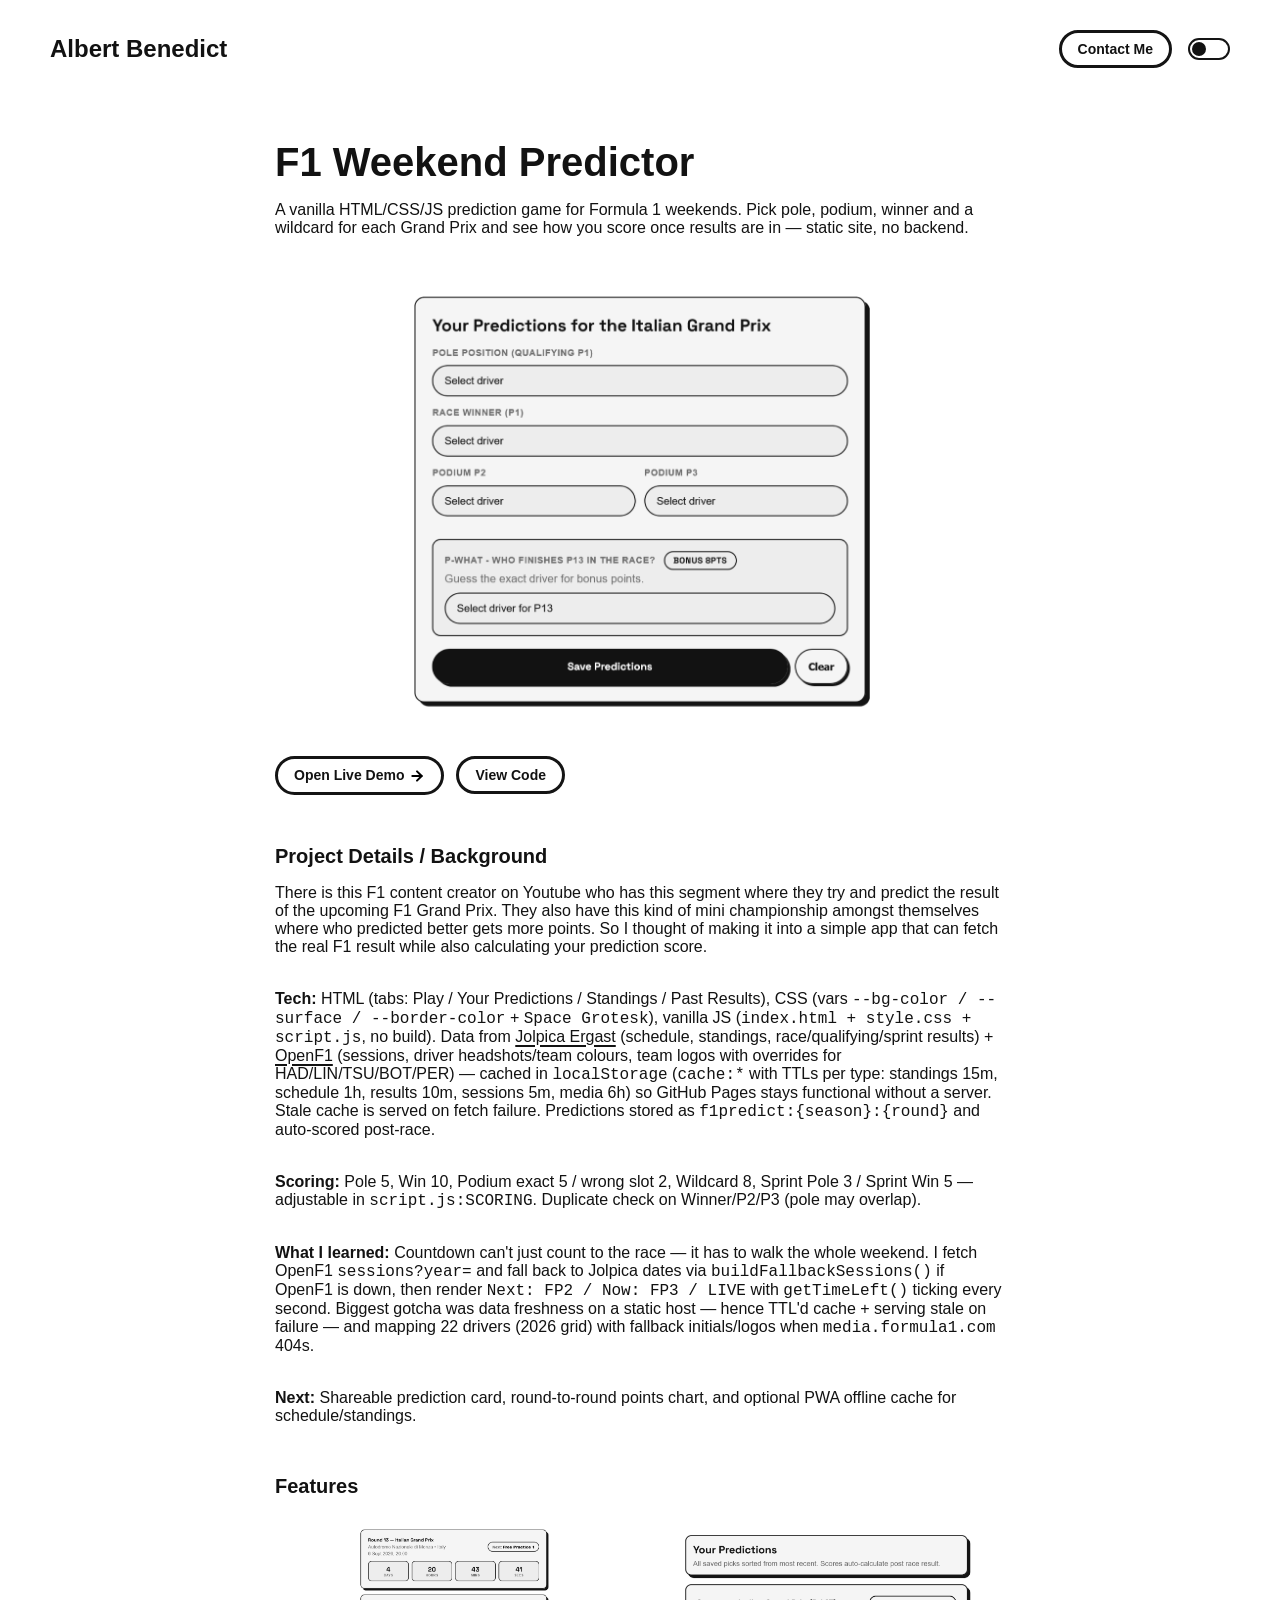
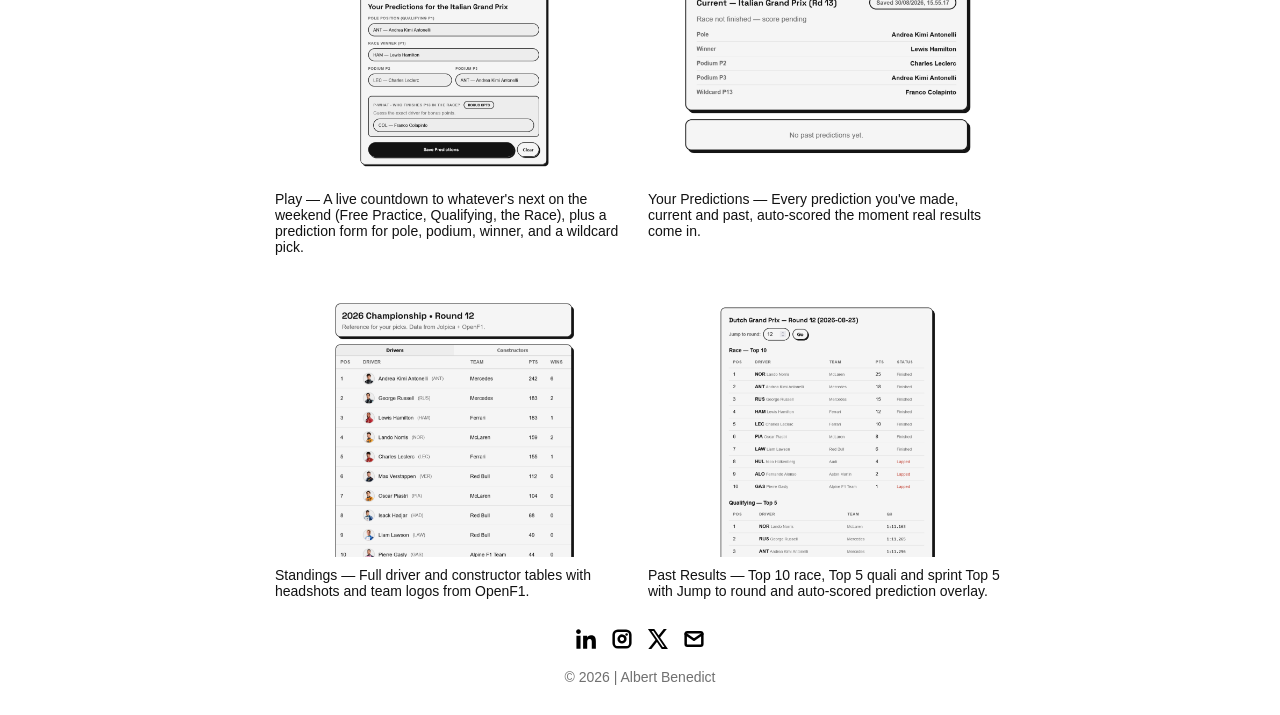
<file: project-pages/f1-prediction.html>
<!DOCTYPE html>
<html lang="en">

<head>
    <meta charset="utf-8">
    <script>
        (function () {
            var savedTheme = localStorage.getItem('theme');
            var prefersDark = window.matchMedia('(prefers-color-scheme: dark)').matches;
            document.documentElement.setAttribute('data-theme', savedTheme || (prefersDark ? 'dark' : 'light'));
        })();
    </script>
    <link rel="icon" href="../assets/images/favicon.png" />
    <title>F1 Weekend Predictor | Albert Benedict</title>
    <meta name="description"
        content="Pick pole, winner, podium, sprint and wildcard for each F1 weekend and auto-score vs live results. Vanilla HTML/CSS/JS, Jolpica + OpenF1, cached via localStorage.">
    <meta name="viewport" content="width=device-width, initial-scale=1" />
    <link rel="stylesheet" href="../css/layout.css">
    <link rel="stylesheet" href="../css/typography.css">
    <link rel="stylesheet" href="../css/utilities.css">
    <script defer src="../js/script.js"></script>
</head>

<body>
    <div class="navbar">
        <a class="nav-title-link" href="../index.html"><span class="nav-title">Albert Benedict</span></a>
        <div class="nav-right">
            <a class="button" href="mailto:albert.b.rustandi@icloud.com"><span class="button-text">Contact Me</span></a>
            <label class="theme-toggle" for="theme-switch" title="Toggle dark mode">
                <input type="checkbox" id="theme-switch"><span class="toggle-track"><span
                        class="toggle-thumb"></span></span>
            </label>
        </div>
    </div>

    <div id="main-content">
        <div id="project-header">
            <div class="main-title">F1 Weekend Predictor</div>
            <div class="body-text">A vanilla HTML/CSS/JS prediction game for Formula 1 weekends. Pick pole, podium,
                winner and a wildcard for each Grand Prix and see how you score once results are in — static site, no
                backend.</div>
            <div class="project-header-image-wrapper">
                <img class="project-header-image light-image" src="../assets/images/f1-predict/predict-blank-light.png"
                    alt="F1 Predictor light">
                <img class="project-header-image dark-image" src="../assets/images/f1-predict/predict-blank-dark.png"
                    alt="F1 Predictor dark">
            </div>
            <div class="project-links"><a class="button" href="https://albertbenedict.github.io/f1-prediction/"
                    target="_blank"><span class="button-text">Open Live
                        Demo</span><img src="../assets/icons/arrow-right.svg" class="right-arrow-icon"></a> <a
                    class="button" href="https://github.com/albertbenedict/f1-prediction" target="_blank"><span
                        class="button-text">View
                        Code</span></a></div>
        </div>

        <div id="project-details">
            <div class="subheader-text">Project Details / Background</div>
            <div class="project-details-content">
                <div class="body-text">There is this F1 content creator on Youtube who has this segment where they try
                    and predict the result of the upcoming F1 Grand Prix. They also have this kind of mini championship
                    amongst themselves where who predicted better gets more points. So I thought of making it into a
                    simple app that can fetch the real F1 result while also calculating your prediction score.</div>
                <div class="body-text"><strong>Tech:</strong> HTML (tabs: Play / Your Predictions / Standings / Past
                    Results), CSS (vars <code>--bg-color / --surface / --border-color</code> +
                    <code>Space Grotesk</code>), vanilla JS (<code>index.html + style.css + script.js</code>, no build).
                    Data from <a href="https://github.com/jolpica/jolpica-f1">Jolpica Ergast</a> (schedule, standings,
                    race/qualifying/sprint results) + <a href="https://openf1.org/">OpenF1</a> (sessions, driver
                    headshots/team colours, team logos with overrides for HAD/LIN/TSU/BOT/PER) — cached in
                    <code>localStorage</code> (<code>cache:*</code> with TTLs per type: standings 15m, schedule 1h,
                    results 10m, sessions 5m, media 6h) so GitHub Pages stays functional without a server. Stale cache
                    is served on fetch failure. Predictions stored as <code>f1predict:{season}:{round}</code> and
                    auto-scored post-race.
                </div>
                <div class="body-text"><strong>Scoring:</strong> Pole 5, Win 10, Podium exact 5 / wrong slot 2, Wildcard
                    8, Sprint Pole 3 / Sprint Win 5 — adjustable in <code>script.js:SCORING</code>. Duplicate check on
                    Winner/P2/P3 (pole may overlap).</div>
                <div class="body-text"><strong>What I learned:</strong> Countdown can't just count to the race — it has
                    to walk the whole weekend. I fetch OpenF1 <code>sessions?year=</code> and fall back to Jolpica dates
                    via <code>buildFallbackSessions()</code> if OpenF1 is down, then render
                    <code>Next: FP2 / Now: FP3 / LIVE</code> with <code>getTimeLeft()</code> ticking every second.
                    Biggest gotcha was data freshness on a static host — hence TTL'd cache + serving stale on failure —
                    and mapping 22 drivers (2026 grid) with fallback initials/logos when <code>media.formula1.com</code>
                    404s.
                </div>
                <div class="body-text"><strong>Next:</strong> Shareable prediction card, round-to-round points chart,
                    and optional PWA offline cache for schedule/standings.</div>
            </div>
        </div>

        <div id="project-gallery">
            <div class="subheader-text">Features</div>
            <div class="project-gallery-content">
                <div class="gallery-image-container half-width">
                    <div class="gallery-image-wrapper">
                        <img src="../assets/images/f1-predict/full-predict-light.png" class="gallery-image light-image"
                            alt="Play tab light">
                        <img src="../assets/images/f1-predict/full-predict-dark.png" class="gallery-image dark-image"
                            alt="Play tab dark">
                    </div>
                    <span class="image-caption">Play — A live countdown to whatever's next on the weekend (Free
                        Practice, Qualifying, the Race), plus a prediction form for pole, podium, winner, and a wildcard
                        pick.</span>
                </div>
                <div class="gallery-image-container half-width">
                    <div class="gallery-image-wrapper">
                        <img src="../assets/images/f1-predict/prediction-light.png" class="gallery-image light-image"
                            alt="Predictions tab light">
                        <img src="../assets/images/f1-predict/prediction-dark.png" class="gallery-image dark-image"
                            alt="Predictions tab dark">
                    </div>
                    <span class="image-caption">Your Predictions — Every prediction you've made, current and past,
                        auto-scored the moment real results come in.</span>
                </div>
                <div class="gallery-image-container half-width">
                    <div class="gallery-image-wrapper">
                        <img src="../assets/images/f1-predict/standings-light.png" class="gallery-image light-image"
                            alt="Standings light">
                        <img src="../assets/images/f1-predict/standings-dark.png" class="gallery-image dark-image"
                            alt="Standings dark">
                    </div>
                    <span class="image-caption">Standings — Full driver and constructor tables with headshots and team
                        logos from OpenF1.</span>
                </div>
                <div class="gallery-image-container half-width">
                    <div class="gallery-image-wrapper">
                        <img src="../assets/images/f1-predict/results-light.png" class="gallery-image light-image"
                            alt="Results light">
                        <img src="../assets/images/f1-predict/results-dark.png" class="gallery-image dark-image"
                            alt="Results dark">
                    </div>
                    <span class="image-caption">Past Results — Top 10 race, Top 5 quali and sprint Top 5 with Jump to
                        round and auto-scored prediction overlay.</span>
                </div>
            </div>
        </div>
    </div>

    <div id="footer">
        <div class="footer-icons">
            <a class="icon-link" target="_blank" href="https://www.linkedin.com/in/albert-benedict-rustandi/"><img
                    src="../assets/icons/linkedin.svg" class="footer-icon" /></a>
            <a class="icon-link" target="_blank" href="https://www.instagram.com/albertbenedicttt/"><img
                    src="../assets/icons/instagram.svg" class="footer-icon" /></a>
            <a class="icon-link" target="_blank" href="https://x.com/albertbenedict_"><img src="../assets/icons/x.svg"
                    class="footer-icon" /></a>
            <a class="icon-link" href="mailto:albert.b.rustandi@icloud.com"><img src="../assets/icons/mail.svg"
                    class="footer-icon" /></a>
        </div>
        <div class="footer-copyright">© 2026 | Albert Benedict</div>
    </div>
</body>

</html>
</file>
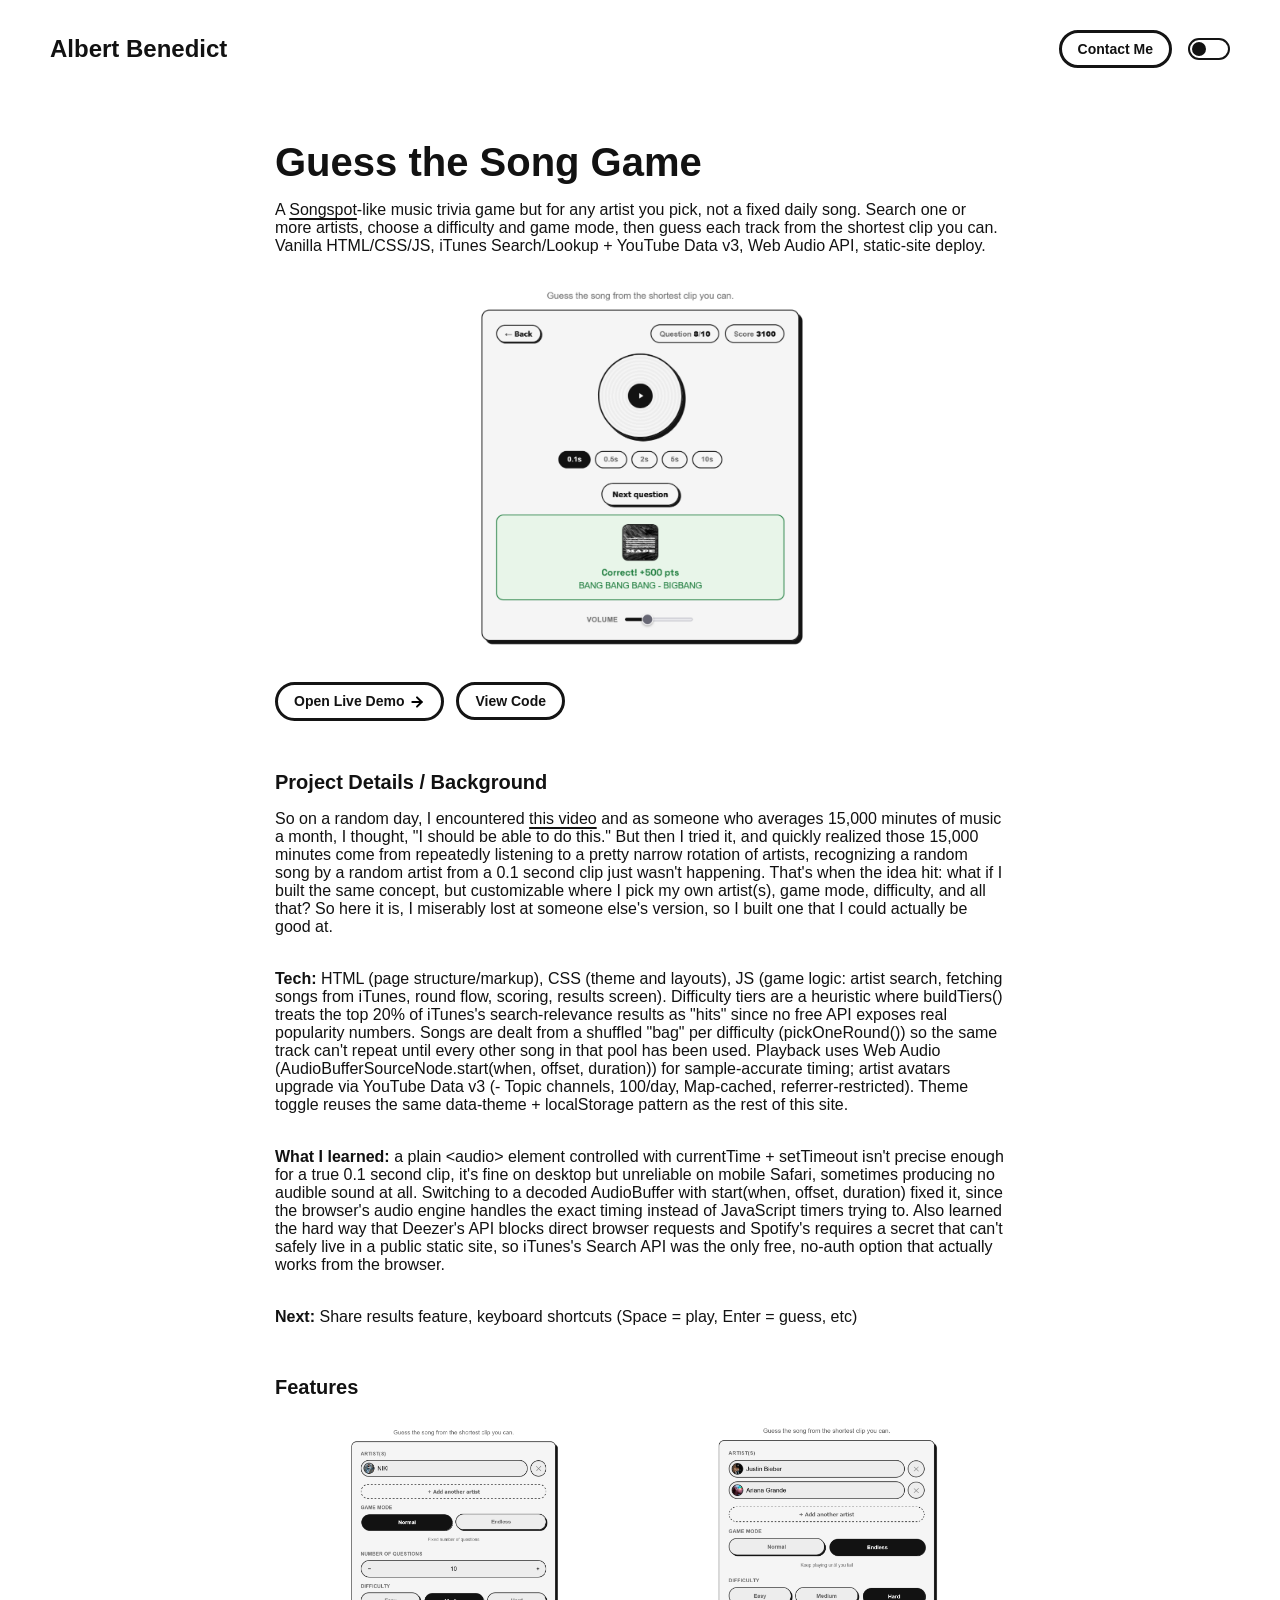
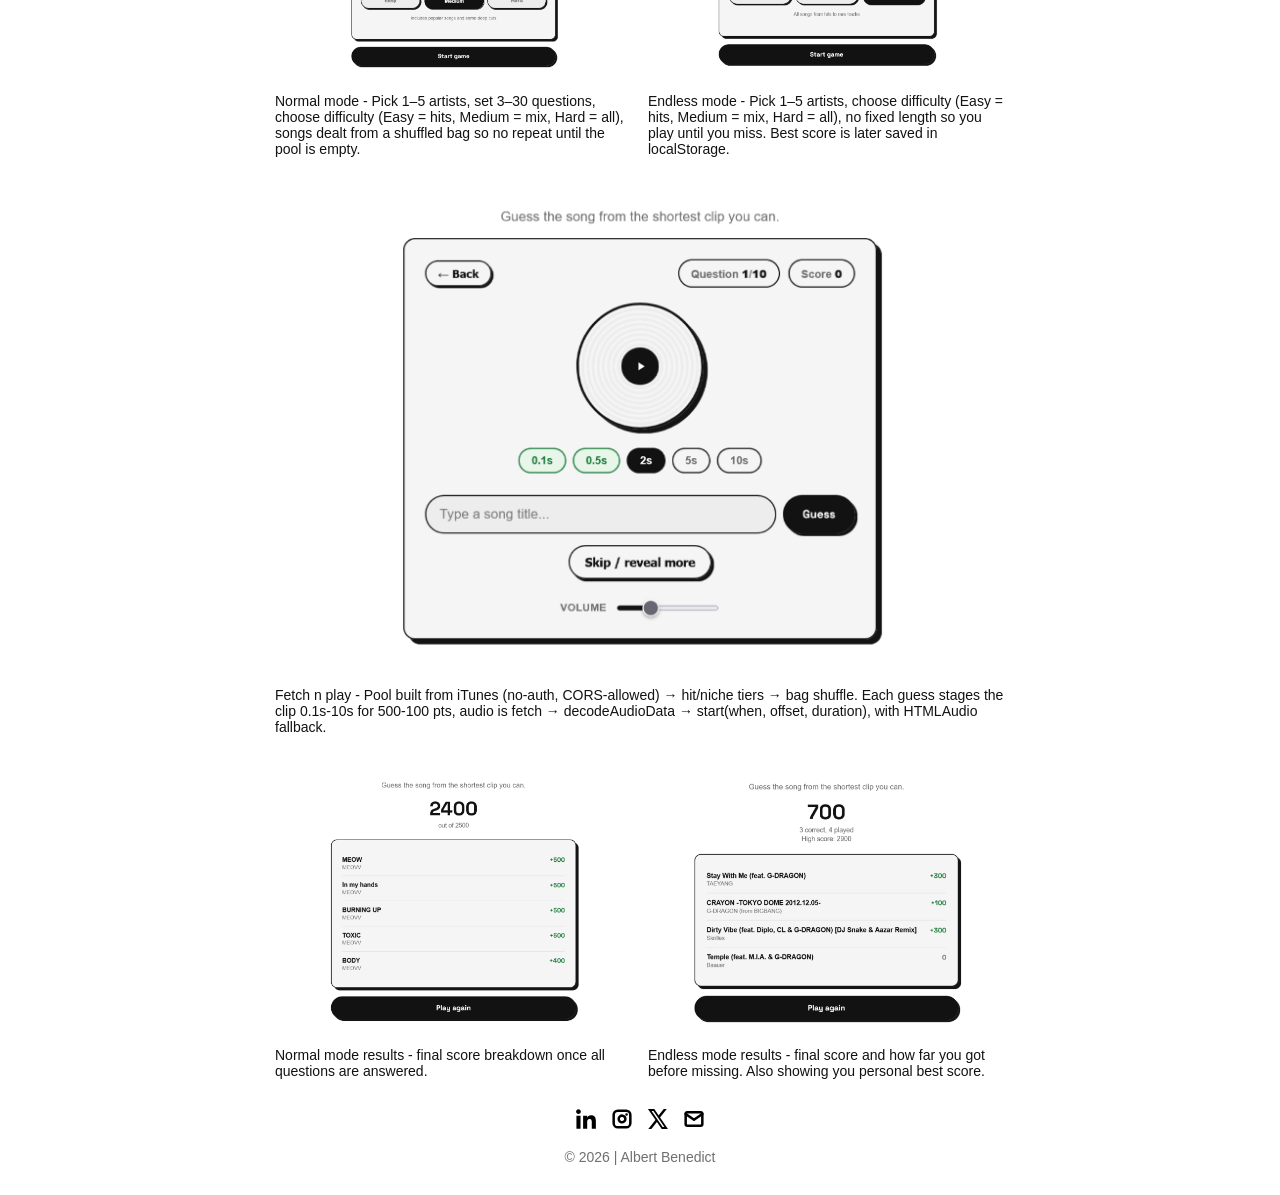
<file: project-pages/guess-song.html>
<!DOCTYPE html>
<html lang="en">

<head>
    <meta charset="utf-8">
    <script>
        (function () {
            var savedTheme = localStorage.getItem('theme');
            var prefersDark = window.matchMedia('(prefers-color-scheme: dark)').matches;
            document.documentElement.setAttribute('data-theme', savedTheme || (prefersDark ? 'dark' : 'light'));
        })();
    </script>
    <link rel="icon" href="../assets/images/favicon.png" />
    <title>Guess the Song | Albert Benedict</title>
    <meta name="description"
        content="Pick artist(s) and guess each track from the shortest clip you can (0.1s → 10s). Vanilla HTML/CSS/JS, iTunes Search + YouTube Data v3, Web Audio for sample-accurate playback.">
    <meta name="viewport" content="width=device-width, initial-scale=1" />
    <link rel="stylesheet" href="../css/layout.css">
    <link rel="stylesheet" href="../css/typography.css">
    <link rel="stylesheet" href="../css/utilities.css">
    <script defer src="../js/script.js"></script>
</head>

<body>
    <div class="navbar">
        <a class="nav-title-link" href="../index.html"><span class="nav-title">Albert Benedict</span></a>
        <div class="nav-right">
            <a class="button" href="mailto:albert.b.rustandi@icloud.com"><span class="button-text">Contact Me</span></a>
            <label class="theme-toggle" for="theme-switch" title="Toggle dark mode">
                <input type="checkbox" id="theme-switch"><span class="toggle-track"><span
                        class="toggle-thumb"></span></span>
            </label>
        </div>
    </div>

    <div id="main-content">
        <div id="project-header">
            <div class="main-title">Guess the Song Game</div>
            <div class="body-text">A <a href="https://songspot.net/">Songspot</a>-like music trivia game but for any
                artist you pick, not a fixed daily song. Search one or more artists, choose a difficulty and game mode,
                then guess each track from the shortest clip you can. Vanilla HTML/CSS/JS, iTunes Search/Lookup +
                YouTube Data v3, Web Audio API, static-site deploy.</div>
            <div class="project-header-image-wrapper">
                <img class="project-header-image light-image" src="../assets/images/guess-song-game/light-thumb.png"
                    alt="Guess the Song light">
                <img class="project-header-image dark-image" src="../assets/images/guess-song-game/dark-thumb.png"
                    alt="Guess the Song dark">
            </div>
            <div class="project-links"><a class="button" href="https://albertbenedict.github.io/guess-the-song/"
                    target="_blank"><span class="button-text">Open Live
                        Demo</span><img src="../assets/icons/arrow-right.svg" class="right-arrow-icon"></a> <a
                    class="button" href="https://github.com/albertbenedict/guess-the-song" target="_blank"><span
                        class="button-text">View
                        Code</span></a></div>
        </div>

        <div id="project-details">
            <div class="subheader-text">Project Details / Background</div>
            <div class="project-details-content">
                <div class="body-text">So on a random day, I encountered <a
                        href="https://www.youtube.com/watch?v=_FoiXZs4uyU">this
                        video</a> and as someone who averages 15,000 minutes of music a month, I
                    thought, "I should be able to do this." But then I tried it, and quickly realized those 15,000
                    minutes come from repeatedly listening to a pretty narrow rotation of artists, recognizing a random
                    song by a random artist from a 0.1 second clip just wasn't happening. That's when the idea hit:
                    what if I built the same concept, but customizable where I pick my own artist(s), game mode,
                    difficulty, and all that? So here it is, I miserably lost at someone else's version, so I built one
                    that I could actually be good at.</div>
                <div class="body-text"><strong>Tech:</strong> HTML (page structure/markup), CSS (theme and layouts), JS
                    (game logic: artist search, fetching songs from iTunes, round flow, scoring, results screen).
                    Difficulty tiers are a heuristic where buildTiers() treats the top 20% of iTunes's search-relevance
                    results as "hits" since no free API exposes real popularity numbers. Songs are dealt from a shuffled
                    "bag" per difficulty (pickOneRound()) so the same track can't repeat until every other song in that
                    pool has been used. Playback uses Web Audio (AudioBufferSourceNode.start(when, offset, duration))
                    for sample-accurate timing; artist avatars upgrade via YouTube Data v3 (- Topic channels, 100/day,
                    Map-cached, referrer-restricted). Theme toggle reuses the same data-theme + localStorage
                    pattern as the rest of this site.</div>
                <div class="body-text"><strong>What I learned:</strong> a plain &lt;audio&gt; element controlled with
                    currentTime + setTimeout isn't precise enough for a true 0.1 second clip, it's fine on desktop
                    but unreliable on mobile Safari, sometimes producing no audible sound at all. Switching to a decoded
                    AudioBuffer with start(when, offset, duration) fixed it, since the browser's audio engine
                    handles the exact timing instead of JavaScript timers trying to. Also learned the hard way that
                    Deezer's API blocks direct browser requests and Spotify's requires a secret that can't
                    safely live in a public static site, so iTunes's Search API was the only free, no-auth option that
                    actually works from the browser.</div>
                <div class="body-text"><strong>Next:</strong> Share results feature, keyboard shortcuts (Space = play,
                    Enter = guess, etc)</div>
            </div>
        </div>

        <div id="project-gallery">
            <div class="subheader-text">Features</div>
            <div class="project-gallery-content">
                <div class="gallery-image-container half-width">
                    <div class="gallery-image-wrapper">
                        <img src="../assets/images/guess-song-game/normal-light.png" class="gallery-image light-image"
                            alt="Normal mode light">
                        <img src="../assets/images/guess-song-game/normal-dark.png" class="gallery-image dark-image"
                            alt="Normal mode dark">
                    </div>
                    <span class="image-caption">Normal mode - Pick 1–5 artists, set 3–30 questions, choose difficulty
                        (Easy = hits, Medium = mix, Hard = all), songs dealt from a shuffled bag so no repeat until the
                        pool is empty.</span>
                </div>
                <div class="gallery-image-container half-width">
                    <div class="gallery-image-wrapper">
                        <img src="../assets/images/guess-song-game/endless-light.png" class="gallery-image light-image"
                            alt="Endless mode light">
                        <img src="../assets/images/guess-song-game/endless-dark.png" class="gallery-image dark-image"
                            alt="Endless mode dark">
                    </div>
                    <span class="image-caption">Endless mode - Pick 1–5 artists, choose difficulty (Easy = hits, Medium
                        = mix, Hard = all), no fixed length so you play until you miss. Best score is later saved in
                        localStorage.</span>
                </div>
                <div class="gallery-image-container">
                    <div class="gallery-image-wrapper">
                        <img src="../assets/images/guess-song-game/play-light.png" class="gallery-image light-image"
                            alt="Responsive light">
                        <img src="../assets/images/guess-song-game/play-dark.png" class="gallery-image dark-image"
                            alt="Responsive dark">
                    </div>
                    <span class="image-caption">Fetch n play - Pool built from iTunes (no-auth, CORS-allowed) →
                        hit/niche tiers → bag shuffle. Each guess stages the clip 0.1s-10s for 500-100 pts, audio is
                        fetch → decodeAudioData → start(when, offset, duration), with HTMLAudio fallback.</span>
                </div>
                <div class="gallery-image-container half-width">
                    <div class="gallery-image-wrapper">
                        <img src="../assets/images/guess-song-game/normal-result-light.png"
                            class="gallery-image light-image" alt="Feature light">
                        <img src="../assets/images/guess-song-game/normal-result-dark.png"
                            class="gallery-image dark-image" alt="Feature dark">
                    </div>
                    <span class="image-caption">Normal mode results - final score breakdown once all questions are
                        answered.</span>
                </div>
                <div class="gallery-image-container half-width">
                    <div class="gallery-image-wrapper">
                        <img src="../assets/images/guess-song-game/endless-result-light.png"
                            class="gallery-image light-image" alt="Feature light">
                        <img src="../assets/images/guess-song-game/endless-result-dark.png"
                            class="gallery-image dark-image" alt="Feature dark">
                    </div>
                    <span class="image-caption">Endless mode results - final score and how far you got before missing.
                        Also showing you personal best score.</span>
                </div>
            </div>
        </div>
    </div>

    <div id="footer">
        <div class="footer-icons">
            <a class="icon-link" target="_blank" href="https://www.linkedin.com/in/albert-benedict-rustandi/"><img
                    src="../assets/icons/linkedin.svg" class="footer-icon" /></a>
            <a class="icon-link" target="_blank" href="https://www.instagram.com/albertbenedicttt/"><img
                    src="../assets/icons/instagram.svg" class="footer-icon" /></a>
            <a class="icon-link" target="_blank" href="https://x.com/albertbenedict_"><img src="../assets/icons/x.svg"
                    class="footer-icon" /></a>
            <a class="icon-link" href="mailto:albert.b.rustandi@icloud.com"><img src="../assets/icons/mail.svg"
                    class="footer-icon" /></a>
        </div>
        <div class="footer-copyright">© 2026 | Albert Benedict</div>
    </div>
</body>

</html>
</file>
<file: css/layout.css>
* {
  box-sizing: border-box;
}

html {
  text-size-adjust: none;
  -webkit-text-size-adjust: none;
  -moz-text-size-adjust: none;
  -ms-text-size-adjust: none;
}

body {
  margin: 0;
  -webkit-font-smoothing: antialiased;
  -moz-osx-font-smoothing: grayscale;
}




/* Main Page Layout */

#main-content {
  margin: 120px 425px;
  display: flex;
  flex-direction: column;
  gap: 50px;
}

#main-content:has(#project-header) {
  margin: 120px 425px 0 425px;
}




/* Portfolio Header */

#portfolio-header {
  display: flex;
  gap: 20px;
  align-items: center;
}

#portfolio-header-image-container {
  display: flex;
  flex-direction: column;
  gap: 10px;
  flex-basis: 50%;
}

.portfolio-header-image {
  width: 85%;
  height: auto;
}

#portfolio-header-text-container {
  display: flex;
  flex-direction: column;
  gap: 20px;
  flex-basis: 50%;
}

.header-text {
  display: flex;
  flex-direction: column;
  gap: 8px;
}


/* About Section */

#about-section {
  display: flex;
  flex-direction: column;
  gap: 16px;
}

.about-section-content {
  display: flex;
  flex-direction: column;
  gap: 34px;
}




/* Project Section */

#my-work-section,
#creative-work-section {
  display: flex;
  flex-direction: column;
  gap: 16px;
}

.projects-container {
  display: flex;
  gap: 34px 16px;
  flex-wrap: wrap;
}

/* Extra projects hidden until "See More" expands the grid to 2 rows */
.project-card.extra-project {
  display: none;
}
.projects-container.show-all .project-card.extra-project {
  display: flex;
}

#see-more-projects {
  align-self: flex-end;
  cursor: pointer;
  margin-top: 8px;
}
#see-more-projects .right-arrow-icon {
  transform: rotate(90deg);
  transition: transform 0.25s ease;
}
#see-more-projects[aria-expanded="true"] .right-arrow-icon {
  transform: rotate(270deg);
}

/* Project Cards */
.project-card {
  max-width: calc((100% - 32px) / 3);
  display: flex;
  flex-direction: column;
  gap: 34px;
}

.project-card-text-container {
  flex-direction: column;
  display: flex;
  gap: 16px;
}

.project-image {
  width: 100%;
  height: 200px;
  object-fit: cover;
  object-position: center;
}


/* Education & Skills Section */
#education-skills-section {
  display: flex;
  gap: 34px;
}

.info-section {
  flex: 1;
  display: flex;
  flex-direction: column;
  gap: 28px;
}

.info-section-content {
  display: flex;
  flex-direction: column;
  gap: 8px;
}

.education-details {
  display: flex;
  flex-direction: column;
  gap: 4px;
}

.project-image-wrapper {
  position: relative;
  width: 100%;
  height: 200px;
  overflow: hidden;
}

.project-image-wrapper .project-image {
  position: absolute;
  inset: 0;
  width: 100%;
  height: 200px;
  transition: opacity 0.25s ease;
}

.light-image {
  opacity: 1;
}

.dark-image {
  opacity: 0;
}

[data-theme="dark"] .light-image {
  opacity: 0;
}

[data-theme="dark"] .dark-image {
  opacity: 1;
}

/* Project header image — theme toggle with fade (synced to body 0.25s) */
.project-header-image-wrapper {
  display: grid;
  width: 100%;
}
.project-header-image-wrapper .project-header-image {
  grid-area: 1 / 1;
  width: 100%;
  height: auto;
  display: block;
  transition: opacity 0.25s ease;
}
.project-header-image-wrapper .light-image { opacity: 1; }
.project-header-image-wrapper .dark-image { opacity: 0; }
[data-theme="dark"] .project-header-image-wrapper .light-image { opacity: 0; }
[data-theme="dark"] .project-header-image-wrapper .dark-image { opacity: 1; }

/* Phone screenshots — cap at native width so they never upscale/blur */
.project-header-image-wrapper.phone,
.gallery-image-wrapper.phone {
  max-width: 360px;
  margin-left: auto;
  margin-right: auto;
}

/* Project Pages */

#project-header {
  display: flex;
  flex-direction: column;
  gap: 16px;
}

.project-header-image {
  width: 100%;
  height: auto;
}

.project-links {
  display: flex;
  gap: 12px;
  flex-wrap: wrap;
  align-items: center;
}

#project-details {
  display: flex;
  flex-direction: column;
  gap: 16px;
}

.project-details-content {
  display: flex;
  flex-direction: column;
  gap: 34px;
}

.project-details-content.blog-content {
  gap: 24px;
}

/* Project Gallery */

#project-gallery {
  display: flex;
  flex-direction: column;
  gap: 16px;
}

.project-gallery-content {
  display: flex;
  flex-wrap: wrap;
  gap: 34px 16px;
}

.gallery-image-container {
  width: 100%;
  display: flex;
  flex-direction: column;
  gap: 10px;
}

.gallery-image-container.half-width {
  width: calc((100% - 16px) / 2);
}

.gallery-image {
  width: 100%;
  height: auto;
}


.gallery-image-container.half-width .gallery-image-wrapper {
  aspect-ratio: 4 / 3;
  overflow: hidden;
}
.gallery-image-container.half-width .gallery-image {
  height: 100%;
  object-fit: cover;
  object-position: center;
}

.gallery-image-wrapper {
  display: grid;
  width: 100%;
}
.gallery-image-wrapper .gallery-image {
  grid-area: 1 / 1;
  width: 100%;
  height: auto;
  transition: opacity 0.25s ease;
}
.gallery-image-wrapper .light-image { opacity: 1; }
.gallery-image-wrapper .dark-image { opacity: 0; }
[data-theme="dark"] .gallery-image-wrapper .light-image { opacity: 0; }
[data-theme="dark"] .gallery-image-wrapper .dark-image { opacity: 1; }


/* Extra extra large devices (1600px and below) */
@media only screen and (max-width: 1600px) {
  #main-content {
    margin: 195px 275px;
  }

  #main-content:has(#project-header) {
    margin: 140px 275px 0 275px;
  }
}

/* Extra large devices (large laptops and desktops, 1200px and below) */
@media only screen and (max-width: 1200px) {
  #main-content {
    margin: 195px 175px;
  }

  #main-content:has(#project-header) {
    margin: 140px 175px 0 175px;
  }
}

/* Large devices (laptops/desktops, 1000px and below) */
@media only screen and (max-width: 1000px) {
  #main-content {
    margin: 195px 75px;
  }

  #main-content:has(#project-header) {
    margin: 140px 75px 0 75px;
  }
}

/* Small devices (portrait tablets and large phones, 800px and below) */
@media only screen and (max-width: 800px) {
  #main-content {
    margin: 120px 50px;
  }

  #main-content:has(#project-header) {
    margin: 90px 50px 0 50px;
  }

  #portfolio-header {
    flex-direction: column;
  }

  .project-card {
    max-width: calc((100% - 16px) / 2);
  }
}

/* Small devices (portrait tablets and large phones, 600px and below) */
@media only screen and (max-width: 600px) {
  #main-content {
    margin: 95px 20px;
  }

  #main-content:has(#project-header) {
    margin: 70px 20px 0 20px;
  }

  .project-card {
    max-width: 100%;
  }

  #education-skills-section {
    flex-direction: column;
  }
}
</file>
<file: css/typography.css>
body {
  font-family: "Helvetica Neue", Helvetica, Arial, sans-serif;
}

.nav-title {
  font-weight: 700;
  font-size: 24px;
}

.button-text {
  font-size: 14px;
  font-weight: 700;
}

.image-caption {
  font-size: 14px;
  font-weight: 500;
}

.main-title {
  font-size: 40px;
  font-weight: 700;
}

.subheader-text {
  font-size: 20px;
  font-weight: 700;
}

.body-text {
  font-size: 16px;
  font-weight: 500;
}

.project-card-text {
  overflow: hidden;
  text-overflow: ellipsis;
  display: -webkit-box;
  -webkit-line-clamp: 4;
  -webkit-box-orient: vertical;
}

.project-title {
  overflow: hidden;
  text-overflow: ellipsis;
  display: -webkit-box;
  -webkit-line-clamp: 2;
  -webkit-box-orient: vertical;
}

.detail-text {
  font-weight: 400;
  opacity: 0.8;
}

.info-label {
  font-weight: 700;
}

.body-text a {
  color: var(--text-color);
  text-decoration: underline;
  text-underline-offset: 3px;
  text-decoration-thickness: 1.5px;
}
.body-text a:hover {
  opacity: 0.7;
}
</file>
<file: css/utilities.css>
/* Theme Variables */

:root {
  --bg-color: #ffffff;
  --text-color: #121212;
  --border-color: #141414;
}

[data-theme="dark"] {
  --bg-color: #1f1f1f;
  --text-color: #f2f2f2;
  --border-color: #f2f2f2;
}

body {
  background-color: var(--bg-color);
  color: var(--text-color);
  transition: background-color 0.25s ease, color 0.25s ease;
}


/* Icons */

.right-arrow-icon {
  width: 16px;
  height: 16px;
  margin-top: 1px;
}

.footer-icon {
  width: 20px;
  height: 20px;
}

a.icon-link {
  transition: transform 200ms ease-in-out;
}

a.icon-link:hover {
  cursor: pointer;
  stroke-width: 5;
  margin: 0;
  transform: rotate(15deg);
}

/* Icons are black-stroke SVGs loaded via <img>, so currentColor can't
   pick up the page theme -- invert them instead when in dark mode */
[data-theme="dark"] .footer-icon,
[data-theme="dark"] .right-arrow-icon {
  filter: invert(1);
}


/* Navbar Styling */

.navbar {
  width: 100%;
  padding: 30px 50px;
  display: flex;
  justify-content: space-between;
  align-items: center;
  position: fixed;
  top: 0;
  left: 0;
}

.nav-title-link {
  color: var(--text-color);
  text-decoration: none;
}

.nav-title-link:hover {
  text-decoration: underline;
}

.nav-right {
  display: flex;
  align-items: center;
  gap: 16px;
}

/* Small devices (portrait tablets and large phones, 800px and below) */
@media only screen and (max-width: 800px) {
  .navbar {
    padding: 20px 20px;
    background-color: var(--bg-color);
  }
}


/* Button Styling */

a.button {
  padding: 8px 16px;
  border: 3px solid var(--border-color);
  border-radius: 50px;
  color: var(--text-color);
  text-decoration: none;
  width: fit-content;
  display: flex;
  gap: 5px;
  align-items: center;
}

a.button:hover {
  text-decoration: underline;
  text-decoration-thickness: 2px;
  cursor: pointer;
}


/* Theme Toggle Switch */

.theme-toggle {
  position: relative;
  display: inline-flex;
  align-items: center;
  cursor: pointer;
}

.theme-toggle input {
  position: absolute;
  opacity: 0;
  width: 0;
  height: 0;
}

.toggle-track {
  width: 42px;
  height: 22px;
  border: 2px solid var(--border-color);
  border-radius: 50px;
  position: relative;
  transition: border-color 0.25s ease;
}

.toggle-thumb {
  position: absolute;
  top: 2px;
  left: 2px;
  width: 14px;
  height: 14px;
  background-color: var(--text-color);
  border-radius: 50%;
  transition: transform 0.25s ease, background-color 0.25s ease;
}

.theme-toggle input:checked+.toggle-track .toggle-thumb {
  transform: translateX(20px);
}


/* Footer Styling */

#footer {
  width: 100%;
  display: flex;
  flex-direction: column;
  padding: 30px 50px;
  justify-content: center;
  align-items: center;
  gap: 16px;
}

.footer-icons {
  display: flex;
  align-items: center;
  gap: 16px;
}

.footer-copyright {
  font-size: 14px;
  color: var(--text-color);
  opacity: 0.6;
}

/* Link Styling */
a.no-underline {
  text-decoration: none;
  color: var(--text-color);
}

a.no-underline:hover {
  text-decoration: underline;
  cursor: pointer;
}

/* Small devices (portrait tablets and large phones, 800px and below) */
@media only screen and (max-width: 800px) {
  #footer {
    padding: 20px 20px;
  }
}
</file>
